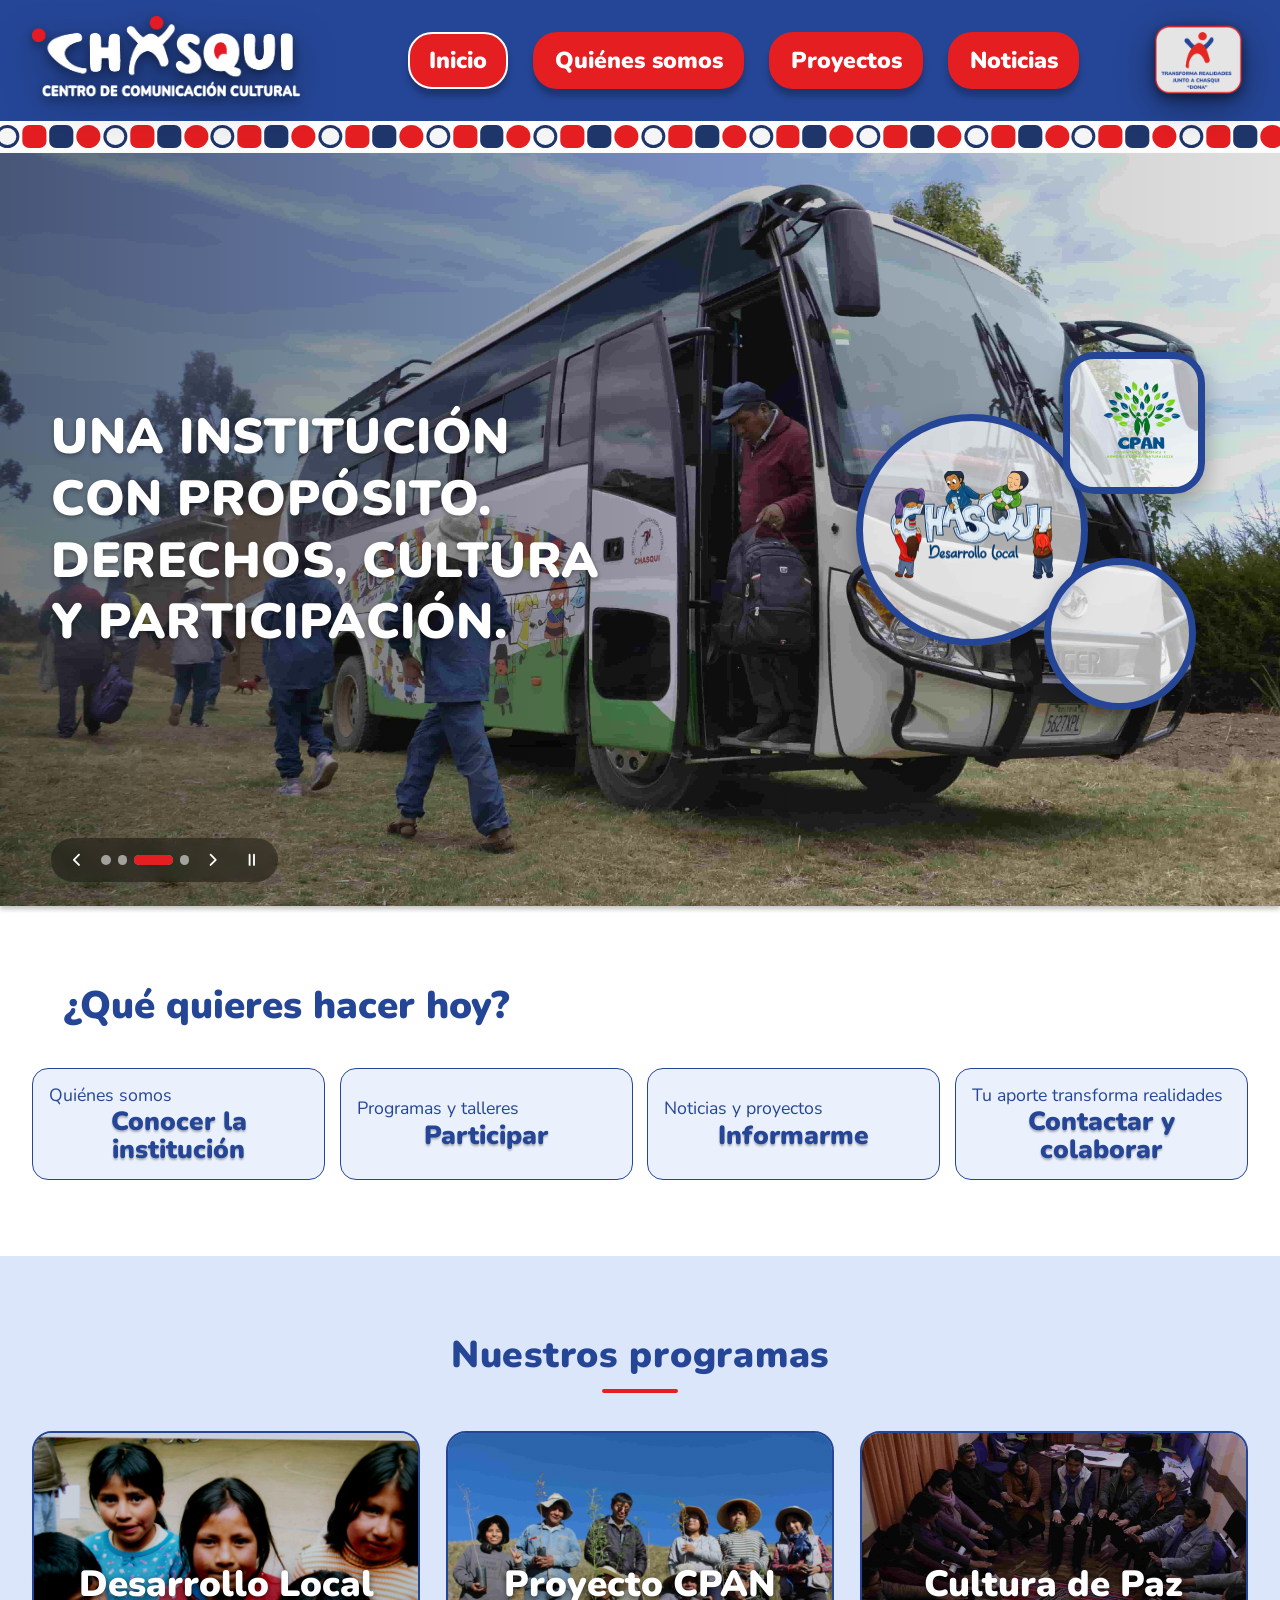
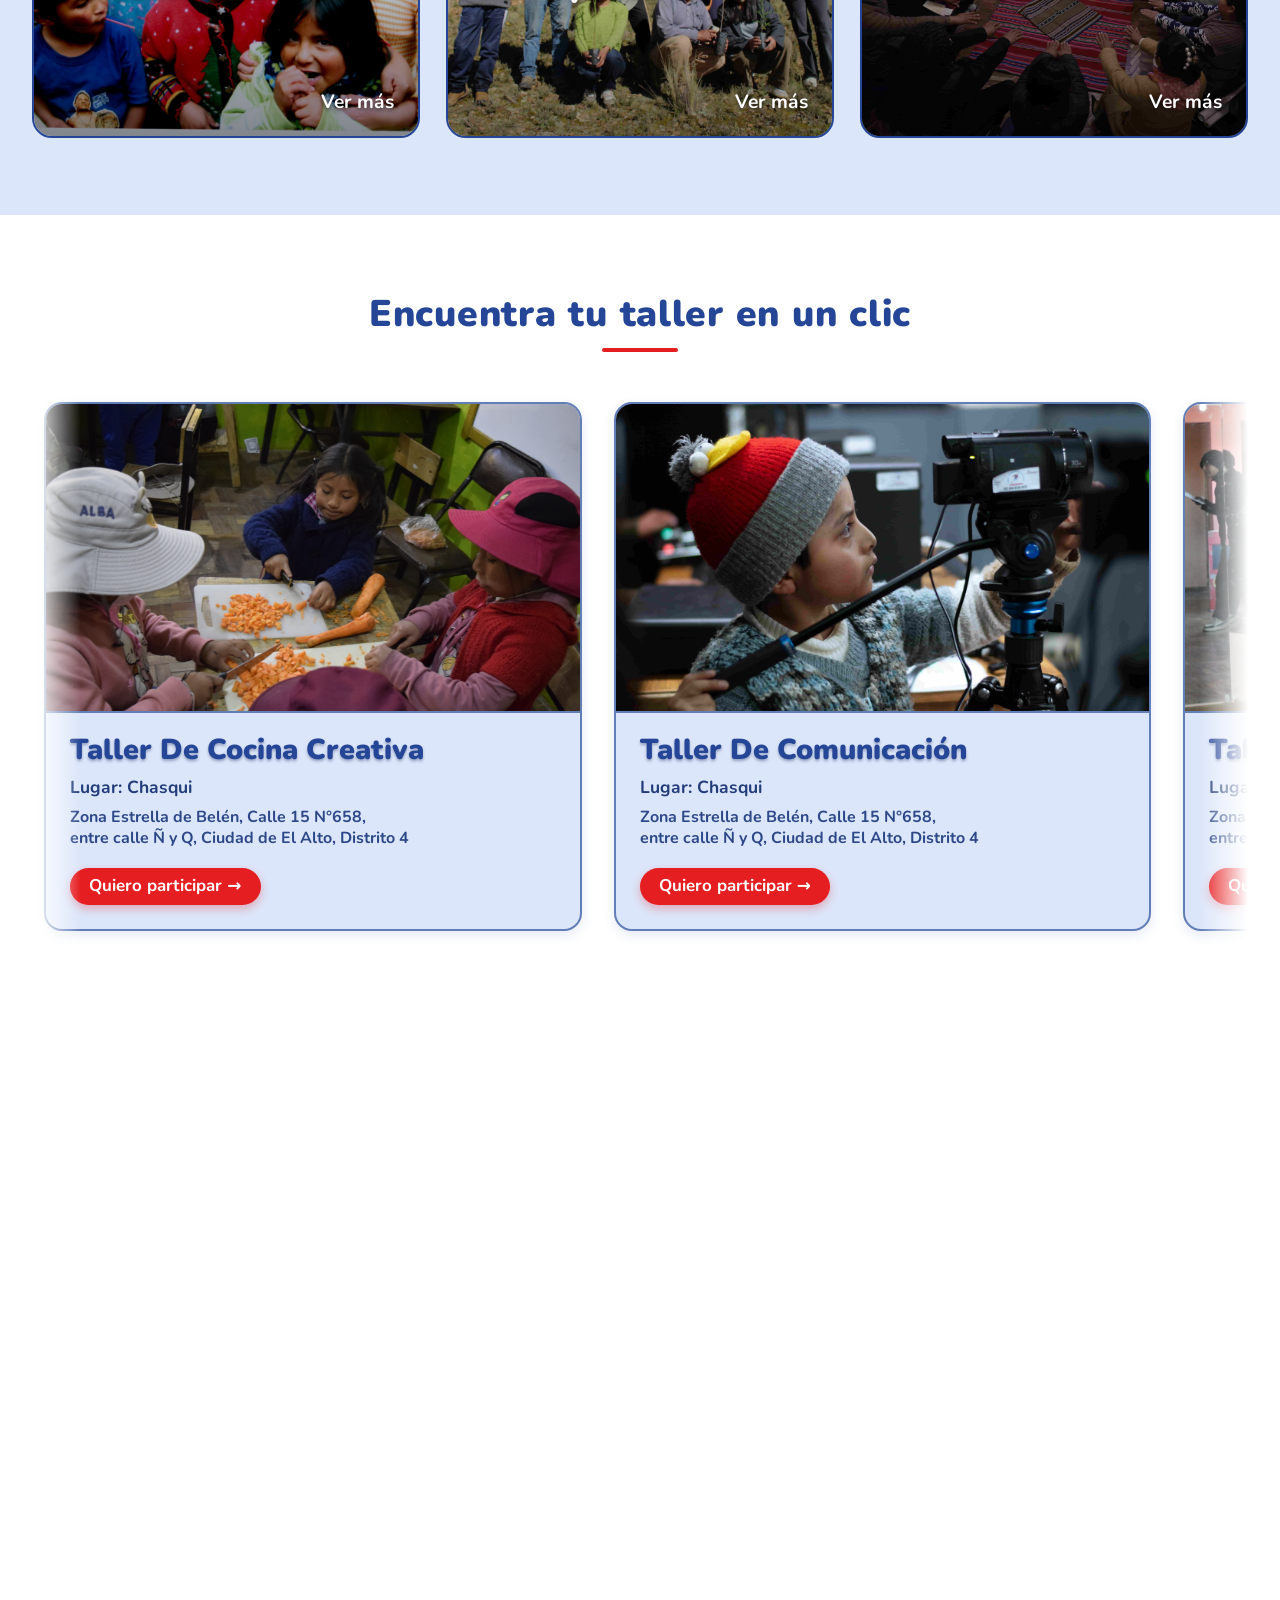
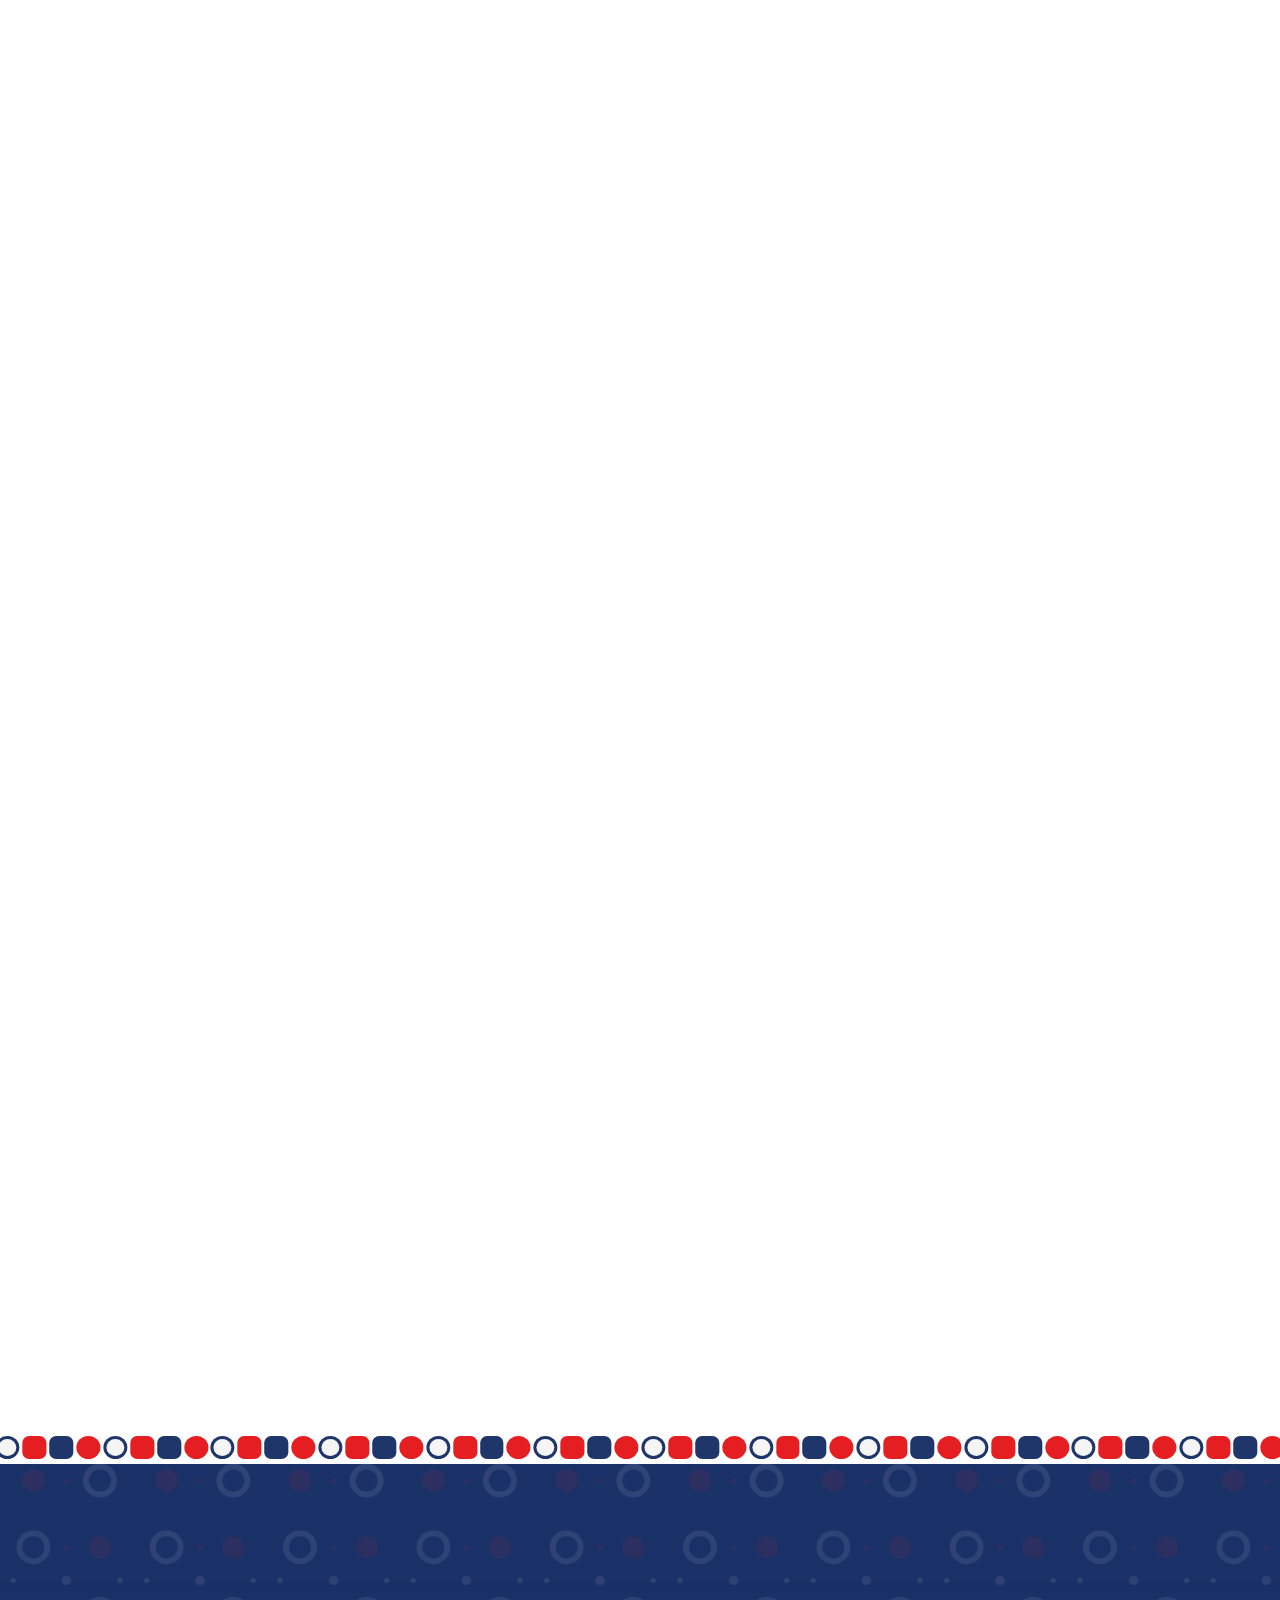
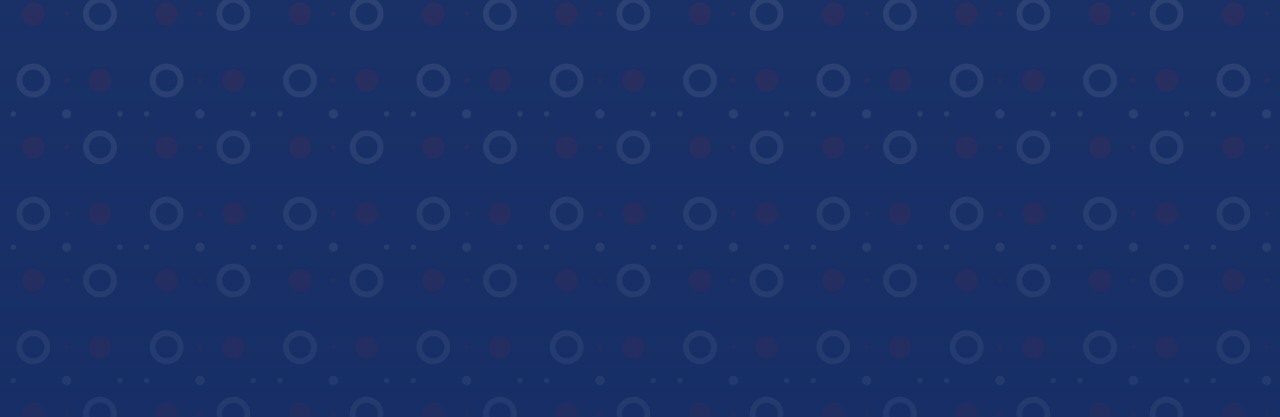
<file: index.html>
<!DOCTYPE html>
<html lang="es">

<head>
  <meta charset="UTF-8">
  <meta name="viewport" content="width=device-width, initial-scale=1.0">

  <title>Chasqui | Centro de Comunicación Cultural</title>
  <meta name="description"
    content="Conoce el trabajo del Centro de Comunicación Cultural Chasqui, sus programas, proyectos y talleres.">
  <meta name="theme-color" content="#254697">

  <!-- Vista previa al compartir el enlace (agrega og:url y og:image con la URL final al publicar) -->
  <meta property="og:type" content="website">
  <meta property="og:locale" content="es_BO">
  <meta property="og:title" content="Chasqui | Centro de Comunicación Cultural">
  <meta property="og:description"
    content="Programas, proyectos y talleres del Centro de Comunicación Cultural Chasqui.">

  <!-- Activa los estilos de animación solo si hay JavaScript (sin JS el contenido siempre se ve) -->
  <script>document.documentElement.classList.add("js");</script>

  <link rel="preconnect" href="https://fonts.googleapis.com">
  <link rel="preconnect" href="https://fonts.gstatic.com" crossorigin>
  <link href="https://fonts.googleapis.com/css2?family=Nunito:wght@400;600;700;800;900&display=swap" rel="stylesheet">

  <!-- La imagen del hero se pide antes para que cargue más rápido -->
  <link rel="preload" as="image" href="assets/images/hero-chasqui.jpg" fetchpriority="high">

  <link rel="stylesheet" href="css/variables.css">
  <link rel="stylesheet" href="css/styles.css">

  <script src="js/main.js" defer></script>
</head>

<body>

  <a class="skip-link" href="#contenido-principal">Saltar al contenido</a>

  <header class="site-header" id="inicio">
    <div class="header-container">

      <a class="site-header__brand" href="#inicio" aria-label="Chasqui - Ir al inicio">
        <img class="site-header__logo" src="assets/images/logo-chasqui.png"
          alt="Centro de Comunicación Cultural Chasqui" width="350" height="110">
      </a>

      <button class="menu-toggle" type="button" aria-label="Abrir menú de navegación"
        aria-controls="primary-navigation" aria-expanded="false">
        <span class="menu-toggle__line"></span>
        <span class="menu-toggle__line"></span>
        <span class="menu-toggle__line"></span>
      </button>

      <nav class="site-header__navigation" id="primary-navigation" aria-label="Navegación principal">
        <a class="site-header__link" href="#inicio" aria-current="page">Inicio</a>
        <a class="site-header__link" href="quienes-somos.html">Quiénes somos</a>
        <a class="site-header__link" href="programas.html">Proyectos</a>
        <a class="site-header__link" href="noticias.html">Noticias</a>
      </nav>

      <!-- Botón Dona: lleva al código QR de la página Colaborar -->
      <a class="site-header__donate" href="colaborar.html#qr">
        <img src="assets/images/donar.png" alt="Transforma realidades junto a Chasqui: dona" width="400"
          height="311">
      </a>

    </div>
  </header>

  <div class="pattern-divider" aria-hidden="true"></div>

  <main id="contenido-principal">

    <!-- HERO (slider de 4 imágenes) -->
    <section class="hero" id="presentacion" aria-labelledby="hero-title">
      <div class="hero__slide">

        <!-- Imágenes de fondo: la que tiene "is-active" es la primera en mostrarse.
             Cambia los nombres de archivo por los de tus 4 imágenes.
             Opcional: style="--focus: 50% 20%" mueve el encuadre de esa imagen. -->
        <img class="hero__background is-active" src="assets/images/hero-chasqui.jpg" alt="" width="1920"
          height="1080" fetchpriority="high" decoding="async">
        <img class="hero__background" src="assets/images/49.jpg" alt="" width="1920" height="1080"
          loading="lazy" decoding="async">
        <img class="hero__background" src="assets/images/51.jpg" alt="" width="1920" height="1080"
          loading="lazy" decoding="async">
        <img class="hero__background" src="assets/images/53.jpg" alt="" width="1920" height="1080"
          loading="lazy" decoding="async">

        <div class="hero__overlay" aria-hidden="true"></div>

        <div class="hero__content">
          <h1 class="hero__title" id="hero-title">
            UNA INSTITUCIÓN CON PROPÓSITO. DERECHOS, CULTURA Y PARTICIPACIÓN.
          </h1>
        </div>

        <div class="hero__logos" role="group" aria-label="Programas institucionales">

          <a class="hero__logo" data-slot="0" href="#programas" aria-label="Conoce Desarrollo Local">
            <img src="assets/images/logo-desarrollo-local.png" alt="Chasqui Desarrollo Local" width="300"
              height="300" decoding="async">
          </a>

          <a class="hero__logo" data-slot="1" href="#programas" aria-label="Conoce CPAN">
            <img src="assets/images/logo-cpan.png" alt="CPAN" width="200" height="200" decoding="async">
          </a>

          <a class="hero__logo" data-slot="2" href="#programas" aria-label="Conoce el programa cultural">
            <img src="assets/images/logo-cultural.png" alt="Ilustración del programa cultural de Chasqui"
              width="200" height="200" decoding="async">
          </a>

        </div>

        <!-- Los controles (flechas, puntos y pausa) los crea js/main.js -->

      </div>
    </section>


    <!-- ACCESOS RÁPIDOS -->
    <section class="quick-access section" aria-labelledby="quick-access-title">
      <div class="container">

        <h2 class="quick-access__title" id="quick-access-title" data-reveal>
          ¿Qué quieres hacer hoy?
        </h2>

        <div class="quick-access__grid" data-stagger>

          <a class="quick-card" href="quienes-somos.html">
            <span class="quick-card__description">Quiénes somos</span>
            <span class="quick-card__title">Conocer la institución</span>
          </a>

          <a class="quick-card" href="#talleres">
            <span class="quick-card__description">Programas y talleres</span>
            <span class="quick-card__title">Participar</span>
          </a>

          <a class="quick-card" href="noticias.html">
            <span class="quick-card__description">Noticias y proyectos</span>
            <span class="quick-card__title">Informarme</span>
          </a>

          <a class="quick-card" href="colaborar.html">
            <span class="quick-card__description">Tu aporte transforma realidades</span>
            <span class="quick-card__title">Contactar y colaborar</span>
          </a>

        </div>

      </div>
    </section>


    <!-- PROGRAMAS -->
    <section class="programs section" id="programas" aria-labelledby="programs-title">
      <div class="container">

        <h2 class="section-title" id="programs-title" data-reveal>Nuestros programas</h2>

        <div class="programs__grid" data-stagger="zoom">

          <article class="program-card">
            <img class="program-card__background" src="assets/images/31.jpg" alt="" width="800" height="600"
              loading="lazy">
            <h3 class="program-card__title">Desarrollo Local</h3>
            <a class="program-card__link" href="programas.html#desarrollo-local"
              aria-label="Ver más sobre Desarrollo Local">Ver más</a>
          </article>

          <article class="program-card">
            <img class="program-card__background" src="assets/images/41.jpg" alt="" width="800" height="600"
              loading="lazy">
            <h3 class="program-card__title">Proyecto CPAN</h3>
            <a class="program-card__link" href="programas.html#proyecto-cpan"
              aria-label="Ver más sobre Proyecto CPAN">Ver más</a>
          </article>

          <article class="program-card">
            <img class="program-card__background" src="assets/images/47.jpg" alt="" width="800" height="600"
              loading="lazy">
            <h3 class="program-card__title">Cultura de Paz</h3>
            <a class="program-card__link" href="programas.html#cultura-paz"
              aria-label="Ver más sobre Cultura de Paz">Ver más</a>
          </article>

        </div>

      </div>
    </section>


    <!-- TALLERES -->
    <section class="workshops section" id="talleres" aria-labelledby="workshops-title">
      <div class="container">

        <h2 class="section-title" id="workshops-title" data-reveal>Encuentra tu taller en un clic</h2>

        <div class="workshops__carousel-wrapper" data-reveal>
          <!-- main.js duplica estas tarjetas (marcadas como ocultas para lectores de pantalla) para el bucle infinito -->
          <div class="workshops__carousel" id="workshops-carousel" tabindex="0" role="region"
            aria-label="Talleres disponibles">

            <article class="workshop-card">
              <div class="workshop-card__media">
                <img src="imagenes2/taller-cocina.jpg" alt="Participantes del taller de cocina creativa"
                  width="800" height="500" loading="lazy">
              </div>
              <div class="workshop-card__body">
                <h3 class="workshop-card__title"><a class="workshop-card__link" href="#contacto" data-interest="Taller De Cocina Creativa">Taller De Cocina Creativa</a></h3>
                <p class="workshop-card__location-label">Lugar: Chasqui</p>
                <p class="workshop-card__address">
                  Zona Estrella de Belén, Calle 15 N°658,<br>
                  entre calle Ñ y Q, Ciudad de El Alto, Distrito 4
                </p>
                <span class="workshop-card__cta" aria-hidden="true">Quiero participar</span>
              </div>
            </article>

            <article class="workshop-card">
              <div class="workshop-card__media">
                <img src="imagenes2/45.jpg" alt="Participantes del taller de comunicación"
                  width="800" height="500" loading="lazy">
              </div>
              <div class="workshop-card__body">
                <h3 class="workshop-card__title"><a class="workshop-card__link" href="#contacto" data-interest="Taller De Comunicación">Taller De Comunicación</a></h3>
                <p class="workshop-card__location-label">Lugar: Chasqui</p>
                <p class="workshop-card__address">
                  Zona Estrella de Belén, Calle 15 N°658,<br>
                  entre calle Ñ y Q, Ciudad de El Alto, Distrito 4
                </p>
                <span class="workshop-card__cta" aria-hidden="true">Quiero participar</span>
              </div>
            </article>

            <article class="workshop-card">
              <div class="workshop-card__media">
                <img src="imagenes2/teatro.jpg" alt="Participantes del taller de teatro" width="800"
                  height="500" loading="lazy">
              </div>
              <div class="workshop-card__body">
                <h3 class="workshop-card__title"><a class="workshop-card__link" href="#contacto" data-interest="Taller De Teatro">Taller De Teatro</a></h3>
                <p class="workshop-card__location-label">Lugar: Chasqui</p>
                <p class="workshop-card__address">
                  Zona Estrella de Belén, Calle 15 N°658,<br>
                  entre calle Ñ y Q, Ciudad de El Alto, Distrito 4
                </p>
                <span class="workshop-card__cta" aria-hidden="true">Quiero participar</span>
              </div>
            </article>

            <article class="workshop-card">
              <div class="workshop-card__media">
                <img src="imagenes2/chasqui-elencooficial.png" alt="Elenco oficial de danza de Chasqui"
                  width="800" height="500" loading="lazy">
              </div>
              <div class="workshop-card__body">
                <h3 class="workshop-card__title"><a class="workshop-card__link" href="#contacto" data-interest="Taller De Danza">Taller De Danza</a></h3>
                <p class="workshop-card__location-label">Lugar: Chasqui</p>
                <p class="workshop-card__address">
                  Zona Estrella de Belén, Calle 15 N°658,<br>
                  entre calle Ñ y Q, Ciudad de El Alto, Distrito 4
                </p>
                <span class="workshop-card__cta" aria-hidden="true">Quiero participar</span>
              </div>
            </article>

            <article class="workshop-card">
              <div class="workshop-card__media">
                <img src="imagenes2/voluntarios-chasqui1.png" alt="Voluntarios de Chasqui" width="800"
                  height="500" loading="lazy">
              </div>
              <div class="workshop-card__body">
                <h3 class="workshop-card__title"><a class="workshop-card__link" href="voluntarios.html">Voluntarios Chasqui</a></h3>
                <p class="workshop-card__location-label">Lugar: Chasqui</p>
                <p class="workshop-card__address">
                  Zona Estrella de Belén, Calle 15 N°658,<br>
                  entre calle Ñ y Q, Ciudad de El Alto, Distrito 4
                </p>
                <span class="workshop-card__cta" aria-hidden="true">Conocer el voluntariado</span>
              </div>
            </article>

          </div>
        </div>

      </div>
    </section>


    <!-- INFORMACIÓN QUE TRANSFORMA -->
    <section class="transform section" id="informacion" aria-labelledby="transform-title">
      <div class="container">

        <h2 class="section-title" id="transform-title" data-reveal>Información que transforma</h2>

        <div class="transform__grid-top" data-stagger>
          <article class="transform-card">
            <div class="transform-card__media">
              <img src="assets/images/noticias-recientes.png" alt="Noticias y proyectos recientes" width="800"
                height="500" loading="lazy">
            </div>
            <div class="transform-card__body">
              <h3 class="transform-card__title">Noticias y proyectos recientes</h3>
              <a class="transform-card__link" href="noticias.html"
                aria-label="Ver más sobre noticias y proyectos recientes">Ver más</a>
            </div>
          </article>

          <article class="transform-card">
            <div class="transform-card__media">
              <img src="assets/images/biblioteca-chasqui.png" alt="Biblioteca Chasqui" width="800" height="500"
                loading="lazy">
            </div>
            <div class="transform-card__body">
              <h3 class="transform-card__title">Biblioteca Chasqui</h3>
              <a class="transform-card__link" href="noticias.html#libro1"
                aria-label="Ver más sobre la Biblioteca Chasqui">Ver más</a>
            </div>
          </article>
        </div>

        <!-- El número final está en el HTML; main.js lo anima desde 0 -->
        <div class="transform__grid-stats" data-stagger="zoom">

          <div class="stat-card">
            <span class="stat-card__number" data-target="121817">121.817</span>
            <p class="stat-card__label">Personas alcanzadas</p>
            <p class="stat-card__text">
              Procesos educativos, culturales, comunicacionales y comunitarios desarrollados por Chasqui
            </p>
          </div>

          <div class="stat-card">
            <span class="stat-card__number" data-target="45">45</span>
            <p class="stat-card__label">Proyectos realizados</p>
            <p class="stat-card__text">
              Iniciativas ejecutadas junto a comunidades, organizaciones, niñas, niños, adolescentes y familias.
            </p>
          </div>

          <div class="stat-card">
            <span class="stat-card__number" data-target="20">20</span>
            <p class="stat-card__label">Convenios firmados</p>
            <p class="stat-card__text">
              Alianzas institucionales que fortalecen el trabajo social y comunitario.
            </p>
          </div>

        </div>

      </div>
    </section>


    <!-- CONTACTO -->
    <section class="contact section" id="contacto" aria-labelledby="contact-title">
      <div class="container contact__container">

        <div class="contact__info" data-reveal="left">
          <h2 class="contact__title" id="contact-title">Escríbenos y sé parte de Chasqui</h2>
          <p class="contact__description">
            Cuéntanos qué te interesa:<br>
            talleres, voluntariado o alianzas. Te responderemos lo antes posible.
          </p>

          <a class="contact__card" href="voluntarios.html" title="Conoce a los voluntarios de Chasqui">
            <img src="assets/images/voluntarios-chasqui.png" alt="Voluntarios Chasqui: conoce el voluntariado"
              width="380" height="100" loading="lazy">
          </a>
        </div>

        <!-- Para enviar mensajes reales, coloca en "action" la URL de un servicio como Formspree o Web3Forms -->
        <form class="contact__form" id="contact-form" action="#" method="POST" novalidate data-reveal="right">

          <div class="form-group">
            <label class="form-label" for="nombre">Nombre completo</label>
            <input class="form-input" type="text" id="nombre" name="nombre" placeholder="Escribe tu nombre"
              autocomplete="name" required>
          </div>

          <div class="form-group">
            <label class="form-label" for="correo">Correo electrónico</label>
            <input class="form-input" type="email" id="correo" name="correo" placeholder="Escribe tu correo"
              autocomplete="email" required>
          </div>

          <div class="form-group">
            <label class="form-label" for="whatsapp">Número de WhatsApp</label>
            <input class="form-input" type="tel" id="whatsapp" name="whatsapp" placeholder="Escribe tu número"
              autocomplete="tel" inputmode="tel" pattern="[0-9+()\s\-]{7,20}" required>
          </div>

          <div class="form-group">
            <label class="form-label" for="mensaje">Mensaje</label>
            <textarea class="form-textarea" id="mensaje" name="mensaje" rows="4" placeholder="Escribe tu mensaje"
              required></textarea>
          </div>

          <!-- Campo trampa contra bots: las personas no lo ven -->
          <div class="visually-hidden" aria-hidden="true">
            <label for="website">No completar este campo</label>
            <input type="text" id="website" name="website" tabindex="-1" autocomplete="off">
          </div>

          <button class="form-button" type="submit">Enviar mensaje</button>
          <p class="form-status" role="status" aria-live="polite"></p>

        </form>

      </div>
    </section>


    <!-- AUSPICIADORES -->
    <section class="sponsors" id="auspiciadores" aria-label="Auspiciadores y patrocinadores">
      <div class="sponsors__container container" data-reveal>
        <!-- main.js duplica estos logos para el bucle infinito -->
        <div class="sponsors__track" id="sponsors-track" data-marquee>

          <div class="sponsor-item">
            <img src="assets/images/compa.jpg" alt="COMPA" width="240" height="120" loading="lazy">
          </div>
          <div class="sponsor-item">
            <img src="assets/images/defensor-del-pueblo.png" alt="Defensor del Pueblo" width="240" height="120"
              loading="lazy">
          </div>
          <div class="sponsor-item">
            <img src="assets/images/eirene.png" alt="Eirene" width="240" height="120" loading="lazy">
          </div>
          <div class="sponsor-item">
            <img src="assets/images/embajada-de-alemania-en-bolivia.jpg" alt="Embajada de Alemania en Bolivia"
              width="240" height="120" loading="lazy">
          </div>
          <div class="sponsor-item">
            <img src="assets/images/emblema-policia-boliviana.jpg" alt="Policía Boliviana" width="240"
              height="120" loading="lazy">
          </div>
          <div class="sponsor-item">
            <img src="assets/images/svalorna.webp" alt="Svalorna" width="240" height="120" loading="lazy">
          </div>

        </div>
      </div>
    </section>

  </main>


  <div class="pattern-divider" aria-hidden="true"></div>

  <footer class="footer" id="contacto-footer" aria-label="Información institucional y de contacto">
    <div class="footer__container" data-stagger>

      <div class="footer__col footer__col--text">
        <p class="footer__text">
          Comunicación, cultura, educación, prevención y participación social al servicio de niñas, niños,
          adolescentes, jóvenes y comunidades.
        </p>
      </div>

      <div class="footer__col footer__col--figure">
        <img src="assets/images/footer-figure.png" alt="Figura institucional de Chasqui" width="220" height="220"
          loading="lazy">
      </div>

      <address class="footer__col footer__col--contact">

        <div class="footer__contact-item">
          <span class="footer__icon-wrapper" aria-hidden="true">
            <svg class="footer__icon" viewBox="0 0 24 24" fill="currentColor">
              <path
                d="M12 2C8.13 2 5 5.13 5 9c0 5.25 7 13 7 13s7-7.75 7-13c0-3.87-3.13-7-7-7zm0 9.5c-1.38 0-2.5-1.12-2.5-2.5s1.12-2.5 2.5-2.5 2.5 1.12 2.5 2.5-1.12 2.5-2.5 2.5z" />
            </svg>
          </span>
          <p class="footer__contact-text">
            Zona Estrella de Belén, Calle 15 N°658, entre calle Ñ y Q, Ciudad de El Alto, Distrito 4.
          </p>
        </div>

        <div class="footer__contact-item">
          <span class="footer__icon-wrapper" aria-hidden="true">
            <svg class="footer__icon" viewBox="0 0 24 24" fill="currentColor">
              <path
                d="M6.62 10.79c1.44 2.83 3.76 5.14 6.59 6.59l2.2-2.2c.27-.27.67-.36 1.02-.24 1.12.37 2.33.57 3.57.57.55 0 1 .45 1 1V20c0 .55-.45 1-1 1-9.39 0-17-7.61-17-17 0-.55.45-1 1-1h3.5c.55 0 1 .45 1 1 0 1.25.2 2.45.57 3.57.11.35.03.74-.25 1.02l-2.2 2.2z" />
            </svg>
          </span>
          <p class="footer__contact-text"><a href="tel:+59122883889">(591-2) 2883889</a></p>
        </div>

        <div class="footer__contact-item">
          <span class="footer__icon-wrapper" aria-hidden="true">
            <svg class="footer__icon" viewBox="0 0 24 24" fill="currentColor">
              <path
                d="M17 1.01L7 1c-1.1 0-2 .9-2 2v18c0 1.1.9 2 2 2h10c1.1 0 2-.9 2-2V3c0-1.1-.9-1.99-2-1.99zM17 19H7V5h10v14z" />
            </svg>
          </span>
          <p class="footer__contact-text"><a href="tel:+59171996503">(591) 71996503</a></p>
        </div>

        <div class="footer__contact-item">
          <span class="footer__icon-wrapper" aria-hidden="true">
            <svg class="footer__icon" viewBox="0 0 24 24" fill="currentColor">
              <path
                d="M20 4H4c-1.1 0-1.99.9-1.99 2L2 18c0 1.1.9 2 2 2h16c1.1 0 2-.9 2-2V6c0-1.1-.9-2-2-2zm0 4l-8 5-8-5V6l8 5 8-5v2z" />
            </svg>
          </span>
          <p class="footer__contact-text"><a href="mailto:cccchasqui.bolivia@gmail.com">cccchasqui.bolivia@gmail.com</a></p>
        </div>

      </address>

    </div>
  </footer>

</body>

</html>
</file>
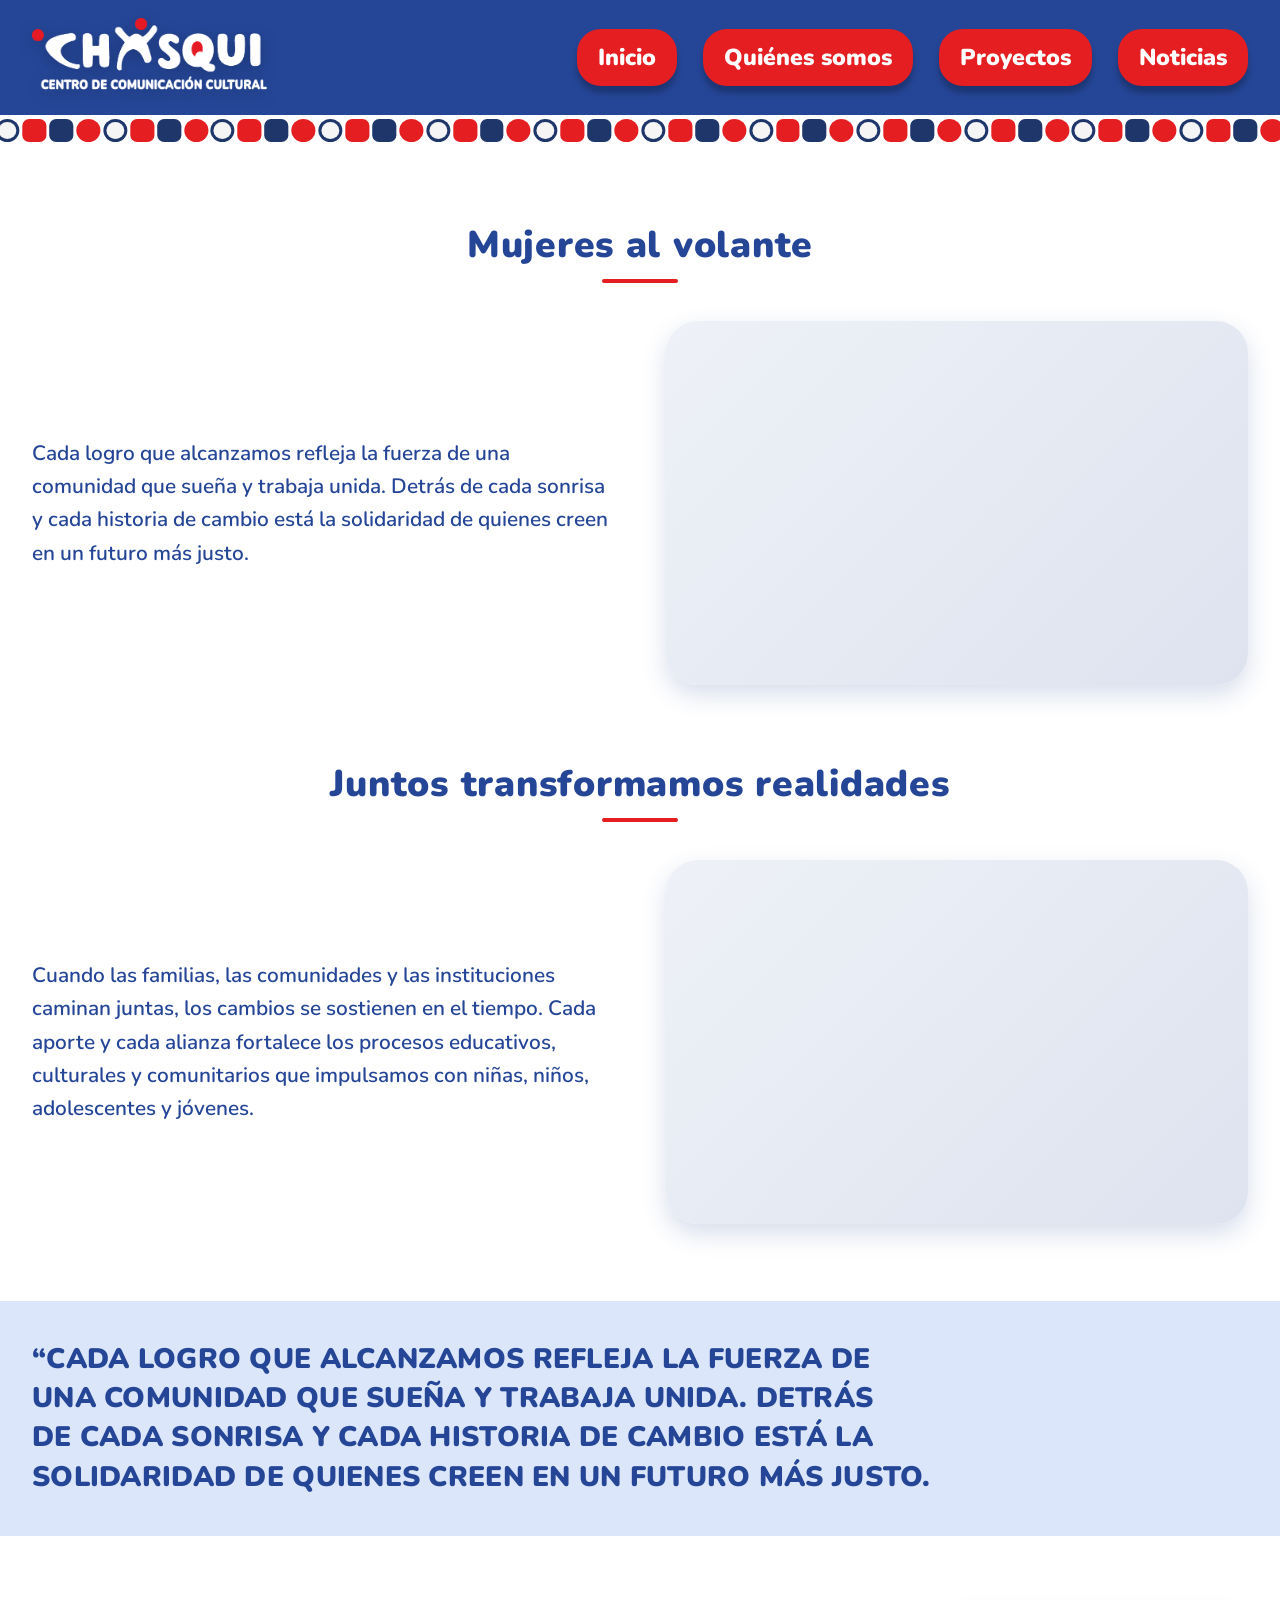
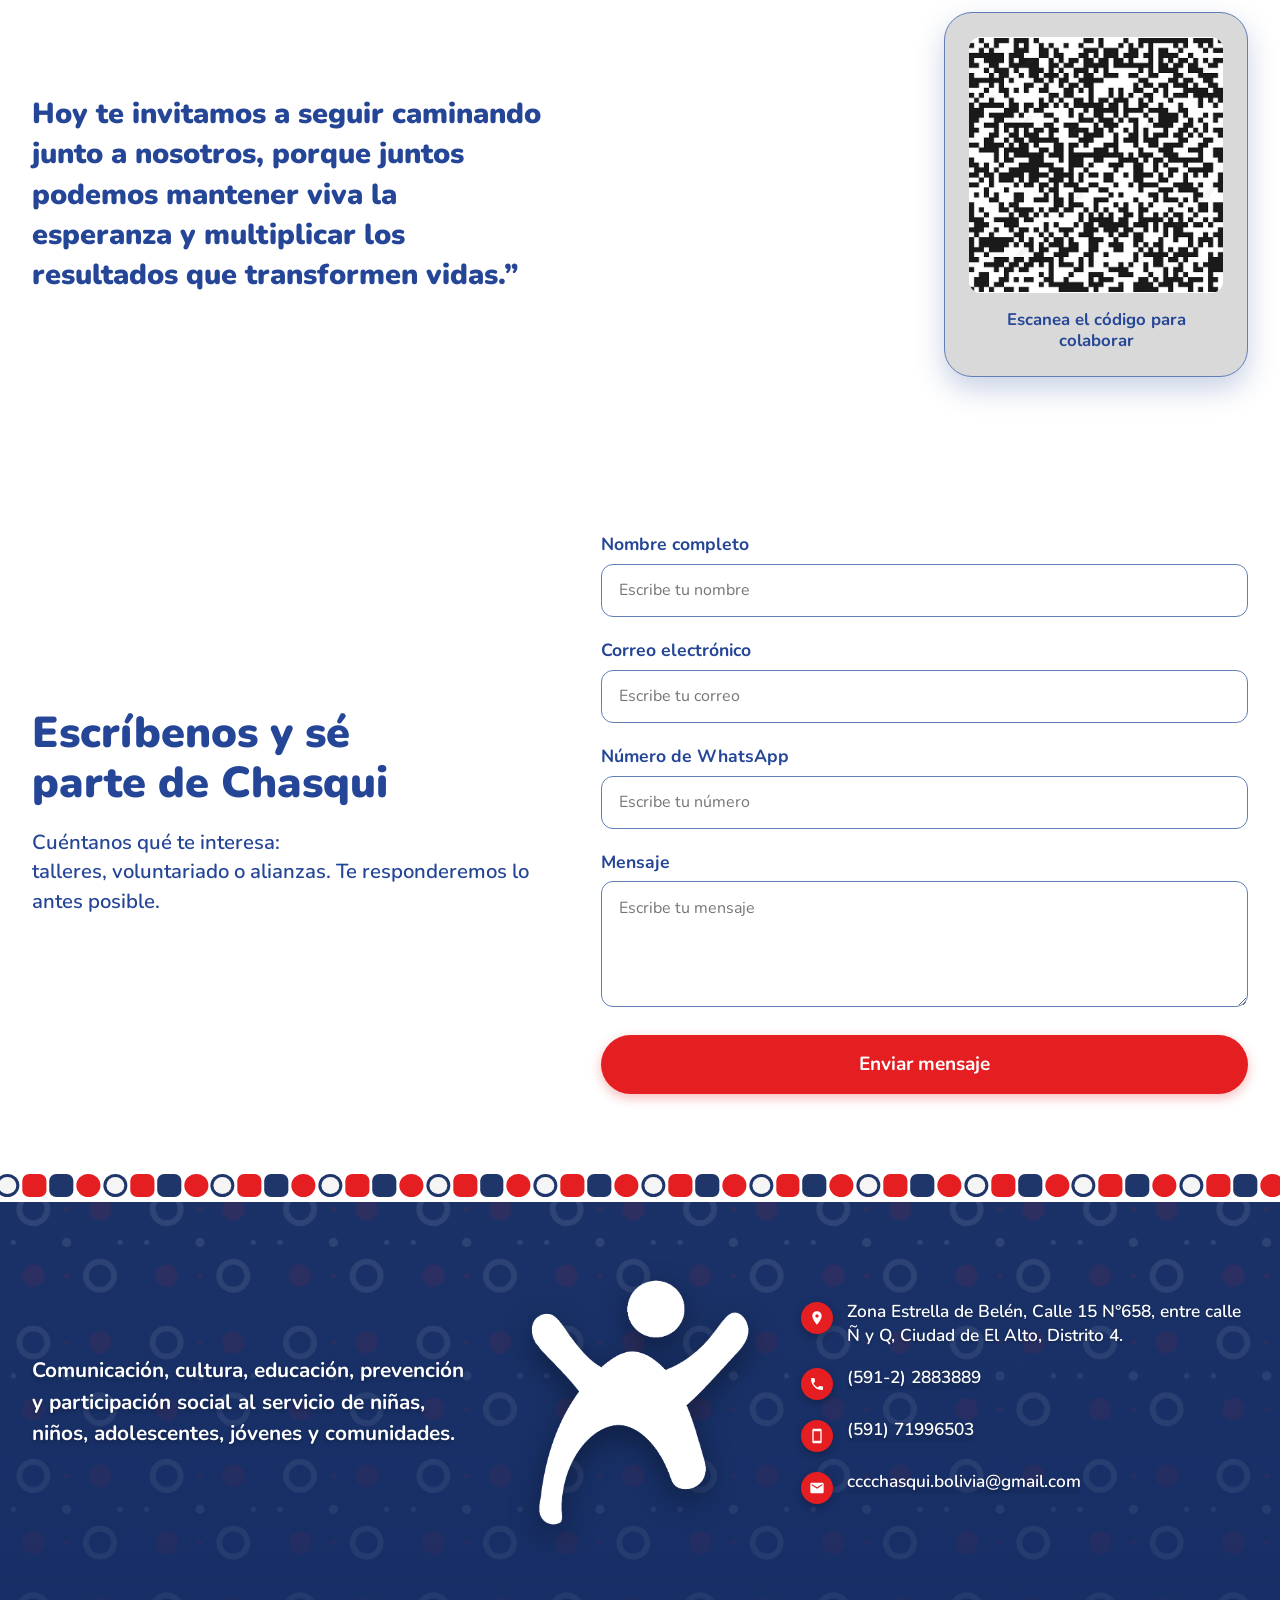
<file: colaborar.html>
<!DOCTYPE html>
<html lang="es">

<head>
  <meta charset="UTF-8">
  <meta name="viewport" content="width=device-width, initial-scale=1.0">

  <title>Colaborar | Centro de Comunicación Cultural Chasqui</title>
  <meta name="description"
    content="Conoce los proyectos de Chasqui y descubre cómo colaborar: escanea el código QR o escríbenos para ser parte del cambio.">
  <meta name="theme-color" content="#254697">

  <meta property="og:type" content="website">
  <meta property="og:locale" content="es_BO">
  <meta property="og:title" content="Colaborar | Chasqui">
  <meta property="og:description"
    content="Proyectos de Chasqui y formas de colaborar con niñas, niños, adolescentes, jóvenes y comunidades.">

  <!-- Activa los estilos de animación solo si hay JavaScript (sin JS el contenido siempre se ve) -->
  <script>document.documentElement.classList.add("js");</script>

  <link rel="preconnect" href="https://fonts.googleapis.com">
  <link rel="preconnect" href="https://fonts.gstatic.com" crossorigin>
  <link href="https://fonts.googleapis.com/css2?family=Nunito:wght@400;600;700;800;900&display=swap" rel="stylesheet">

  <link rel="stylesheet" href="colaborar.css">
  <script src="colaborar.js" defer></script>
</head>

<body>

  <a class="skip-link" href="#contenido-principal">Saltar al contenido</a>

  <header class="site-header">
    <div class="header-container">

      <a class="site-header__brand" href="index.html" aria-label="Chasqui - Ir al inicio">
        <img class="site-header__logo" src="assets/images/logo-chasqui.png"
          alt="Centro de Comunicación Cultural Chasqui" width="350" height="110">
      </a>

      <button class="menu-toggle" type="button" aria-label="Abrir menú de navegación" aria-controls="primary-navigation"
        aria-expanded="false">
        <span class="menu-toggle__line"></span>
        <span class="menu-toggle__line"></span>
        <span class="menu-toggle__line"></span>
      </button>

      <nav class="site-header__navigation" id="primary-navigation" aria-label="Navegación principal">
        <a class="site-header__link" href="index.html">Inicio</a>
        <a class="site-header__link" href="quienes-somos.html">Quiénes somos</a>
        <a class="site-header__link" href="programas.html">Proyectos</a>
        <a class="site-header__link" href="noticias.html">Noticias</a>
      </nav>

    </div>
  </header>

  <div class="pattern-divider" aria-hidden="true"></div>


  <main id="contenido-principal">

    <h1 class="visually-hidden">Colabora con Chasqui</h1>

    <!-- PROYECTO 1 -->
    <section class="project section" aria-labelledby="project-1-title">
      <div class="container">

        <h2 class="section-title" id="project-1-title" data-reveal>Mujeres al volante</h2>

        <div class="project__grid">
          <div class="project__text" data-reveal="left">
            <p>
              Cada logro que alcanzamos refleja la fuerza de una comunidad que sueña y trabaja unida.
              Detrás de cada sonrisa y cada historia de cambio está la solidaridad de quienes creen en un
              futuro más justo.
            </p>
          </div>

          <!-- Para un video propio cambia el <img> por:
               <video controls preload="metadata" poster="assets/images/colaborar-proyecto-1.jpg">
                 <source src="assets/videos/mujeres-al-volante.mp4" type="video/mp4">
               </video>
               Para YouTube usa un <iframe> con title="..." y loading="lazy". -->
          <figure class="project__media" data-reveal="right">
            <div class="project__video-wrapper">
              <iframe src="https://www.youtube.com/embed/DypABEnhD9A?si=3-pSVLuGc_qmFYzH"
                title="Proyecto Mujeres al volante de Chasqui" frameborder="0"
                allow="accelerometer; autoplay; clipboard-write; encrypted-media; gyroscope; picture-in-picture; web-share"
                referrerpolicy="strict-origin-when-cross-origin" allowfullscreen loading="lazy">
              </iframe>
            </div>
          </figure>
        </div>

      </div>
    </section>


    <!-- PROYECTO 2 (texto de ejemplo: reemplázalo por el definitivo) -->
    <section class="project section" aria-labelledby="project-2-title">
      <div class="container">

        <h2 class="section-title" id="project-2-title" data-reveal>Juntos transformamos realidades</h2>

        <div class="project__grid">
          <div class="project__text" data-reveal="left">
            <p>
              Cuando las familias, las comunidades y las instituciones caminan juntas, los cambios se
              sostienen en el tiempo. Cada aporte y cada alianza fortalece los procesos educativos,
              culturales y comunitarios que impulsamos con niñas, niños, adolescentes y jóvenes.
            </p>
          </div>

          <figure class="project__media" data-reveal="right">
            <div class="project__video-wrapper">
              <iframe src="https://www.youtube.com/embed/AByUnW9cvmE?si=mMHEwuu9Z-4qN0XT"
                title="Video del proyecto Chasqui" frameborder="0"
                allow="accelerometer; autoplay; clipboard-write; encrypted-media; gyroscope; picture-in-picture; web-share"
                referrerpolicy="strict-origin-when-cross-origin" allowfullscreen loading="lazy">
              </iframe>
            </div>
          </figure>
        </div>

      </div>
    </section>


    <!-- FRASE DESTACADA -->
    <section class="quote-band" aria-label="Mensaje de Chasqui">
      <div class="container">
        <p class="quote-band__text" data-reveal>
          “Cada logro que alcanzamos refleja la fuerza de una comunidad que sueña y trabaja unida. Detrás de cada
          sonrisa y cada historia de cambio está la solidaridad de quienes creen en un futuro más justo.
        </p>
      </div>
    </section>


    <!-- INVITACIÓN + CÓDIGO QR -->
    <section class="invite section" id="qr" aria-labelledby="invite-text">
      <div class="container invite__container">

        <p class="invite__text" id="invite-text" data-reveal="left">
          Hoy te invitamos a seguir caminando junto a nosotros, porque juntos podemos mantener viva la
          esperanza y multiplicar los resultados que transformen vidas.”
        </p>

        <figure class="qr-card" data-reveal="zoom">
          <img class="qr-card__image" src="assets/images/qr.jpg" alt="Código QR para colaborar con Chasqui"
            width="400" height="400" loading="lazy">
          <figcaption class="qr-card__caption">Escanea el código para colaborar</figcaption>
        </figure>

      </div>
    </section>


    <!-- CONTACTO -->
    <section class="contact section" id="contacto" aria-labelledby="contact-title">
      <div class="container contact__container">

        <div class="contact__info" data-reveal="left">
          <h2 class="contact__title" id="contact-title">Escríbenos y sé parte de Chasqui</h2>
          <p class="contact__description">
            Cuéntanos qué te interesa:<br>
            talleres, voluntariado o alianzas. Te responderemos lo antes posible.
          </p>
        </div>

        <!-- Para enviar mensajes reales, coloca en "action" la URL de un servicio como Formspree o Web3Forms -->
        <form class="contact__form" id="contact-form" action="#" method="POST" novalidate data-reveal="right">

          <div class="form-group">
            <label class="form-label" for="nombre">Nombre completo</label>
            <input class="form-input" type="text" id="nombre" name="nombre" placeholder="Escribe tu nombre"
              autocomplete="name" required>
          </div>

          <div class="form-group">
            <label class="form-label" for="correo">Correo electrónico</label>
            <input class="form-input" type="email" id="correo" name="correo" placeholder="Escribe tu correo"
              autocomplete="email" required>
          </div>

          <div class="form-group">
            <label class="form-label" for="whatsapp">Número de WhatsApp</label>
            <input class="form-input" type="tel" id="whatsapp" name="whatsapp" placeholder="Escribe tu número"
              autocomplete="tel" inputmode="tel" pattern="[0-9+()\s\-]{7,20}" required>
          </div>

          <div class="form-group">
            <label class="form-label" for="mensaje">Mensaje</label>
            <textarea class="form-textarea" id="mensaje" name="mensaje" rows="4" placeholder="Escribe tu mensaje"
              required></textarea>
          </div>

          <!-- Campo trampa contra bots: las personas no lo ven -->
          <div class="visually-hidden" aria-hidden="true">
            <label for="website">No completar este campo</label>
            <input type="text" id="website" name="website" tabindex="-1" autocomplete="off">
          </div>

          <button class="form-button" type="submit">Enviar mensaje</button>
          <p class="form-status" role="status" aria-live="polite"></p>

        </form>

      </div>
    </section>

  </main>


  <div class="pattern-divider" aria-hidden="true"></div>

  <footer class="footer" id="contacto-footer" aria-label="Información institucional y de contacto">
    <div class="footer__container" data-stagger>

      <div class="footer__col footer__col--text">
        <p class="footer__text">
          Comunicación, cultura, educación, prevención y participación social al servicio de niñas, niños,
          adolescentes, jóvenes y comunidades.
        </p>
      </div>

      <div class="footer__col footer__col--figure">
        <img src="assets/images/footer-figure.png" alt="Figura institucional de Chasqui" width="220" height="220"
          loading="lazy">
      </div>

      <address class="footer__col footer__col--contact">

        <div class="footer__contact-item">
          <span class="footer__icon-wrapper" aria-hidden="true">
            <svg class="footer__icon" viewBox="0 0 24 24" fill="currentColor">
              <path
                d="M12 2C8.13 2 5 5.13 5 9c0 5.25 7 13 7 13s7-7.75 7-13c0-3.87-3.13-7-7-7zm0 9.5c-1.38 0-2.5-1.12-2.5-2.5s1.12-2.5 2.5-2.5 2.5 1.12 2.5 2.5-1.12 2.5-2.5 2.5z" />
            </svg>
          </span>
          <p class="footer__contact-text">
            Zona Estrella de Belén, Calle 15 N°658, entre calle Ñ y Q, Ciudad de El Alto, Distrito 4.
          </p>
        </div>

        <div class="footer__contact-item">
          <span class="footer__icon-wrapper" aria-hidden="true">
            <svg class="footer__icon" viewBox="0 0 24 24" fill="currentColor">
              <path
                d="M6.62 10.79c1.44 2.83 3.76 5.14 6.59 6.59l2.2-2.2c.27-.27.67-.36 1.02-.24 1.12.37 2.33.57 3.57.57.55 0 1 .45 1 1V20c0 .55-.45 1-1 1-9.39 0-17-7.61-17-17 0-.55.45-1 1-1h3.5c.55 0 1 .45 1 1 0 1.25.2 2.45.57 3.57.11.35.03.74-.25 1.02l-2.2 2.2z" />
            </svg>
          </span>
          <p class="footer__contact-text"><a href="tel:+59122883889">(591-2) 2883889</a></p>
        </div>

        <div class="footer__contact-item">
          <span class="footer__icon-wrapper" aria-hidden="true">
            <svg class="footer__icon" viewBox="0 0 24 24" fill="currentColor">
              <path
                d="M17 1.01L7 1c-1.1 0-2 .9-2 2v18c0 1.1.9 2 2 2h10c1.1 0 2-.9 2-2V3c0-1.1-.9-1.99-2-1.99zM17 19H7V5h10v14z" />
            </svg>
          </span>
          <p class="footer__contact-text"><a href="tel:+59171996503">(591) 71996503</a></p>
        </div>

        <div class="footer__contact-item">
          <span class="footer__icon-wrapper" aria-hidden="true">
            <svg class="footer__icon" viewBox="0 0 24 24" fill="currentColor">
              <path
                d="M20 4H4c-1.1 0-1.99.9-1.99 2L2 18c0 1.1.9 2 2 2h16c1.1 0 2-.9 2-2V6c0-1.1-.9-2-2-2zm0 4l-8 5-8-5V6l8 5 8-5v2z" />
            </svg>
          </span>
          <p class="footer__contact-text"><a href="mailto:cccchasqui.bolivia@gmail.com">cccchasqui.bolivia@gmail.com</a>
          </p>
        </div>

      </address>

    </div>
  </footer>

</body>

</html>
</file>
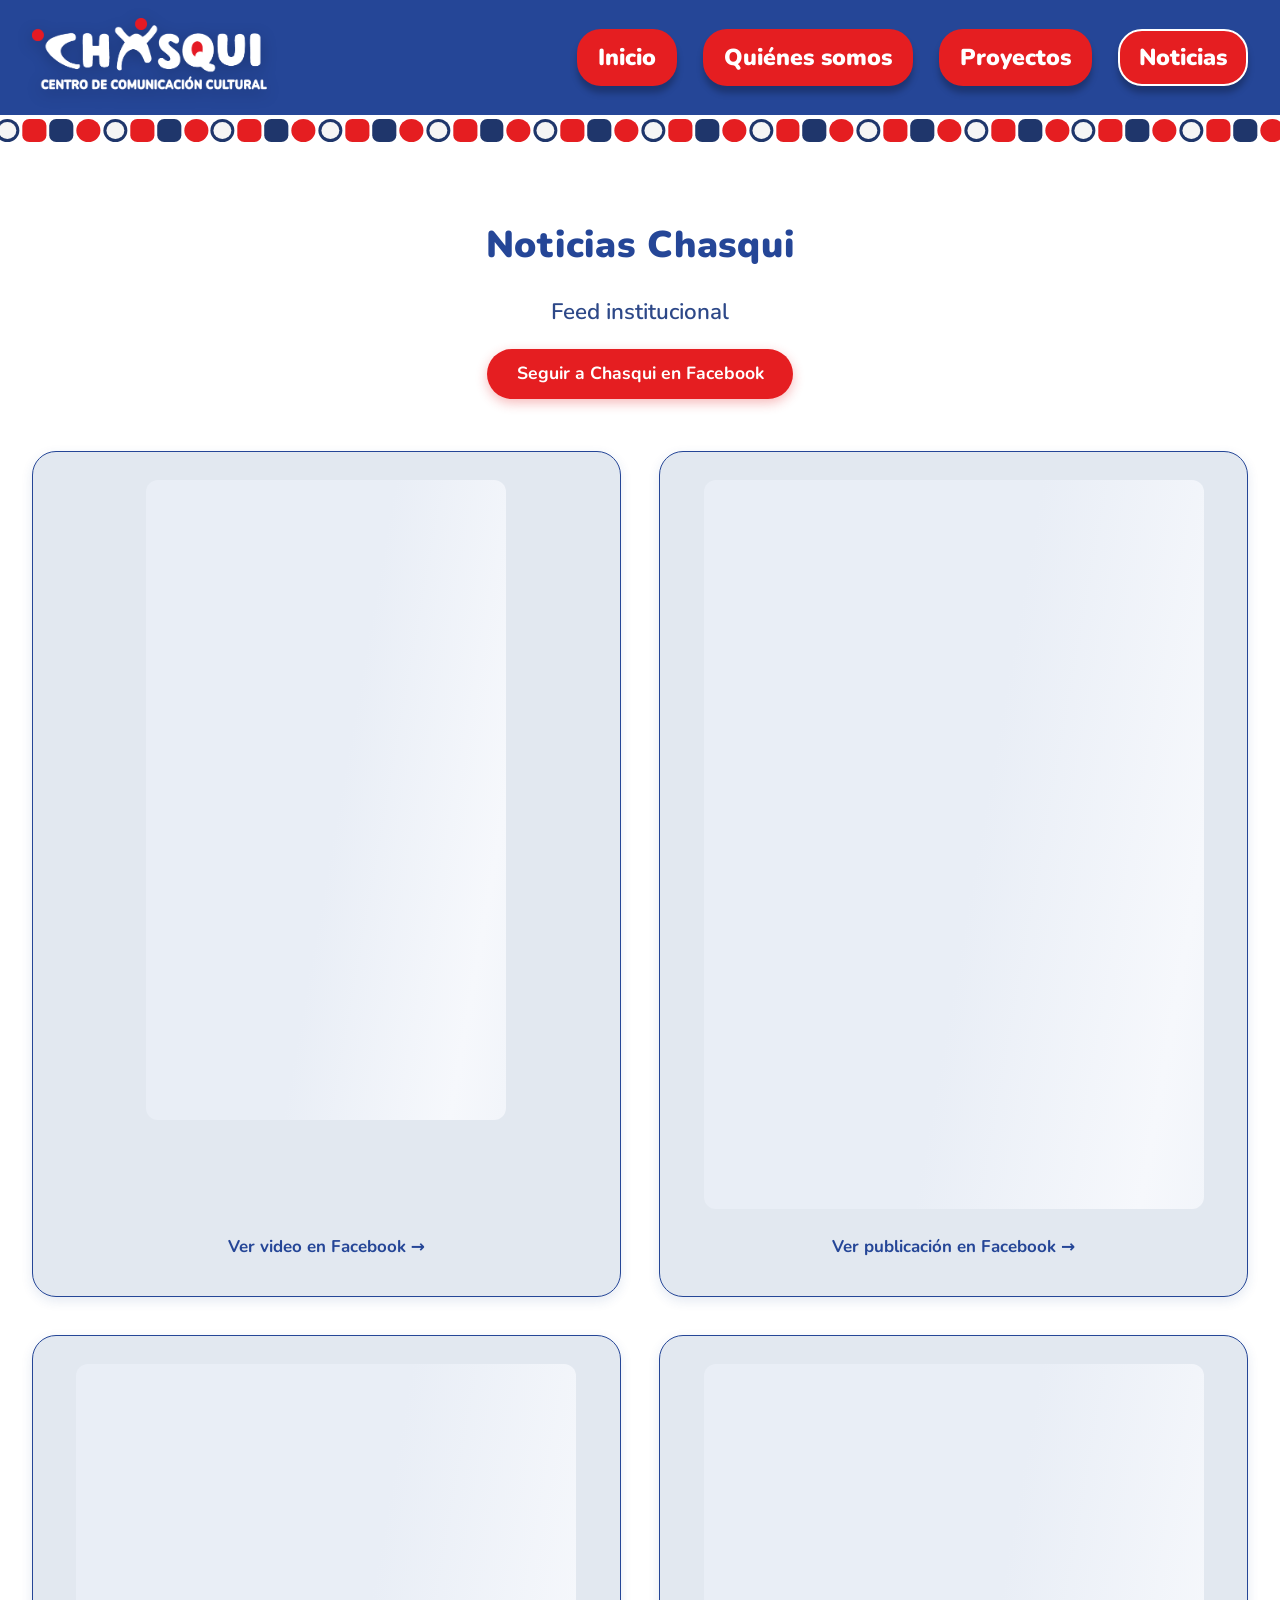
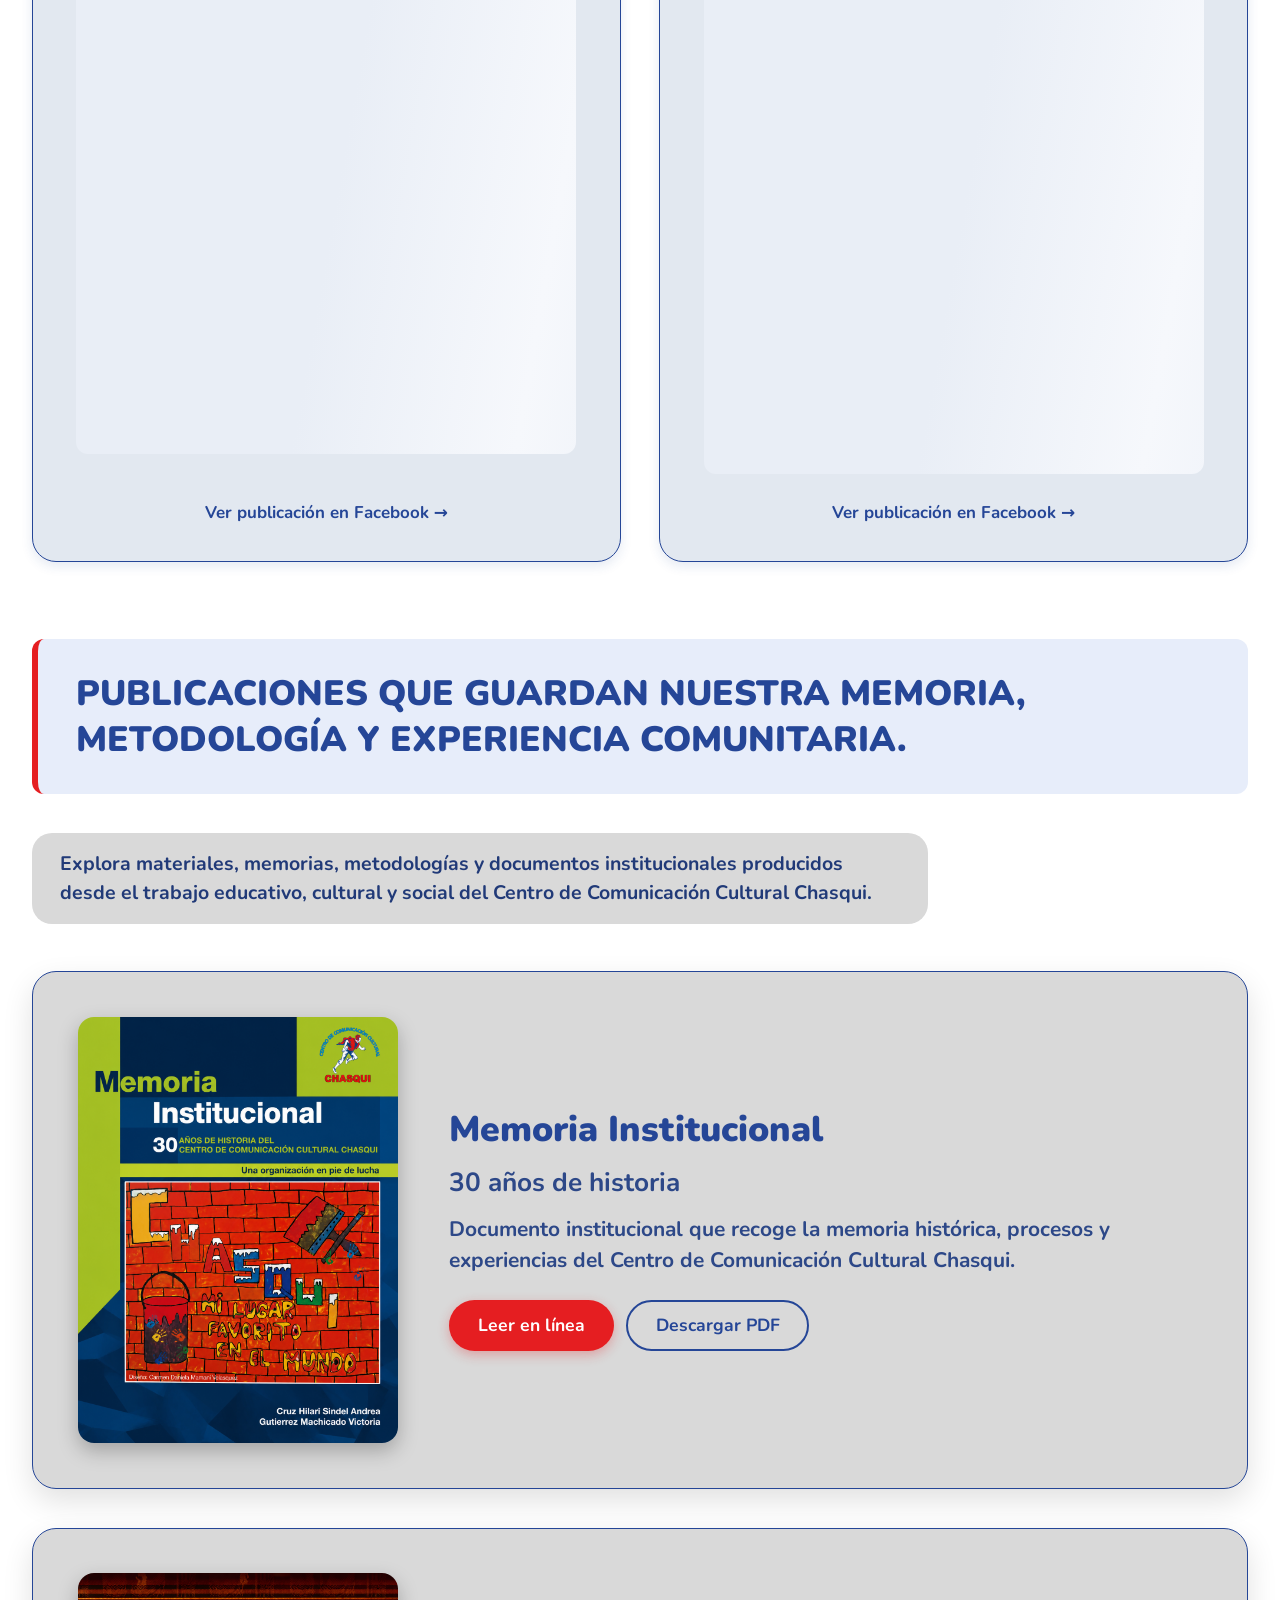
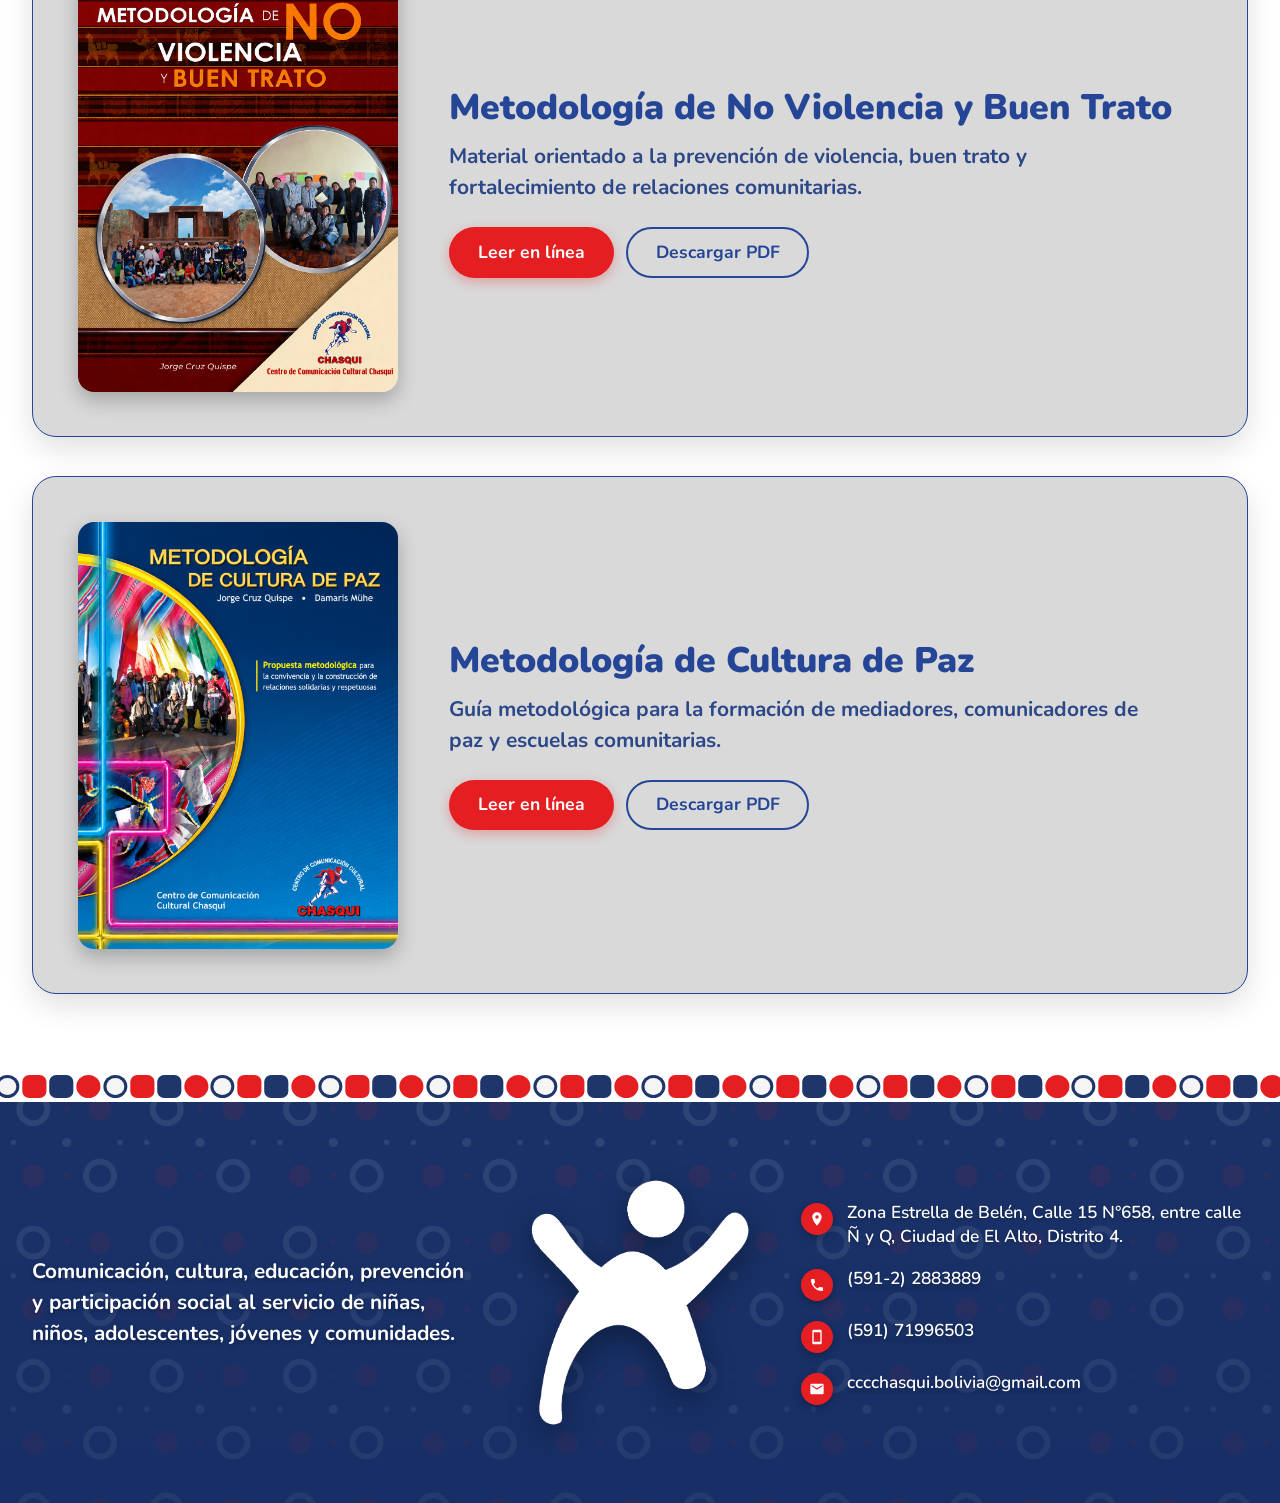
<file: noticias.html>
<!DOCTYPE html>
<html lang="es">

<head>
  <meta charset="UTF-8">
  <meta name="viewport" content="width=device-width, initial-scale=1.0">

  <title>Noticias y publicaciones | Centro de Comunicación Cultural Chasqui</title>
  <meta name="description"
    content="Mantente al día con las noticias de Chasqui y descarga sus publicaciones: memoria institucional y metodologías de no violencia, buen trato y cultura de paz.">
  <meta name="theme-color" content="#254697">

  <meta property="og:type" content="website">
  <meta property="og:locale" content="es_BO">
  <meta property="og:title" content="Noticias y publicaciones | Chasqui">
  <meta property="og:description"
    content="Noticias institucionales y publicaciones del Centro de Comunicación Cultural Chasqui.">

  <!-- Activa los estilos de animación solo si hay JavaScript (sin JS el contenido siempre se ve) -->
  <script>document.documentElement.classList.add("js");</script>

  <link rel="preconnect" href="https://fonts.googleapis.com">
  <link rel="preconnect" href="https://fonts.gstatic.com" crossorigin>
  <link href="https://fonts.googleapis.com/css2?family=Nunito:wght@400;600;700;800;900&display=swap" rel="stylesheet">

  <link rel="stylesheet" href="noticias.css">
  <script src="noticias.js" defer></script>
</head>

<body>

  <a class="skip-link" href="#contenido-principal">Saltar al contenido</a>

  <header class="site-header">
    <div class="header-container">

      <a class="site-header__brand" href="index.html" aria-label="Chasqui - Ir al inicio">
        <img class="site-header__logo" src="assets/images/logo-chasqui.png"
          alt="Centro de Comunicación Cultural Chasqui" width="350" height="110">
      </a>

      <button class="menu-toggle" type="button" aria-label="Abrir menú de navegación"
        aria-controls="primary-navigation" aria-expanded="false">
        <span class="menu-toggle__line"></span>
        <span class="menu-toggle__line"></span>
        <span class="menu-toggle__line"></span>
      </button>

      <nav class="site-header__navigation" id="primary-navigation" aria-label="Navegación principal">
        <a class="site-header__link" href="index.html">Inicio</a>
        <a class="site-header__link" href="quienes-somos.html">Quiénes somos</a>
        <a class="site-header__link" href="programas.html">Proyectos</a>
        <a class="site-header__link" href="noticias.html" aria-current="page">Noticias</a>
      </nav>

    </div>
  </header>

  <div class="pattern-divider" aria-hidden="true"></div>


  <main id="contenido-principal">

    <!-- NOTICIAS CHASQUI (publicaciones de Facebook) -->
    <section class="news-feed section" aria-labelledby="news-title">
      <div class="container">

        <header class="news-feed__header" data-reveal>
          <h1 class="section-title" id="news-title">Noticias Chasqui</h1>
          <p class="news-feed__subtitle">Feed institucional</p>
          <a class="button button--primary" href="https://www.facebook.com/100068595845944" target="_blank"
            rel="noopener">Seguir a Chasqui en Facebook<span class="visually-hidden"> (se abre en una pestaña nueva)</span></a>
        </header>

        <!-- Cada publicación se ajusta sola al ancho disponible (ver noticias.js) -->
        <div class="facebook-grid" data-stagger>
          <article class="facebook-card">
            <div class="facebook-card__frame" data-embed data-width="360" data-height="640"
              style="--native-width: 360; --native-height: 640;">
              <iframe src="https://www.facebook.com/plugins/video.php?height=640&amp;href=https%3A%2F%2Fwww.facebook.com%2F100068595845944%2Fvideos%2F1696463318706434%2F&amp;show_text=false&amp;width=360&amp;t=0"
                title="Video de Chasqui en Facebook" width="360" height="640" loading="lazy" scrolling="no"
                allowfullscreen allow="autoplay; clipboard-write; encrypted-media; picture-in-picture; web-share"></iframe>
            </div>
            <a class="facebook-card__link" href="https://www.facebook.com/100068595845944/videos/1696463318706434/" target="_blank" rel="noopener">Ver video en Facebook<span class="visually-hidden"> (se abre en una pestaña nueva)</span></a>
          </article>
          <article class="facebook-card">
            <div class="facebook-card__frame" data-embed data-width="500" data-height="729"
              style="--native-width: 500; --native-height: 729;">
              <iframe src="https://www.facebook.com/plugins/post.php?href=https%3A%2F%2Fwww.facebook.com%2Fpermalink.php%3Fstory_fbid%3Dpfbid02UDqmCGtaoZ14iFarcdW5reAKnuAGZFvnbECVpBcLaQRJmWnBhpAgTVy6huoMM581l%26id%3D100068595845944&amp;show_text=true&amp;width=500"
                title="Publicación de Chasqui en Facebook (1 de 3)" width="500" height="729" loading="lazy" scrolling="no"
                allowfullscreen allow="autoplay; clipboard-write; encrypted-media; picture-in-picture; web-share"></iframe>
            </div>
            <a class="facebook-card__link" href="https://www.facebook.com/permalink.php?story_fbid=pfbid02UDqmCGtaoZ14iFarcdW5reAKnuAGZFvnbECVpBcLaQRJmWnBhpAgTVy6huoMM581l&amp;id=100068595845944" target="_blank" rel="noopener">Ver publicación en Facebook<span class="visually-hidden"> (se abre en una pestaña nueva)</span></a>
          </article>
          <article class="facebook-card">
            <div class="facebook-card__frame" data-embed data-width="500" data-height="690"
              style="--native-width: 500; --native-height: 690;">
              <iframe src="https://www.facebook.com/plugins/post.php?href=https%3A%2F%2Fwww.facebook.com%2Fpermalink.php%3Fstory_fbid%3Dpfbid02bkMWGLZmVg9PHxzZfyuP3wTRixppyhnLx1u2JCZRbYmpxxgPwCn9cuLc8B7V7UQ9l%26id%3D100068595845944&amp;show_text=true&amp;width=500"
                title="Publicación de Chasqui en Facebook (2 de 3)" width="500" height="690" loading="lazy" scrolling="no"
                allowfullscreen allow="autoplay; clipboard-write; encrypted-media; picture-in-picture; web-share"></iframe>
            </div>
            <a class="facebook-card__link" href="https://www.facebook.com/permalink.php?story_fbid=pfbid02bkMWGLZmVg9PHxzZfyuP3wTRixppyhnLx1u2JCZRbYmpxxgPwCn9cuLc8B7V7UQ9l&amp;id=100068595845944" target="_blank" rel="noopener">Ver publicación en Facebook<span class="visually-hidden"> (se abre en una pestaña nueva)</span></a>
          </article>
          <article class="facebook-card">
            <div class="facebook-card__frame" data-embed data-width="500" data-height="710"
              style="--native-width: 500; --native-height: 710;">
              <iframe src="https://www.facebook.com/plugins/post.php?href=https%3A%2F%2Fwww.facebook.com%2Fpermalink.php%3Fstory_fbid%3Dpfbid035yxbz7BCZKdsyJv2fvnHwdwsJXkiUgtX6ajnaUUVKTGpzwbiHT4nayURRBPXKZ6Ll%26id%3D100068595845944&amp;show_text=true&amp;width=500"
                title="Publicación de Chasqui en Facebook (3 de 3)" width="500" height="710" loading="lazy" scrolling="no"
                allowfullscreen allow="autoplay; clipboard-write; encrypted-media; picture-in-picture; web-share"></iframe>
            </div>
            <a class="facebook-card__link" href="https://www.facebook.com/permalink.php?story_fbid=pfbid035yxbz7BCZKdsyJv2fvnHwdwsJXkiUgtX6ajnaUUVKTGpzwbiHT4nayURRBPXKZ6Ll&amp;id=100068595845944" target="_blank" rel="noopener">Ver publicación en Facebook<span class="visually-hidden"> (se abre en una pestaña nueva)</span></a>
          </article>
        </div>

      </div>
    </section>


    <!-- PUBLICACIONES Y MEMORIA INSTITUCIONAL -->
    <section class="publications section" aria-labelledby="publications-title">
      <div class="container publications__container">

        <header class="publications__header" data-reveal>
          <h2 id="publications-title">Publicaciones que guardan nuestra memoria, metodología y experiencia comunitaria.</h2>
        </header>

        <p class="publications__badge" data-reveal>
          Explora materiales, memorias, metodologías y documentos institucionales producidos desde el trabajo
          educativo, cultural y social del Centro de Comunicación Cultural Chasqui.
        </p>

        <div class="books">
        <article class="book-card" id="libro1" data-reveal>
          <!-- La portada es un acceso extra con el mouse; el teclado y los lectores usan los botones -->
          <a class="book-card__cover" href="pdf1/memoria-institucional-30-anos-de-historia-del-centro-de-comunicacion-cultural-chasqui.pdf" target="_blank" rel="noopener" tabindex="-1" aria-hidden="true">
            <img src="assets/images/memoria-institucional-30-anos-de-historia-del-centro-de-comunicacion-cultural-chasqui.png" alt="Portada Memoria Institucional 30 años de historia" width="400" height="560" loading="lazy">
          </a>

          <div class="book-card__content">
            <h3 class="book-card__title">Memoria Institucional</h3>
            <p class="book-card__subtitle">30 años de historia</p>
            <p class="book-card__text">Documento institucional que recoge la memoria histórica, procesos y experiencias del Centro de Comunicación Cultural Chasqui.</p>

            <div class="book-card__actions">
              <a class="button button--primary" href="pdf1/memoria-institucional-30-anos-de-historia-del-centro-de-comunicacion-cultural-chasqui.pdf" target="_blank" rel="noopener"
                aria-label="Leer en línea: Memoria Institucional, 30 años de historia (PDF, se abre en una pestaña nueva)">Leer en línea</a>
              <a class="button button--outline" href="pdf1/memoria-institucional-30-anos-de-historia-del-centro-de-comunicacion-cultural-chasqui.pdf" download
                aria-label="Descargar PDF: Memoria Institucional, 30 años de historia">Descargar PDF</a>
            </div>
          </div>
        </article>

        <article class="book-card" id="libro2" data-reveal>
          <!-- La portada es un acceso extra con el mouse; el teclado y los lectores usan los botones -->
          <a class="book-card__cover" href="pdf2/metodologia-de-no-violencia-y-buen-trato-comprimido.pdf" target="_blank" rel="noopener" tabindex="-1" aria-hidden="true">
            <img src="assets/images/metodologia-no-violencia.png" alt="Portada Metodología de No Violencia y Buen Trato" width="400" height="560" loading="lazy">
          </a>

          <div class="book-card__content">
            <h3 class="book-card__title">Metodología de No Violencia y Buen Trato</h3>
            <p class="book-card__text">Material orientado a la prevención de violencia, buen trato y fortalecimiento de relaciones comunitarias.</p>

            <div class="book-card__actions">
              <a class="button button--primary" href="pdf2/metodologia-de-no-violencia-y-buen-trato-comprimido.pdf" target="_blank" rel="noopener"
                aria-label="Leer en línea: Metodología de No Violencia y Buen Trato (PDF, se abre en una pestaña nueva)">Leer en línea</a>
              <a class="button button--outline" href="pdf2/metodologia-de-no-violencia-y-buen-trato-comprimido.pdf" download
                aria-label="Descargar PDF: Metodología de No Violencia y Buen Trato">Descargar PDF</a>
            </div>
          </div>
        </article>

        <article class="book-card" id="libro3" data-reveal>
          <!-- La portada es un acceso extra con el mouse; el teclado y los lectores usan los botones -->
          <a class="book-card__cover" href="pdf3/metodologia-de-cultura-de-paz.pdf" target="_blank" rel="noopener" tabindex="-1" aria-hidden="true">
            <img src="assets/images/metodologia-de-cultura-de-paz.png" alt="Portada Metodología de Cultura de Paz" width="400" height="560" loading="lazy">
          </a>

          <div class="book-card__content">
            <h3 class="book-card__title">Metodología de Cultura de Paz</h3>
            <p class="book-card__text">Guía metodológica para la formación de mediadores, comunicadores de paz y escuelas comunitarias.</p>

            <div class="book-card__actions">
              <a class="button button--primary" href="pdf3/metodologia-de-cultura-de-paz.pdf" target="_blank" rel="noopener"
                aria-label="Leer en línea: Metodología de Cultura de Paz (PDF, se abre en una pestaña nueva)">Leer en línea</a>
              <a class="button button--outline" href="pdf3/metodologia-de-cultura-de-paz.pdf" download
                aria-label="Descargar PDF: Metodología de Cultura de Paz">Descargar PDF</a>
            </div>
          </div>
        </article>

        </div>

      </div>
    </section>

  </main>


  <div class="pattern-divider" aria-hidden="true"></div>

  <footer class="footer" id="contacto-footer" aria-label="Información institucional y de contacto">
    <div class="footer__container" data-stagger>

      <div class="footer__col footer__col--text">
        <p class="footer__text">
          Comunicación, cultura, educación, prevención y participación social al servicio de niñas, niños,
          adolescentes, jóvenes y comunidades.
        </p>
      </div>

      <div class="footer__col footer__col--figure">
        <img src="assets/images/footer-figure.png" alt="Figura institucional de Chasqui" width="220" height="220"
          loading="lazy">
      </div>

      <address class="footer__col footer__col--contact">

        <div class="footer__contact-item">
          <span class="footer__icon-wrapper" aria-hidden="true">
            <svg class="footer__icon" viewBox="0 0 24 24" fill="currentColor">
              <path
                d="M12 2C8.13 2 5 5.13 5 9c0 5.25 7 13 7 13s7-7.75 7-13c0-3.87-3.13-7-7-7zm0 9.5c-1.38 0-2.5-1.12-2.5-2.5s1.12-2.5 2.5-2.5 2.5 1.12 2.5 2.5-1.12 2.5-2.5 2.5z" />
            </svg>
          </span>
          <p class="footer__contact-text">
            Zona Estrella de Belén, Calle 15 N°658, entre calle Ñ y Q, Ciudad de El Alto, Distrito 4.
          </p>
        </div>

        <div class="footer__contact-item">
          <span class="footer__icon-wrapper" aria-hidden="true">
            <svg class="footer__icon" viewBox="0 0 24 24" fill="currentColor">
              <path
                d="M6.62 10.79c1.44 2.83 3.76 5.14 6.59 6.59l2.2-2.2c.27-.27.67-.36 1.02-.24 1.12.37 2.33.57 3.57.57.55 0 1 .45 1 1V20c0 .55-.45 1-1 1-9.39 0-17-7.61-17-17 0-.55.45-1 1-1h3.5c.55 0 1 .45 1 1 0 1.25.2 2.45.57 3.57.11.35.03.74-.25 1.02l-2.2 2.2z" />
            </svg>
          </span>
          <p class="footer__contact-text"><a href="tel:+59122883889">(591-2) 2883889</a></p>
        </div>

        <div class="footer__contact-item">
          <span class="footer__icon-wrapper" aria-hidden="true">
            <svg class="footer__icon" viewBox="0 0 24 24" fill="currentColor">
              <path
                d="M17 1.01L7 1c-1.1 0-2 .9-2 2v18c0 1.1.9 2 2 2h10c1.1 0 2-.9 2-2V3c0-1.1-.9-1.99-2-1.99zM17 19H7V5h10v14z" />
            </svg>
          </span>
          <p class="footer__contact-text"><a href="tel:+59171996503">(591) 71996503</a></p>
        </div>

        <div class="footer__contact-item">
          <span class="footer__icon-wrapper" aria-hidden="true">
            <svg class="footer__icon" viewBox="0 0 24 24" fill="currentColor">
              <path
                d="M20 4H4c-1.1 0-1.99.9-1.99 2L2 18c0 1.1.9 2 2 2h16c1.1 0 2-.9 2-2V6c0-1.1-.9-2-2-2zm0 4l-8 5-8-5V6l8 5 8-5v2z" />
            </svg>
          </span>
          <p class="footer__contact-text"><a href="mailto:cccchasqui.bolivia@gmail.com">cccchasqui.bolivia@gmail.com</a></p>
        </div>

      </address>

    </div>
  </footer>

</body>

</html>
</file>
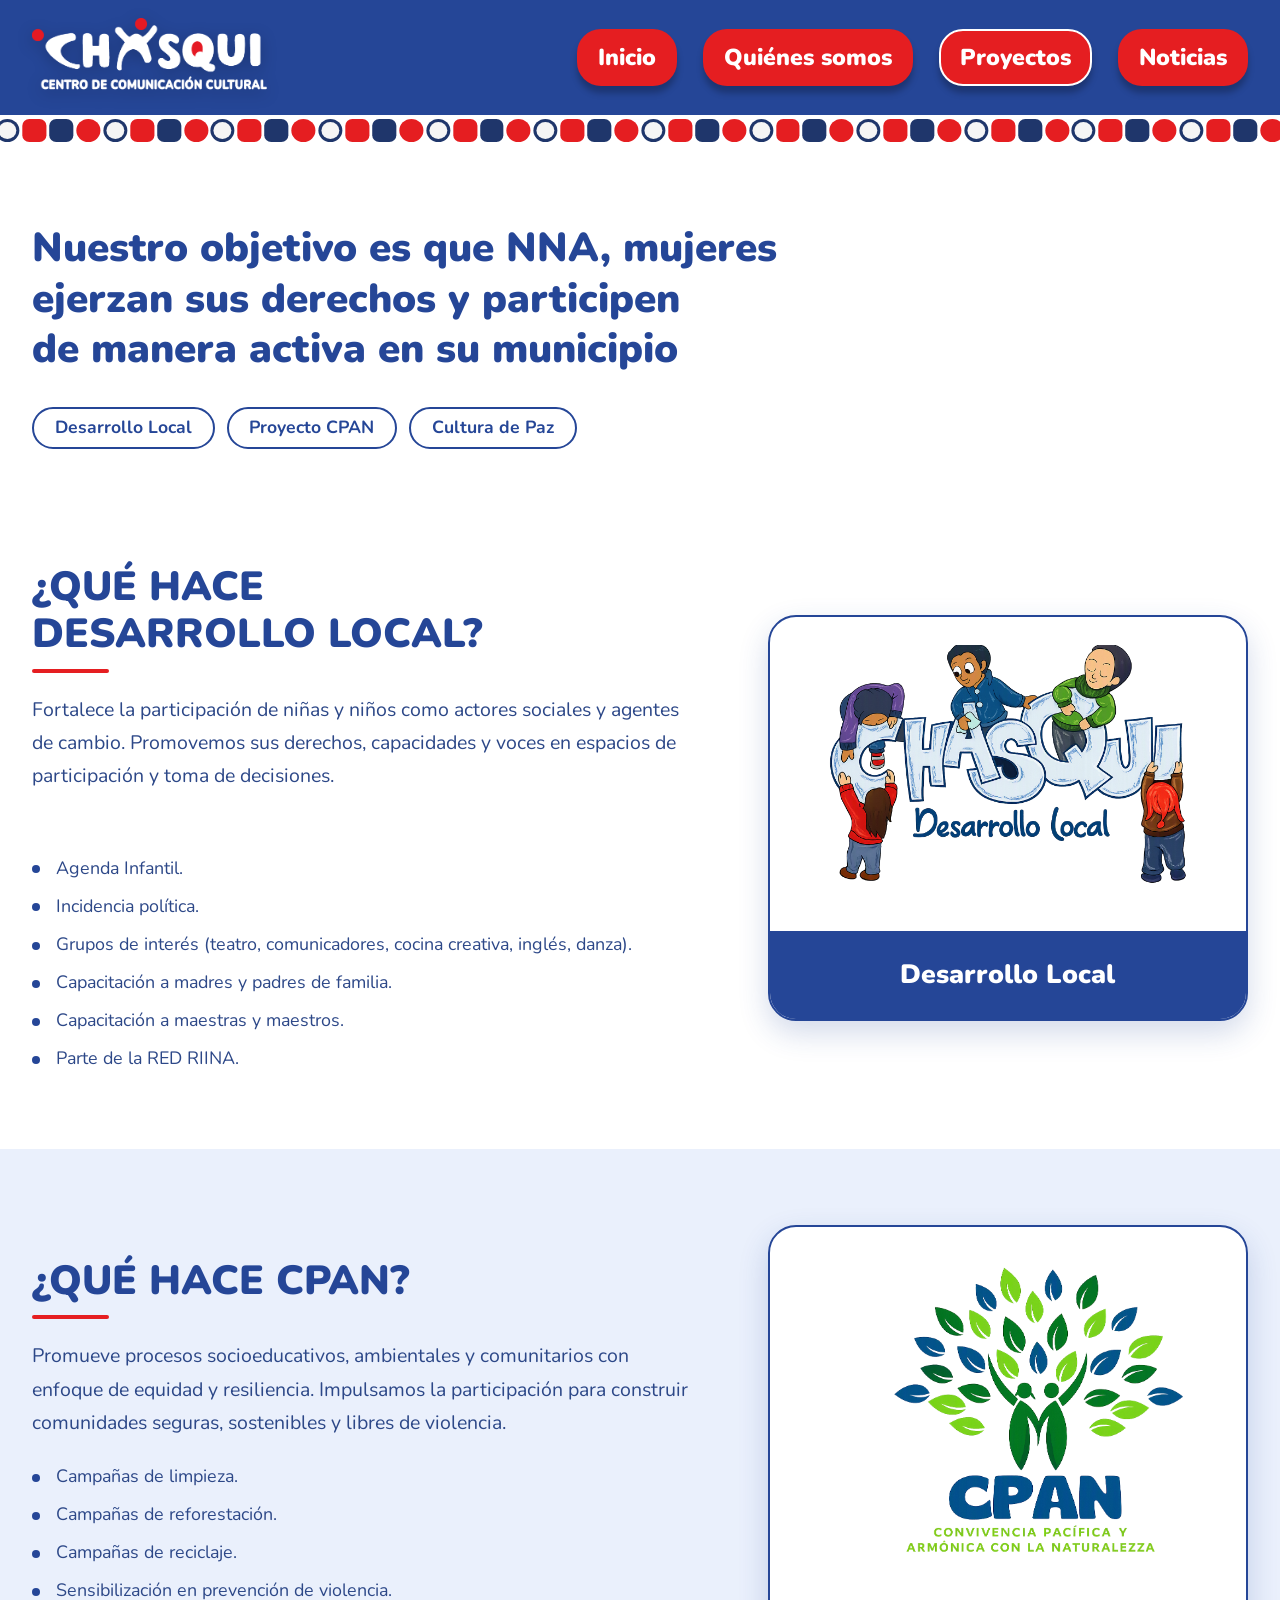
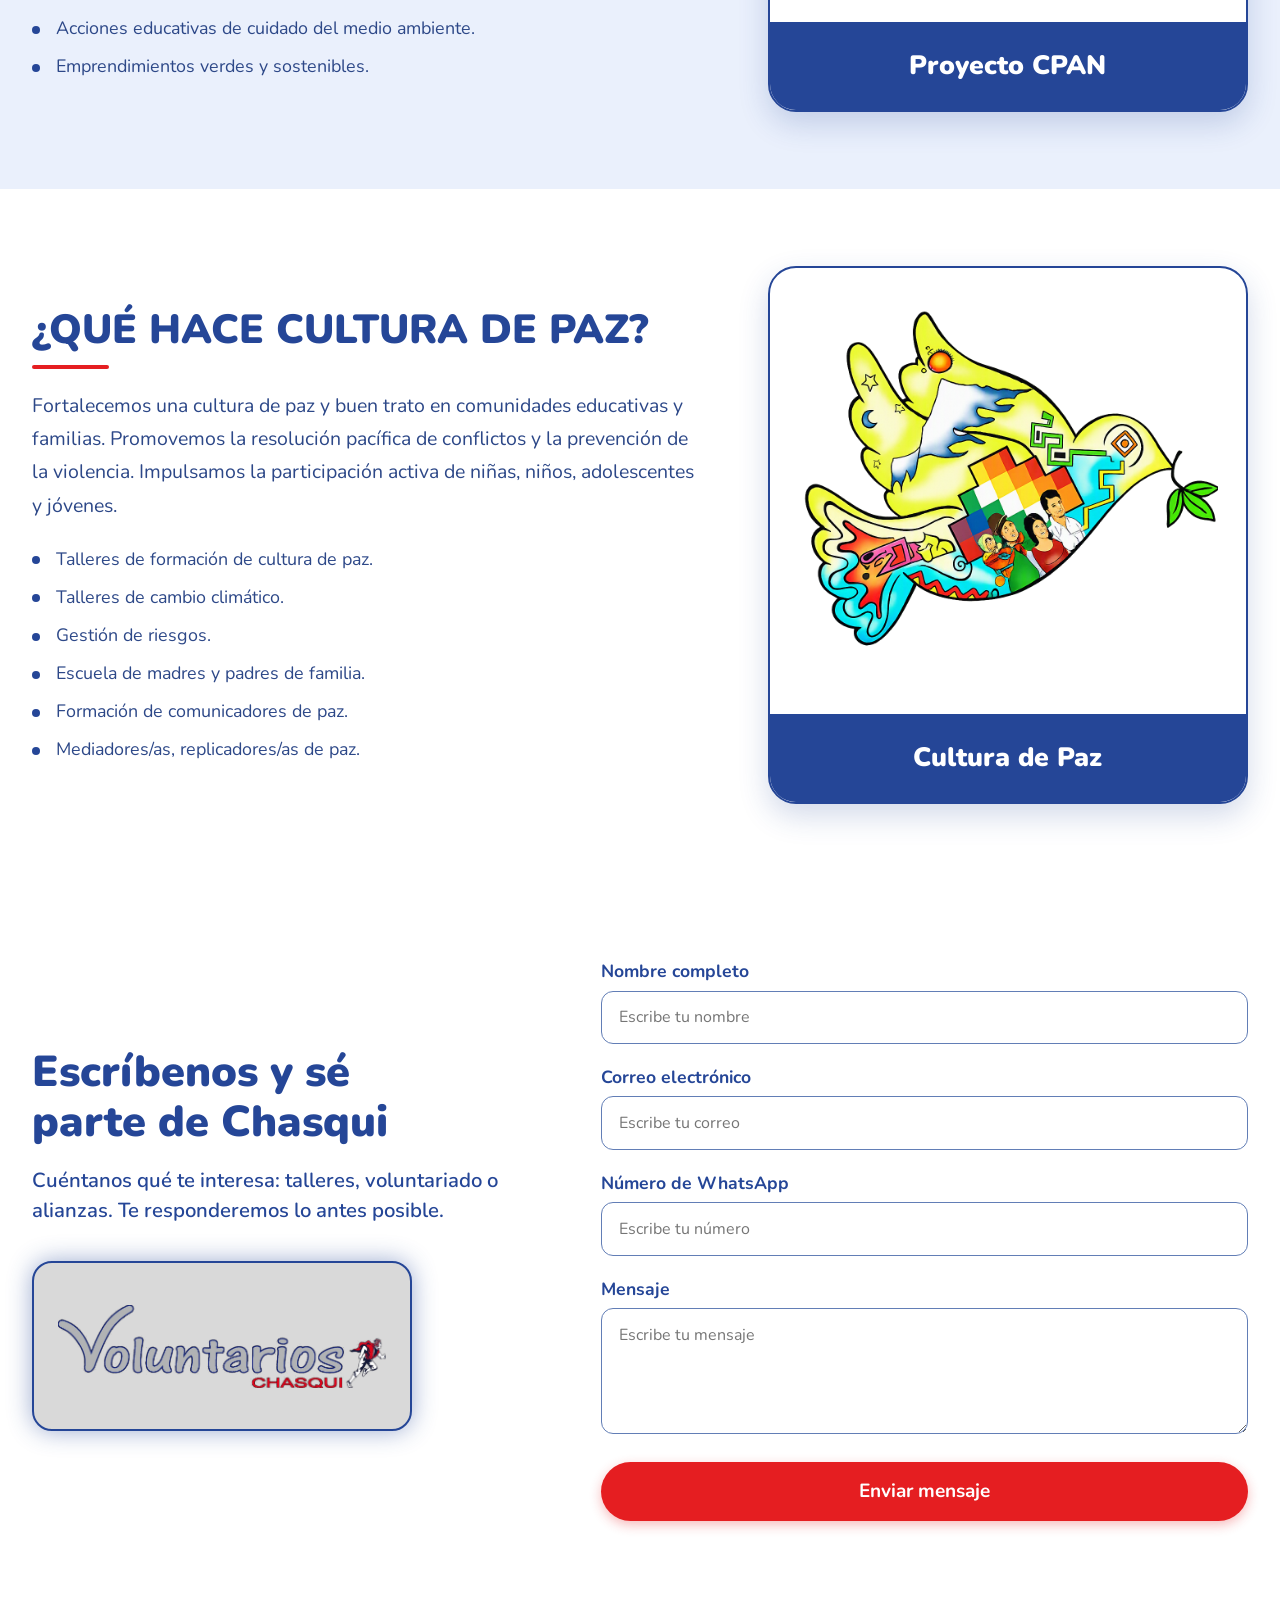
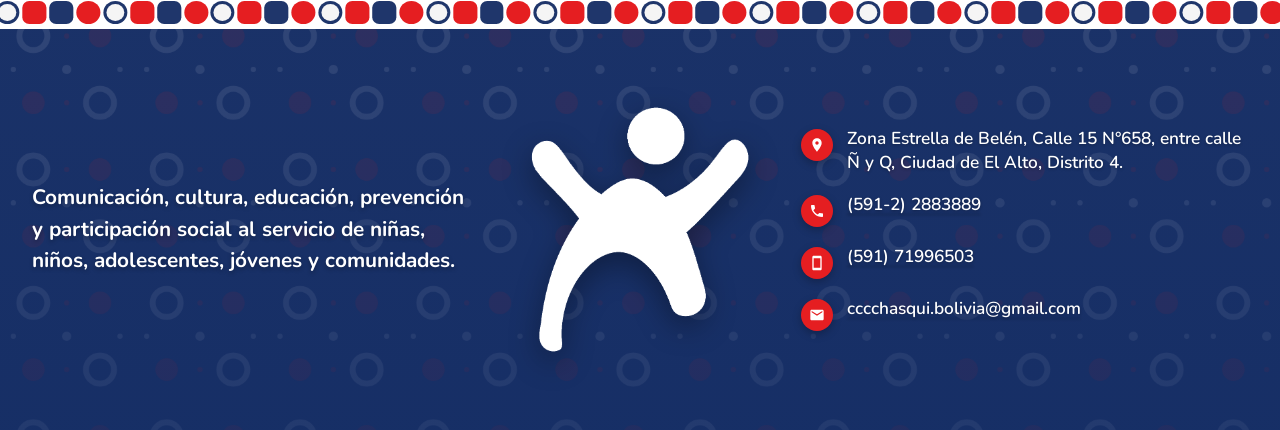
<file: programas.html>
<!DOCTYPE html>
<html lang="es">

<head>
  <meta charset="UTF-8">
  <meta name="viewport" content="width=device-width, initial-scale=1.0">

  <title>Programas | Centro de Comunicación Cultural Chasqui</title>
  <meta name="description"
    content="Conoce los programas de Chasqui: Desarrollo Local, Proyecto CPAN y Cultura de Paz, y cómo promueven derechos, participación y convivencia.">
  <meta name="theme-color" content="#254697">

  <meta property="og:type" content="website">
  <meta property="og:locale" content="es_BO">
  <meta property="og:title" content="Programas | Chasqui">
  <meta property="og:description"
    content="Desarrollo Local, Proyecto CPAN y Cultura de Paz: los programas del Centro de Comunicación Cultural Chasqui.">

  <!-- Activa los estilos de animación solo si hay JavaScript (sin JS el contenido siempre se ve) -->
  <script>document.documentElement.classList.add("js");</script>

  <link rel="preconnect" href="https://fonts.googleapis.com">
  <link rel="preconnect" href="https://fonts.gstatic.com" crossorigin>
  <link href="https://fonts.googleapis.com/css2?family=Nunito:wght@400;600;700;800;900&display=swap" rel="stylesheet">

  <link rel="stylesheet" href="programas.css">
  <script src="programas.js" defer></script>
</head>

<body>

  <a class="skip-link" href="#contenido-principal">Saltar al contenido</a>

  <header class="site-header">
    <div class="header-container">

      <a class="site-header__brand" href="index.html" aria-label="Chasqui - Ir al inicio">
        <img class="site-header__logo" src="assets/images/logo-chasqui.png"
          alt="Centro de Comunicación Cultural Chasqui" width="350" height="110">
      </a>

      <button class="menu-toggle" type="button" aria-label="Abrir menú de navegación"
        aria-controls="primary-navigation" aria-expanded="false">
        <span class="menu-toggle__line"></span>
        <span class="menu-toggle__line"></span>
        <span class="menu-toggle__line"></span>
      </button>

      <nav class="site-header__navigation" id="primary-navigation" aria-label="Navegación principal">
        <a class="site-header__link" href="index.html">Inicio</a>
        <a class="site-header__link" href="quienes-somos.html">Quiénes somos</a>
        <a class="site-header__link" href="programas.html" aria-current="page">Proyectos</a>
        <a class="site-header__link" href="noticias.html">Noticias</a>
      </nav>

    </div>
  </header>

  <div class="pattern-divider" aria-hidden="true"></div>


  <main id="contenido-principal">

    <!-- OBJETIVO + ACCESOS A CADA PROGRAMA -->
    <section class="program-intro section" aria-labelledby="program-objective">
      <div class="container">

        <h1 class="program-intro__objective" id="program-objective" data-reveal>
          Nuestro objetivo es que <abbr title="Niñas, niños y adolescentes">NNA</abbr>, mujeres ejerzan sus
          derechos y participen de manera activa en su municipio
        </h1>

        <!-- Cada enlace lleva directo a la sección del programa (por su id) -->
        <nav class="program-tabs" aria-label="Ir a un programa" data-stagger>
          <a class="program-tabs__link" href="#desarrollo-local">Desarrollo Local</a>
          <a class="program-tabs__link" href="#proyecto-cpan">Proyecto CPAN</a>
          <a class="program-tabs__link" href="#cultura-paz">Cultura de Paz</a>
        </nav>

      </div>
    </section>

    <!-- DESARROLLO LOCAL -->
    <section class="program section" id="desarrollo-local" aria-labelledby="program-dl-title">
      <div class="container program__grid">

        <div class="program__info" data-reveal="left">
          <h2 class="program__title" id="program-dl-title">¿Qué hace Desarrollo Local?</h2>
          <p class="program__description">
            Fortalece la participación de niñas y niños como actores sociales y agentes de cambio. Promovemos sus derechos, capacidades y voces en espacios de participación y toma de decisiones.
          </p>

          <ul class="program__list" data-stagger>
            <li>Conformación y fortalecimiento de los Comités Municipales NNA.</li>
            <li>Agenda Infantil.</li>
            <li>Incidencia política.</li>
            <li>Grupos de interés (teatro, comunicadores, cocina creativa, inglés, danza).</li>
            <li>Capacitación a madres y padres de familia.</li>
            <li>Capacitación a maestras y maestros.</li>
            <li>Parte de la RED RIINA.</li>
          </ul>
        </div>

        <article class="program-card" data-reveal="right">
          <div class="program-card__media">
            <img src="assets/images/logo-desarrollo-local.png" alt="Logotipo de Chasqui Desarrollo Local" width="300" height="300">
          </div>
          <div class="program-card__body">
            <h3 class="program-card__title">Desarrollo Local</h3>
          </div>
        </article>

      </div>
    </section>

    <!-- PROYECTO CPAN -->
    <section class="program section program--tint" id="proyecto-cpan" aria-labelledby="program-cpan-title">
      <div class="container program__grid">

        <div class="program__info" data-reveal="left">
          <h2 class="program__title" id="program-cpan-title">¿Qué hace CPAN?</h2>
          <p class="program__description">
            Promueve procesos socioeducativos, ambientales y comunitarios con enfoque de equidad y resiliencia. Impulsamos la participación para construir comunidades seguras, sostenibles y libres de violencia.
          </p>

          <ul class="program__list" data-stagger>
            <li>Campañas de limpieza.</li>
            <li>Campañas de reforestación.</li>
            <li>Campañas de reciclaje.</li>
            <li>Sensibilización en prevención de violencia.</li>
            <li>Acciones educativas de cuidado del medio ambiente.</li>
            <li>Emprendimientos verdes y sostenibles.</li>
          </ul>
        </div>

        <article class="program-card" data-reveal="right">
          <div class="program-card__media">
            <img src="assets/images/logo-cpan.png" alt="Logotipo de CPAN, Convivencia Pacífica y Armónica con la Naturaleza" width="300" height="300">
          </div>
          <div class="program-card__body">
            <h3 class="program-card__title">Proyecto CPAN</h3>
          </div>
        </article>

      </div>
    </section>

    <!-- CULTURA DE PAZ -->
    <section class="program section" id="cultura-paz" aria-labelledby="program-paz-title">
      <div class="container program__grid">

        <div class="program__info" data-reveal="left">
          <h2 class="program__title" id="program-paz-title">¿Qué hace Cultura de Paz?</h2>
          <p class="program__description">
            Fortalecemos una cultura de paz y buen trato en comunidades educativas y familias. Promovemos la resolución pacífica de conflictos y la prevención de la violencia. Impulsamos la participación activa de niñas, niños, adolescentes y jóvenes.
          </p>

          <ul class="program__list" data-stagger>
            <li>Talleres de formación de cultura de paz.</li>
            <li>Talleres de cambio climático.</li>
            <li>Gestión de riesgos.</li>
            <li>Escuela de madres y padres de familia.</li>
            <li>Formación de comunicadores de paz.</li>
            <li>Mediadores/as, replicadores/as de paz.</li>
          </ul>
        </div>

        <article class="program-card" data-reveal="right">
          <div class="program-card__media">
            <img src="assets/images/logo-cultural.png" alt="Ilustración del programa Cultura de Paz" width="300" height="300">
          </div>
          <div class="program-card__body">
            <h3 class="program-card__title">Cultura de Paz</h3>
          </div>
        </article>

      </div>
    </section>


    <!-- CONTACTO Y VOLUNTARIADO -->
    <section class="contact section" id="contacto" aria-labelledby="contact-title">
      <div class="container contact__container">

        <div class="contact__info" data-reveal="left">
          <h2 class="contact__title" id="contact-title">Escríbenos y sé parte de Chasqui</h2>
          <p class="contact__description">
            Cuéntanos qué te interesa: talleres, voluntariado o alianzas. Te responderemos lo antes posible.
          </p>

          <div class="contact__card">
            <img src="assets/images/voluntarios-chasqui.png" alt="Voluntarios Chasqui" width="380" height="100"
              loading="lazy">
          </div>
        </div>

        <!-- Para enviar mensajes reales, coloca en "action" la URL de un servicio como Formspree o Web3Forms -->
        <form class="contact__form" id="contact-form" action="#" method="POST" novalidate data-reveal="right">

          <div class="form-group">
            <label class="form-label" for="nombre">Nombre completo</label>
            <input class="form-input" type="text" id="nombre" name="nombre" placeholder="Escribe tu nombre"
              autocomplete="name" required>
          </div>

          <div class="form-group">
            <label class="form-label" for="correo">Correo electrónico</label>
            <input class="form-input" type="email" id="correo" name="correo" placeholder="Escribe tu correo"
              autocomplete="email" required>
          </div>

          <div class="form-group">
            <label class="form-label" for="whatsapp">Número de WhatsApp</label>
            <input class="form-input" type="tel" id="whatsapp" name="whatsapp" placeholder="Escribe tu número"
              autocomplete="tel" inputmode="tel" pattern="[0-9+()\s\-]{7,20}" required>
          </div>

          <div class="form-group">
            <label class="form-label" for="mensaje">Mensaje</label>
            <textarea class="form-textarea" id="mensaje" name="mensaje" rows="4" placeholder="Escribe tu mensaje"
              required></textarea>
          </div>

          <!-- Campo trampa contra bots: las personas no lo ven -->
          <div class="visually-hidden" aria-hidden="true">
            <label for="website">No completar este campo</label>
            <input type="text" id="website" name="website" tabindex="-1" autocomplete="off">
          </div>

          <button class="form-button" type="submit">Enviar mensaje</button>
          <p class="form-status" role="status" aria-live="polite"></p>

        </form>

      </div>
    </section>

  </main>


  <div class="pattern-divider" aria-hidden="true"></div>

  <footer class="footer" id="contacto-footer" aria-label="Información institucional y de contacto">
    <div class="footer__container" data-stagger>

      <div class="footer__col footer__col--text">
        <p class="footer__text">
          Comunicación, cultura, educación, prevención y participación social al servicio de niñas, niños,
          adolescentes, jóvenes y comunidades.
        </p>
      </div>

      <div class="footer__col footer__col--figure">
        <img src="assets/images/footer-figure.png" alt="Figura institucional de Chasqui" width="220" height="220"
          loading="lazy">
      </div>

      <address class="footer__col footer__col--contact">

        <div class="footer__contact-item">
          <span class="footer__icon-wrapper" aria-hidden="true">
            <svg class="footer__icon" viewBox="0 0 24 24" fill="currentColor">
              <path
                d="M12 2C8.13 2 5 5.13 5 9c0 5.25 7 13 7 13s7-7.75 7-13c0-3.87-3.13-7-7-7zm0 9.5c-1.38 0-2.5-1.12-2.5-2.5s1.12-2.5 2.5-2.5 2.5 1.12 2.5 2.5-1.12 2.5-2.5 2.5z" />
            </svg>
          </span>
          <p class="footer__contact-text">
            Zona Estrella de Belén, Calle 15 N°658, entre calle Ñ y Q, Ciudad de El Alto, Distrito 4.
          </p>
        </div>

        <div class="footer__contact-item">
          <span class="footer__icon-wrapper" aria-hidden="true">
            <svg class="footer__icon" viewBox="0 0 24 24" fill="currentColor">
              <path
                d="M6.62 10.79c1.44 2.83 3.76 5.14 6.59 6.59l2.2-2.2c.27-.27.67-.36 1.02-.24 1.12.37 2.33.57 3.57.57.55 0 1 .45 1 1V20c0 .55-.45 1-1 1-9.39 0-17-7.61-17-17 0-.55.45-1 1-1h3.5c.55 0 1 .45 1 1 0 1.25.2 2.45.57 3.57.11.35.03.74-.25 1.02l-2.2 2.2z" />
            </svg>
          </span>
          <p class="footer__contact-text"><a href="tel:+59122883889">(591-2) 2883889</a></p>
        </div>

        <div class="footer__contact-item">
          <span class="footer__icon-wrapper" aria-hidden="true">
            <svg class="footer__icon" viewBox="0 0 24 24" fill="currentColor">
              <path
                d="M17 1.01L7 1c-1.1 0-2 .9-2 2v18c0 1.1.9 2 2 2h10c1.1 0 2-.9 2-2V3c0-1.1-.9-1.99-2-1.99zM17 19H7V5h10v14z" />
            </svg>
          </span>
          <p class="footer__contact-text"><a href="tel:+59171996503">(591) 71996503</a></p>
        </div>

        <div class="footer__contact-item">
          <span class="footer__icon-wrapper" aria-hidden="true">
            <svg class="footer__icon" viewBox="0 0 24 24" fill="currentColor">
              <path
                d="M20 4H4c-1.1 0-1.99.9-1.99 2L2 18c0 1.1.9 2 2 2h16c1.1 0 2-.9 2-2V6c0-1.1-.9-2-2-2zm0 4l-8 5-8-5V6l8 5 8-5v2z" />
            </svg>
          </span>
          <p class="footer__contact-text"><a href="mailto:cccchasqui.bolivia@gmail.com">cccchasqui.bolivia@gmail.com</a></p>
        </div>

      </address>

    </div>
  </footer>

</body>

</html>
</file>
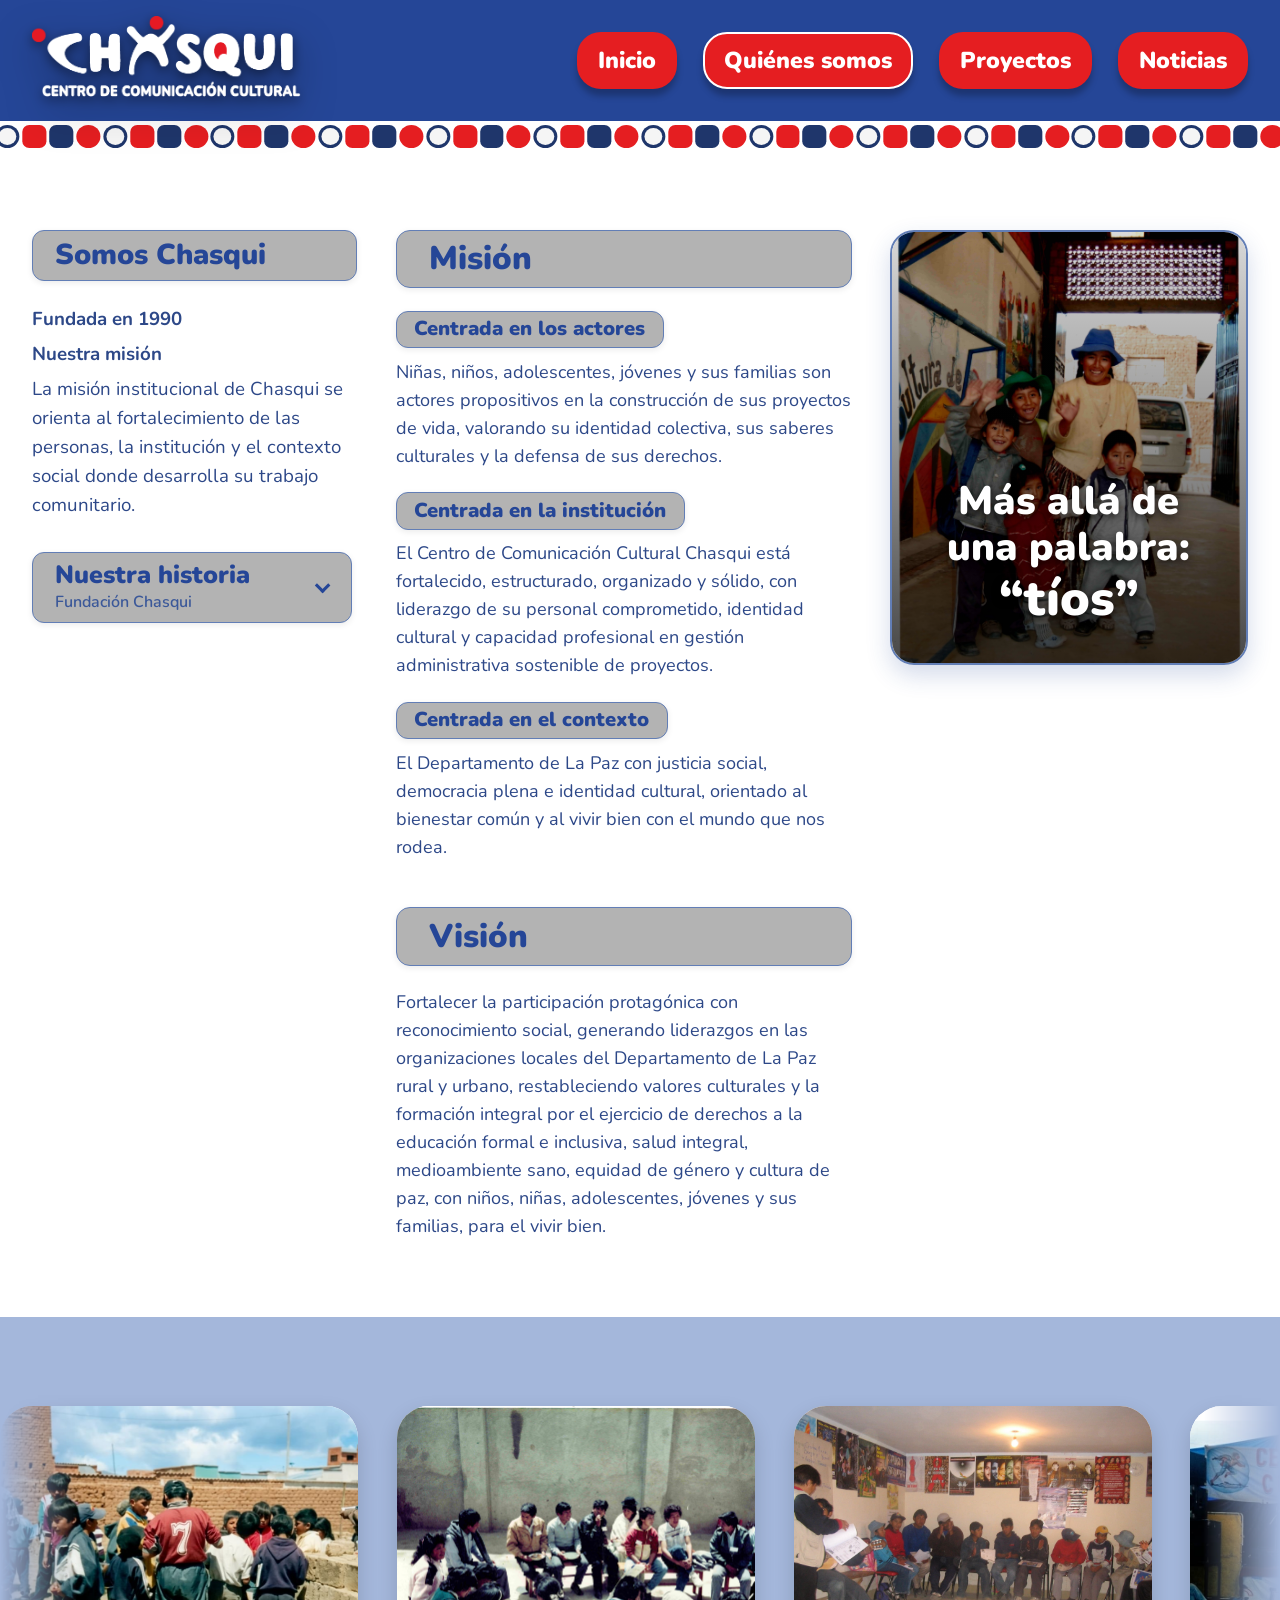
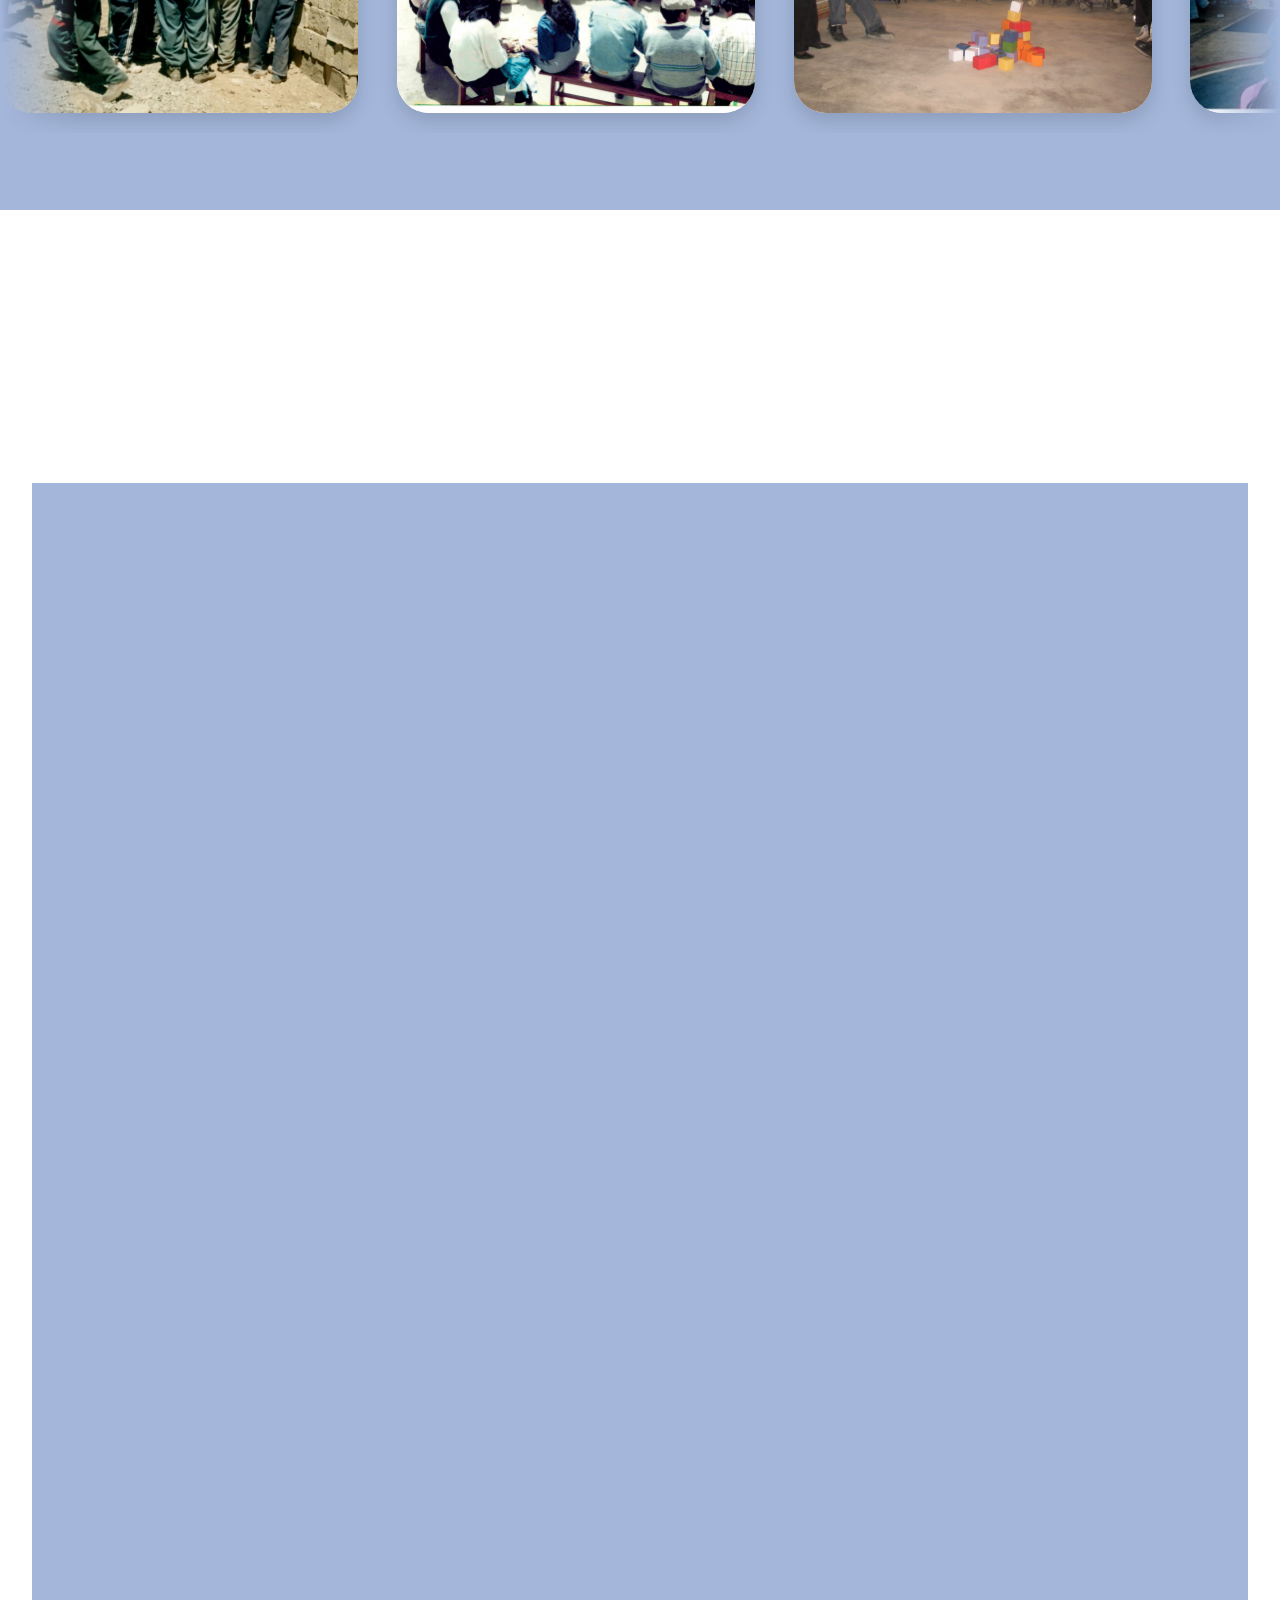
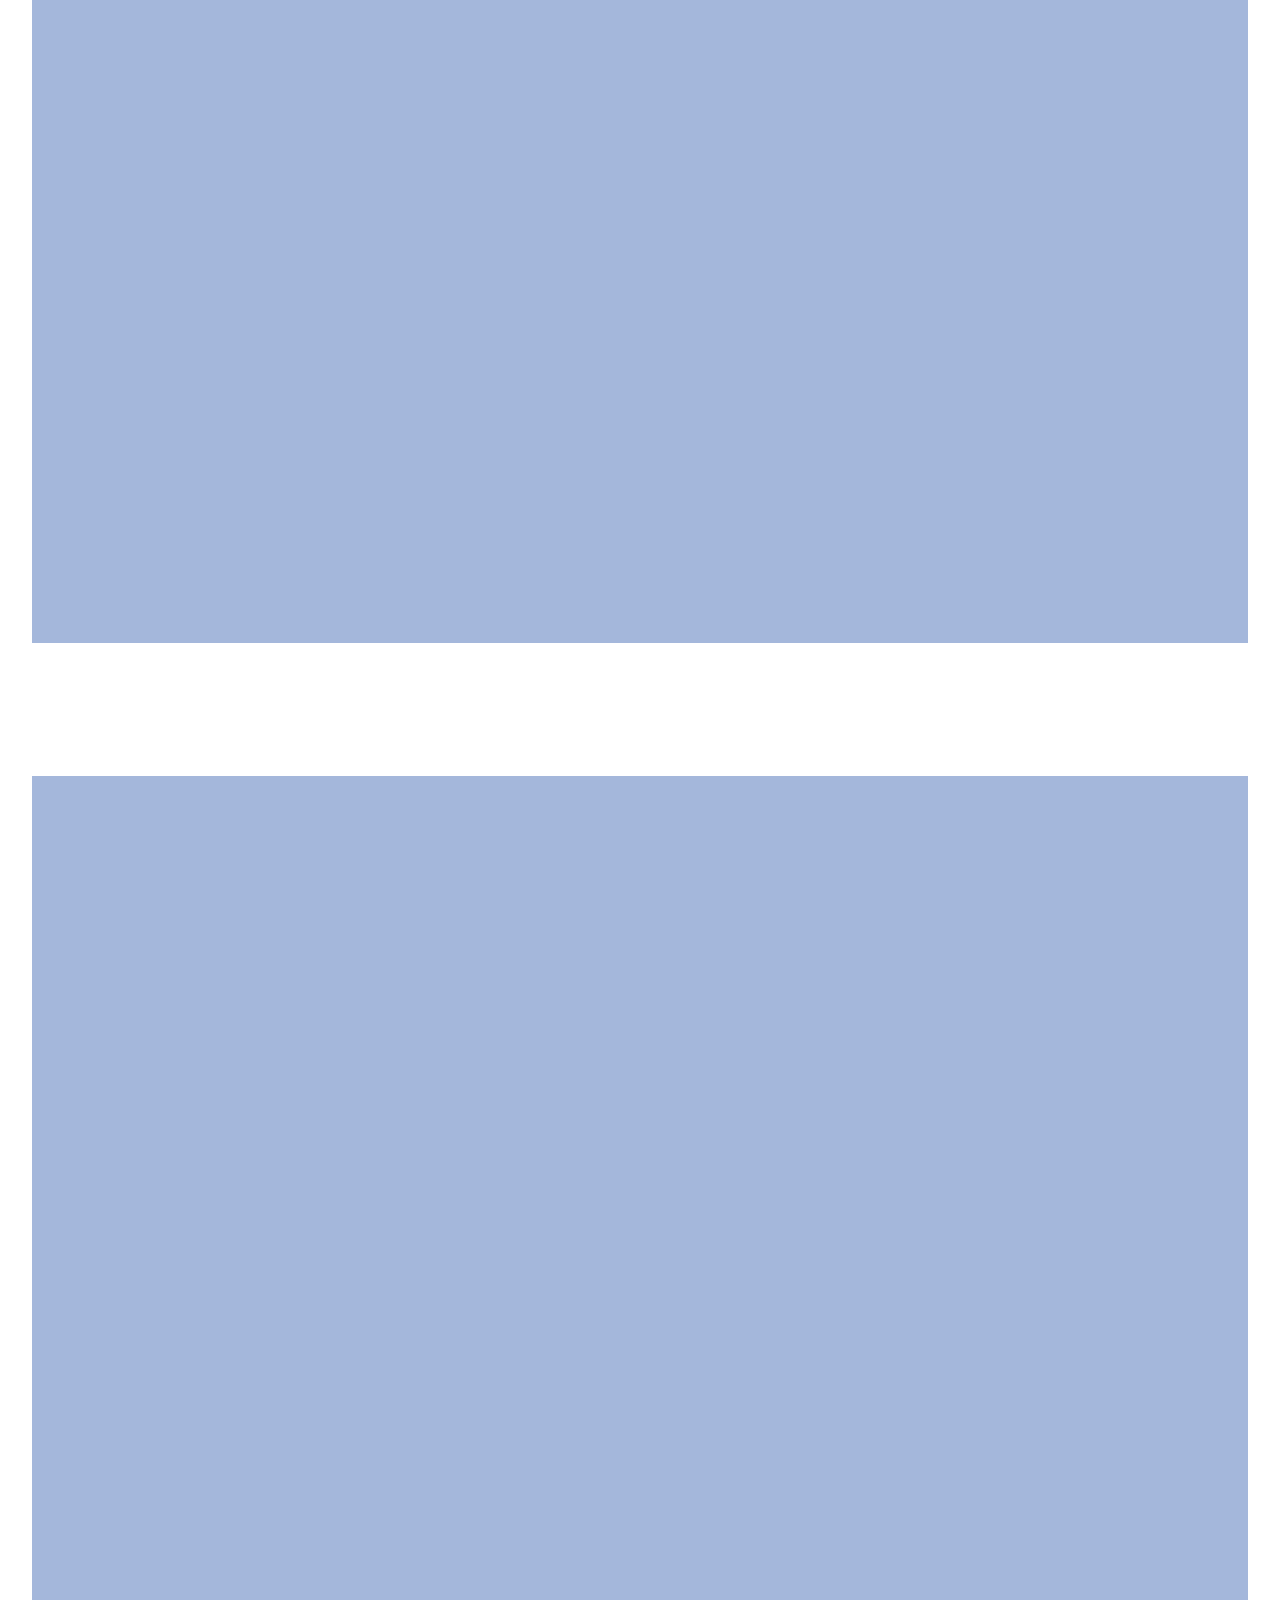
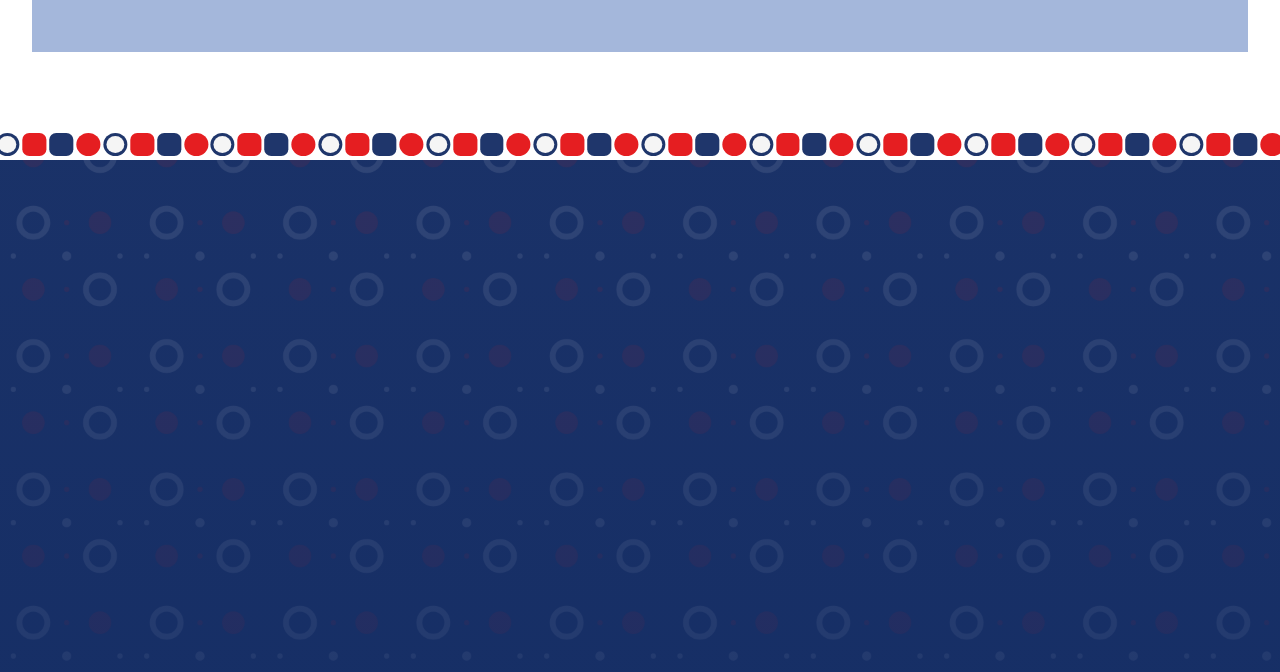
<file: quienes-somos.html>
<!DOCTYPE html>
<html lang="es">

<head>
  <meta charset="UTF-8">
  <meta name="viewport" content="width=device-width, initial-scale=1.0">

  <title>Quiénes somos | Centro de Comunicación Cultural Chasqui</title>
  <meta name="description"
    content="Conoce la historia, la misión, la visión y el equipo del Centro de Comunicación Cultural Chasqui, fundado en 1990 en El Alto, Bolivia.">
  <meta name="theme-color" content="#254697">

  <meta property="og:type" content="website">
  <meta property="og:locale" content="es_BO">
  <meta property="og:title" content="Quiénes somos | Chasqui">
  <meta property="og:description"
    content="Historia, misión, visión y equipo del Centro de Comunicación Cultural Chasqui.">

  <script>document.documentElement.classList.add("js");</script>

  <link rel="preconnect" href="https://fonts.googleapis.com">
  <link rel="preconnect" href="https://fonts.gstatic.com" crossorigin>
  <link href="https://fonts.googleapis.com/css2?family=Nunito:wght@400;600;700;800;900&display=swap" rel="stylesheet">

  <!-- Estilos compartidos + estilos propios de esta página -->
  <link rel="stylesheet" href="css/variables.css">
  <link rel="stylesheet" href="css/styles.css">
  <link rel="stylesheet" href="quienes-somos.css">

  <script src="js/main.js" defer></script>
</head>

<body>

  <a class="skip-link" href="#contenido-principal">Saltar al contenido</a>

  <header class="site-header">
    <div class="header-container">

      <a class="site-header__brand" href="index.html" aria-label="Chasqui - Ir al inicio">
        <img class="site-header__logo" src="assets/images/logo-chasqui.png"
          alt="Centro de Comunicación Cultural Chasqui" width="350" height="110">
      </a>

      <button class="menu-toggle" type="button" aria-label="Abrir menú de navegación" aria-controls="primary-navigation"
        aria-expanded="false">
        <span class="menu-toggle__line"></span>
        <span class="menu-toggle__line"></span>
        <span class="menu-toggle__line"></span>
      </button>

      <nav class="site-header__navigation" id="primary-navigation" aria-label="Navegación principal">
        <a class="site-header__link" href="index.html">Inicio</a>
        <a class="site-header__link" href="quienes-somos.html" aria-current="page">Quiénes somos</a>
        <a class="site-header__link" href="programas.html">Proyectos</a>
        <a class="site-header__link" href="noticias.html">Noticias</a>
      </nav>

    </div>
  </header>

  <div class="pattern-divider" aria-hidden="true"></div>

  <main id="contenido-principal">

    <!-- SOMOS CHASQUI · MISIÓN · VISIÓN -->
    <section class="about-us section" id="quienes-somos" aria-labelledby="about-title">
      <div class="container about-us__container">

        <!-- Columna 1: presentación e historia -->
        <div class="about-us__col about-us__col--intro" data-stagger>

          <h1 class="pill-badge pill-badge--main" id="about-title">Somos Chasqui</h1>

          <div class="about-us__text-block">
            <p class="about-us__strong">Fundada en 1990</p>
            <h2 class="about-us__strong">Nuestra misión</h2>
            <p>
              La misión institucional de Chasqui se orienta al fortalecimiento de las personas,
              la institución y el contexto social donde desarrolla su trabajo comunitario.
            </p>
          </div>

          <div class="history-accordion">
            <button class="accordion-trigger" type="button" id="history-toggle" data-accordion aria-expanded="false"
              aria-controls="history-content">
              <span class="accordion-trigger__text">
                <span class="accordion-trigger__title">Nuestra historia</span>
                <span class="accordion-trigger__subtitle">Fundación Chasqui</span>
              </span>
              <span class="accordion-trigger__chevron" aria-hidden="true"></span>
            </button>

            <div class="accordion-panel" id="history-content" role="region" aria-labelledby="history-toggle">
              <div class="accordion-panel__inner">
                <p>
                  1988
                  Fundación de Chasqui Un grupo de jóvenes estudiantes de la UMSA funda el Centro de Comunicación
                  Cultural Chasqui con el propósito de apoyar la superación académica y personal de estudiantes alteños.
                  1990
                  Primeras actividades
                  organizadas Se desarrollan talleres, seminarios, festividades, encuentros juveniles y cursos de
                  orientación vocacional, fortaleciendo el trabajo con jóvenes y comunidades de El Alto Norte.
                  1992
                  Construcción de un espacio propio Chasqui adquiere terrenos en la zona Estrellas de Belén, iniciando
                  la construcción de sus primeros ambientes.con esfuerzo propio y trabajo. directo de sus miembros.
                  1999
                  Autosostenimiento institucional
                  La institución se fortalece con recursos propios, actividades comunitarias y el compromiso voluntario
                  de sus miembros activos.
                  (2003)
                  Nueva etapa de proyectos
                  Se abre una etapa importante con el apoyo de organizaciones cooperantes, ampliando el trabajo
                  educativo, social, cultural y comunitario.
                  2018
                  Memoria institucional de
                  30 años
                  Se sistematiza la historia institucional mediante una memoria que recoge testimonios, experiencias,
                  proyectos, aprendizajes y vivencias de Chasqui.
                </p>
              </div>
            </div>
          </div>

        </div>

        <!-- Columna 2: misión y visión -->
        <div class="about-us__col about-us__col--mission-vision" data-stagger>

          <h2 class="pill-badge pill-badge--section">Misión</h2>

          <div class="sub-section">
            <h3 class="pill-badge pill-badge--sub">Centrada en los actores</h3>
            <p>
              Niñas, niños, adolescentes, jóvenes y sus familias son actores propositivos en la
              construcción de sus proyectos de vida, valorando su identidad colectiva, sus saberes
              culturales y la defensa de sus derechos.
            </p>
          </div>

          <div class="sub-section">
            <h3 class="pill-badge pill-badge--sub">Centrada en la institución</h3>
            <p>
              El Centro de Comunicación Cultural Chasqui está fortalecido, estructurado, organizado y
              sólido, con liderazgo de su personal comprometido, identidad cultural y capacidad
              profesional en gestión administrativa sostenible de proyectos.
            </p>
          </div>

          <div class="sub-section">
            <h3 class="pill-badge pill-badge--sub">Centrada en el contexto</h3>
            <p>
              El Departamento de La Paz con justicia social, democracia plena e identidad cultural,
              orientado al bienestar común y al vivir bien con el mundo que nos rodea.
            </p>
          </div>

          <h2 class="pill-badge pill-badge--section about-us__vision-title">Visión</h2>

          <div class="sub-section">
            <p>
              Fortalecer la participación protagónica con reconocimiento social, generando liderazgos
              en las organizaciones locales del Departamento de La Paz rural y urbano, restableciendo
              valores culturales y la formación integral por el ejercicio de derechos a la educación
              formal e inclusiva, salud integral, medioambiente sano, equidad de género y cultura de paz,
              con niños, niñas, adolescentes, jóvenes y sus familias, para el vivir bien.
            </p>
          </div>

        </div>

        <!-- Columna 3: tarjeta visual -->
        <div class="about-us__col about-us__col--media" data-reveal="right">
          <figure class="feature-card">
            <img src="assets/images/28.jpg" alt="Niños y educadores de Chasqui" width="460" height="520" loading="lazy">
            <figcaption class="feature-card__overlay">
              <p class="feature-card__text">
                Más allá de<br>
                una palabra:<br>
                <span>“tíos”</span>
              </p>
            </figcaption>
          </figure>
        </div>

      </div>
    </section>


    <!-- GALERÍA DE HISTORIA (marquesina infinita) -->
    <section class="history-gallery" aria-label="Galería de fotografías de la historia de Chasqui">
      <div class="history-gallery__viewport" data-reveal>
        <!-- main.js duplica estas fotos para el bucle infinito -->
        <div class="history-gallery__track" data-marquee data-marquee-speed="50">
          <div class="gallery-card"><img src="assets/images/4.jpg" alt="Fotografía del archivo de Chasqui (1 de 6)"
              width="380" height="320" loading="lazy"></div>
          <div class="gallery-card"><img src="assets/images/30.jpg" alt="Fotografía del archivo de Chasqui (2 de 6)"
              width="380" height="320" loading="lazy"></div>
          <div class="gallery-card"><img src="assets/images/1a.jpg" alt="Fotografía del archivo de Chasqui (3 de 6)"
              width="380" height="320" loading="lazy"></div>
          <div class="gallery-card"><img src="assets/images/9.jpg" alt="Fotografía del archivo de Chasqui (4 de 6)"
              width="380" height="320" loading="lazy"></div>
          <div class="gallery-card"><img src="assets/images/21.jpg" alt="Fotografía del archivo de Chasqui (5 de 6)"
              width="380" height="320" loading="lazy"></div>
          <div class="gallery-card"><img src="assets/images/22.jpg" alt="Fotografía del archivo de Chasqui (6 de 6)"
              width="380" height="320" loading="lazy"></div>
        </div>
      </div>
    </section>


    <!-- EQUIPO -->
    <section class="team-section section" aria-labelledby="team-title">
      <div class="container team-section__container">

        <h2 class="team-section__main-title" id="team-title" data-reveal>
          La fuerza detrás de nuestra misión
        </h2>

        <!-- Equipo Chasqui -->
        <div class="team-category">
          <h3 class="pill-badge pill-badge--section" data-reveal>Equipo Chasqui</h3>

          <ul class="team-block" data-stagger="zoom">
            <li class="team-card">
              <div class="team-card__photo">
                <img src="assets/images/a1.png" alt="Adela Cruz Quispe" width="420" height="340" loading="lazy">
              </div>
              <div class="team-card__info">
                <h4 class="team-card__name">Adela Cruz Quispe</h4>
                <p class="team-card__role">Directora Ejecutiva</p>
              </div>
            </li>

            <li class="team-card">
              <div class="team-card__photo">
                <img src="assets/images/a12.png" alt="Antonio Fredy Angulo Baltazar" width="420" height="340"
                  loading="lazy">
              </div>
              <div class="team-card__info">
                <h4 class="team-card__name">Antonio Fredy Angulo Baltazar</h4>
                <p class="team-card__role">Área Administrativa</p>
              </div>
            </li>

            <li class="team-card">
              <div class="team-card__photo">
                <img src="assets/images/a2.png" alt="Freddy Toledo Quispe" width="420" height="340" loading="lazy">
              </div>
              <div class="team-card__info">
                <h4 class="team-card__name">Freddy Toledo Quispe</h4>
                <p class="team-card__role">Coordinador Programa Desarrollo Local</p>
              </div>
            </li>

            <li class="team-card">
              <div class="team-card__photo">
                <img src="assets/images/a11.png" alt="Santos Oscar Condori Choque" width="420" height="340"
                  loading="lazy">
              </div>
              <div class="team-card__info">
                <h4 class="team-card__name">Santos Oscar Condori Choque</h4>
                <p class="team-card__role">Coordinador de Comunicación</p>
              </div>
            </li>

            <li class="team-card">
              <div class="team-card__photo">
                <img src="assets/images/a3.png" alt="Jorge Cruz Quispe" width="420" height="340" loading="lazy">
              </div>
              <div class="team-card__info">
                <h4 class="team-card__name">Jorge Cruz Quispe</h4>
                <p class="team-card__role">Coordinador Programa Cultura de Paz</p>
              </div>
            </li>

            <li class="team-card">
              <div class="team-card__photo">
                <img src="assets/images/a4.png" alt="Rodolfo Apoquinar Paja" width="420" height="340" loading="lazy">
              </div>
              <div class="team-card__info">
                <h4 class="team-card__name">Rodolfo Apoquinar Paja</h4>
                <p class="team-card__role">Coordinador Proyecto CPAN</p>
              </div>
            </li>

            <li class="team-card">
              <div class="team-card__photo">
                <img src="assets/images/a5.png" alt="Coral Salazar Torrez" width="420" height="340" loading="lazy">
              </div>
              <div class="team-card__info">
                <h4 class="team-card__name">Coral Salazar Torrez</h4>
                <p class="team-card__role">Cooperante Institucional de Arte</p>
              </div>
            </li>
          </ul>
        </div>

        <!-- Personal técnico -->
        <div class="team-category">
          <h3 class="pill-badge pill-badge--section" data-reveal>Personal Técnico</h3>

          <ul class="team-block" data-stagger="zoom">
            <li class="team-card">
              <div class="team-card__photo">
                <img src="assets/images/a7.png" alt="Lidia Jhaneth Quispe Quelale" width="420" height="340"
                  loading="lazy">
              </div>
              <div class="team-card__info">
                <h4 class="team-card__name">Lidia Jhaneth Quispe Quelale</h4>
                <p class="team-card__role">Técnico Programa Desarrollo Local</p>
              </div>
            </li>

            <li class="team-card">
              <div class="team-card__photo">
                <img src="assets/images/a6.png" alt="Silvia Aduviri Choque" width="420" height="340" loading="lazy">
              </div>
              <div class="team-card__info">
                <h4 class="team-card__name">Silvia Aduviri Choque</h4>
                <p class="team-card__role">Técnico Programa Desarrollo Local</p>
              </div>
            </li>

            <li class="team-card">
              <div class="team-card__photo">
                <img src="assets/images/a10.png" alt="Yamel Jacqueline Quispe Ibañez" width="420" height="340"
                  loading="lazy">
              </div>
              <div class="team-card__info">
                <h4 class="team-card__name">Yamel Jacqueline Quispe Ibañez</h4>
                <p class="team-card__role">Técnico Proyecto CPAN</p>
              </div>
            </li>

            <li class="team-card">
              <div class="team-card__photo">
                <img src="assets/images/a9.png" alt="Paola Gabriela Quispe Quispe" width="420" height="340"
                  loading="lazy">
              </div>
              <div class="team-card__info">
                <h4 class="team-card__name">Paola Gabriela Quispe Quispe</h4>
                <p class="team-card__role">Técnico Proyecto CPAN</p>
              </div>
            </li>
          </ul>
        </div>

      </div>
    </section>

  </main>


  <div class="pattern-divider" aria-hidden="true"></div>

  <footer class="footer" id="contacto-footer" aria-label="Información institucional y de contacto">
    <div class="footer__container" data-stagger>

      <div class="footer__col footer__col--text">
        <p class="footer__text">
          Comunicación, cultura, educación, prevención y participación social al servicio de niñas, niños,
          adolescentes, jóvenes y comunidades.
        </p>
      </div>

      <div class="footer__col footer__col--figure">
        <img src="assets/images/footer-figure.png" alt="Figura institucional de Chasqui" width="220" height="220"
          loading="lazy">
      </div>

      <address class="footer__col footer__col--contact">

        <div class="footer__contact-item">
          <span class="footer__icon-wrapper" aria-hidden="true">
            <svg class="footer__icon" viewBox="0 0 24 24" fill="currentColor">
              <path
                d="M12 2C8.13 2 5 5.13 5 9c0 5.25 7 13 7 13s7-7.75 7-13c0-3.87-3.13-7-7-7zm0 9.5c-1.38 0-2.5-1.12-2.5-2.5s1.12-2.5 2.5-2.5 2.5 1.12 2.5 2.5-1.12 2.5-2.5 2.5z" />
            </svg>
          </span>
          <p class="footer__contact-text">
            Zona Estrella de Belén, Calle 15 N°658, entre calle Ñ y Q, Ciudad de El Alto, Distrito 4.
          </p>
        </div>

        <div class="footer__contact-item">
          <span class="footer__icon-wrapper" aria-hidden="true">
            <svg class="footer__icon" viewBox="0 0 24 24" fill="currentColor">
              <path
                d="M6.62 10.79c1.44 2.83 3.76 5.14 6.59 6.59l2.2-2.2c.27-.27.67-.36 1.02-.24 1.12.37 2.33.57 3.57.57.55 0 1 .45 1 1V20c0 .55-.45 1-1 1-9.39 0-17-7.61-17-17 0-.55.45-1 1-1h3.5c.55 0 1 .45 1 1 0 1.25.2 2.45.57 3.57.11.35.03.74-.25 1.02l-2.2 2.2z" />
            </svg>
          </span>
          <p class="footer__contact-text"><a href="tel:+59122883889">(591-2) 2883889</a></p>
        </div>

        <div class="footer__contact-item">
          <span class="footer__icon-wrapper" aria-hidden="true">
            <svg class="footer__icon" viewBox="0 0 24 24" fill="currentColor">
              <path
                d="M17 1.01L7 1c-1.1 0-2 .9-2 2v18c0 1.1.9 2 2 2h10c1.1 0 2-.9 2-2V3c0-1.1-.9-1.99-2-1.99zM17 19H7V5h10v14z" />
            </svg>
          </span>
          <p class="footer__contact-text"><a href="tel:+59171996503">(591) 71996503</a></p>
        </div>

        <div class="footer__contact-item">
          <span class="footer__icon-wrapper" aria-hidden="true">
            <svg class="footer__icon" viewBox="0 0 24 24" fill="currentColor">
              <path
                d="M20 4H4c-1.1 0-1.99.9-1.99 2L2 18c0 1.1.9 2 2 2h16c1.1 0 2-.9 2-2V6c0-1.1-.9-2-2-2zm0 4l-8 5-8-5V6l8 5 8-5v2z" />
            </svg>
          </span>
          <p class="footer__contact-text"><a href="mailto:cccchasqui.bolivia@gmail.com">cccchasqui.bolivia@gmail.com</a>
          </p>
        </div>

      </address>

    </div>
  </footer>

</body>

</html>
</file>
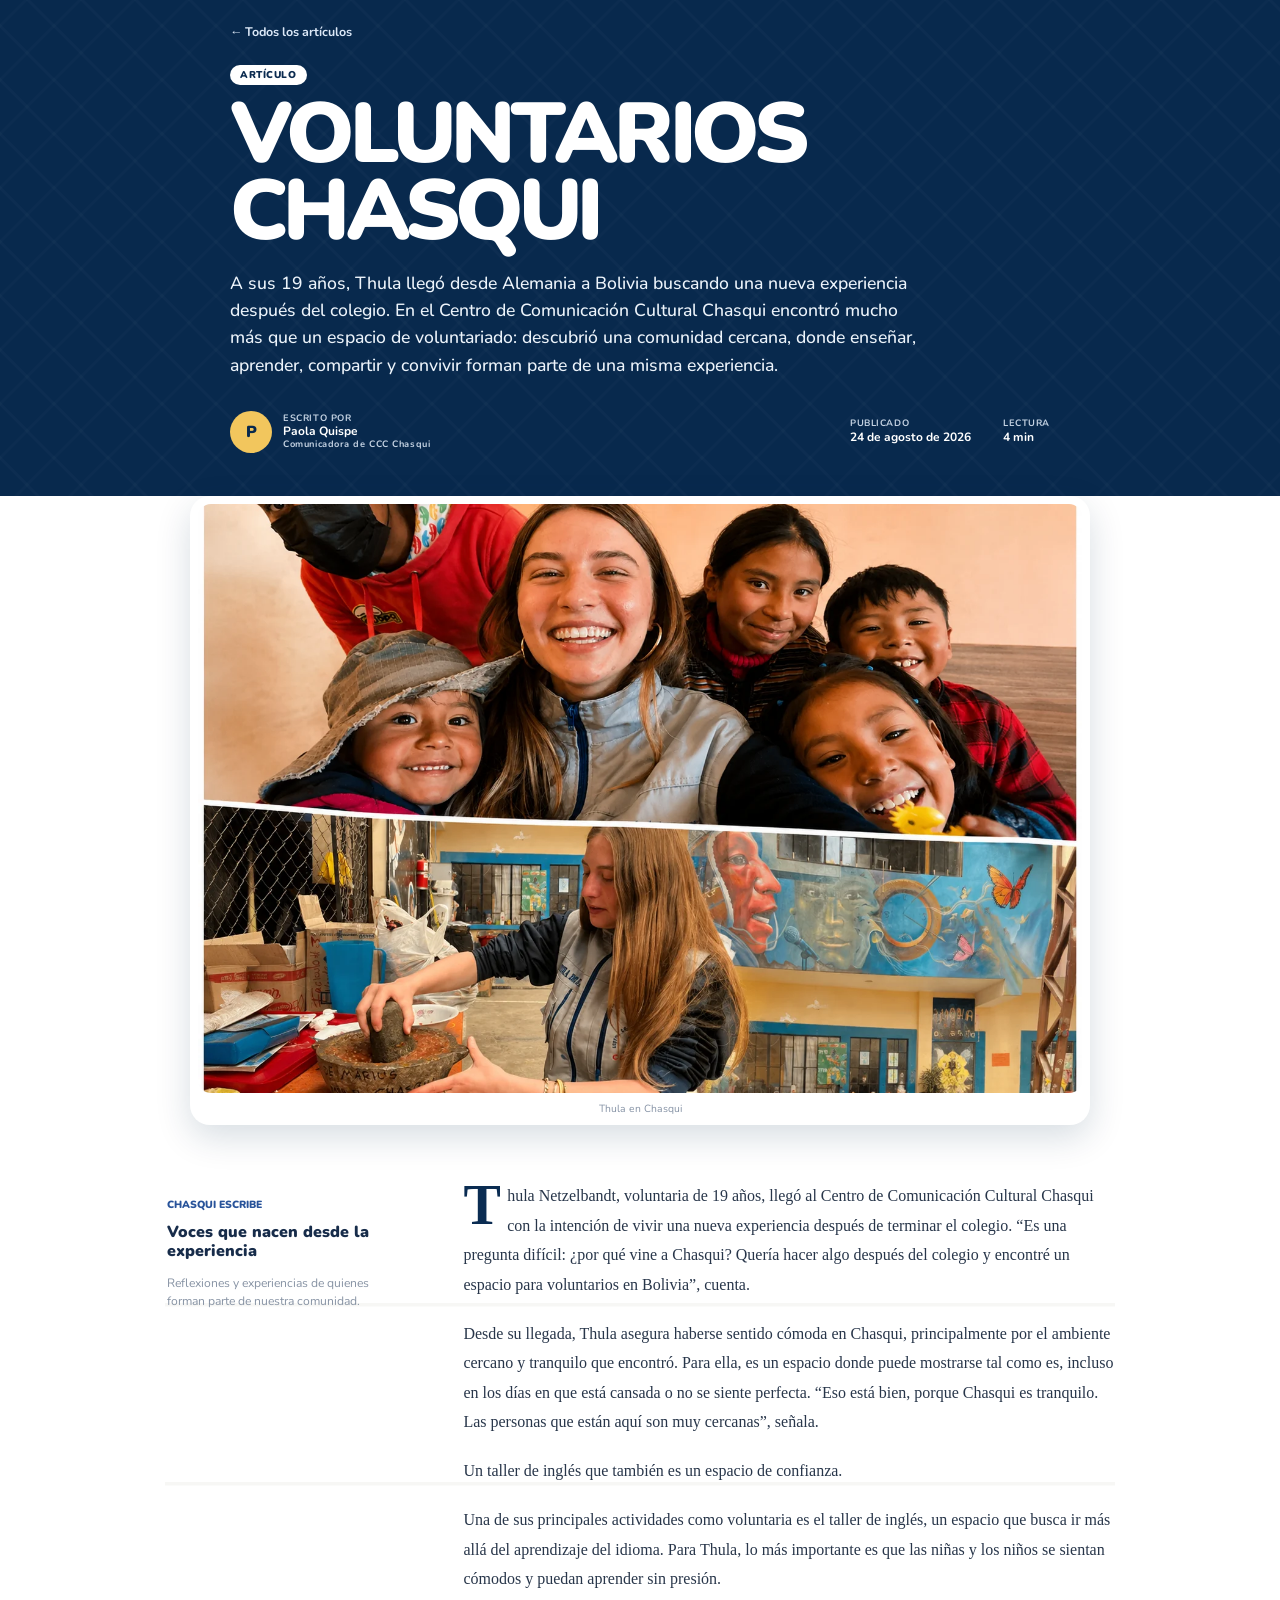
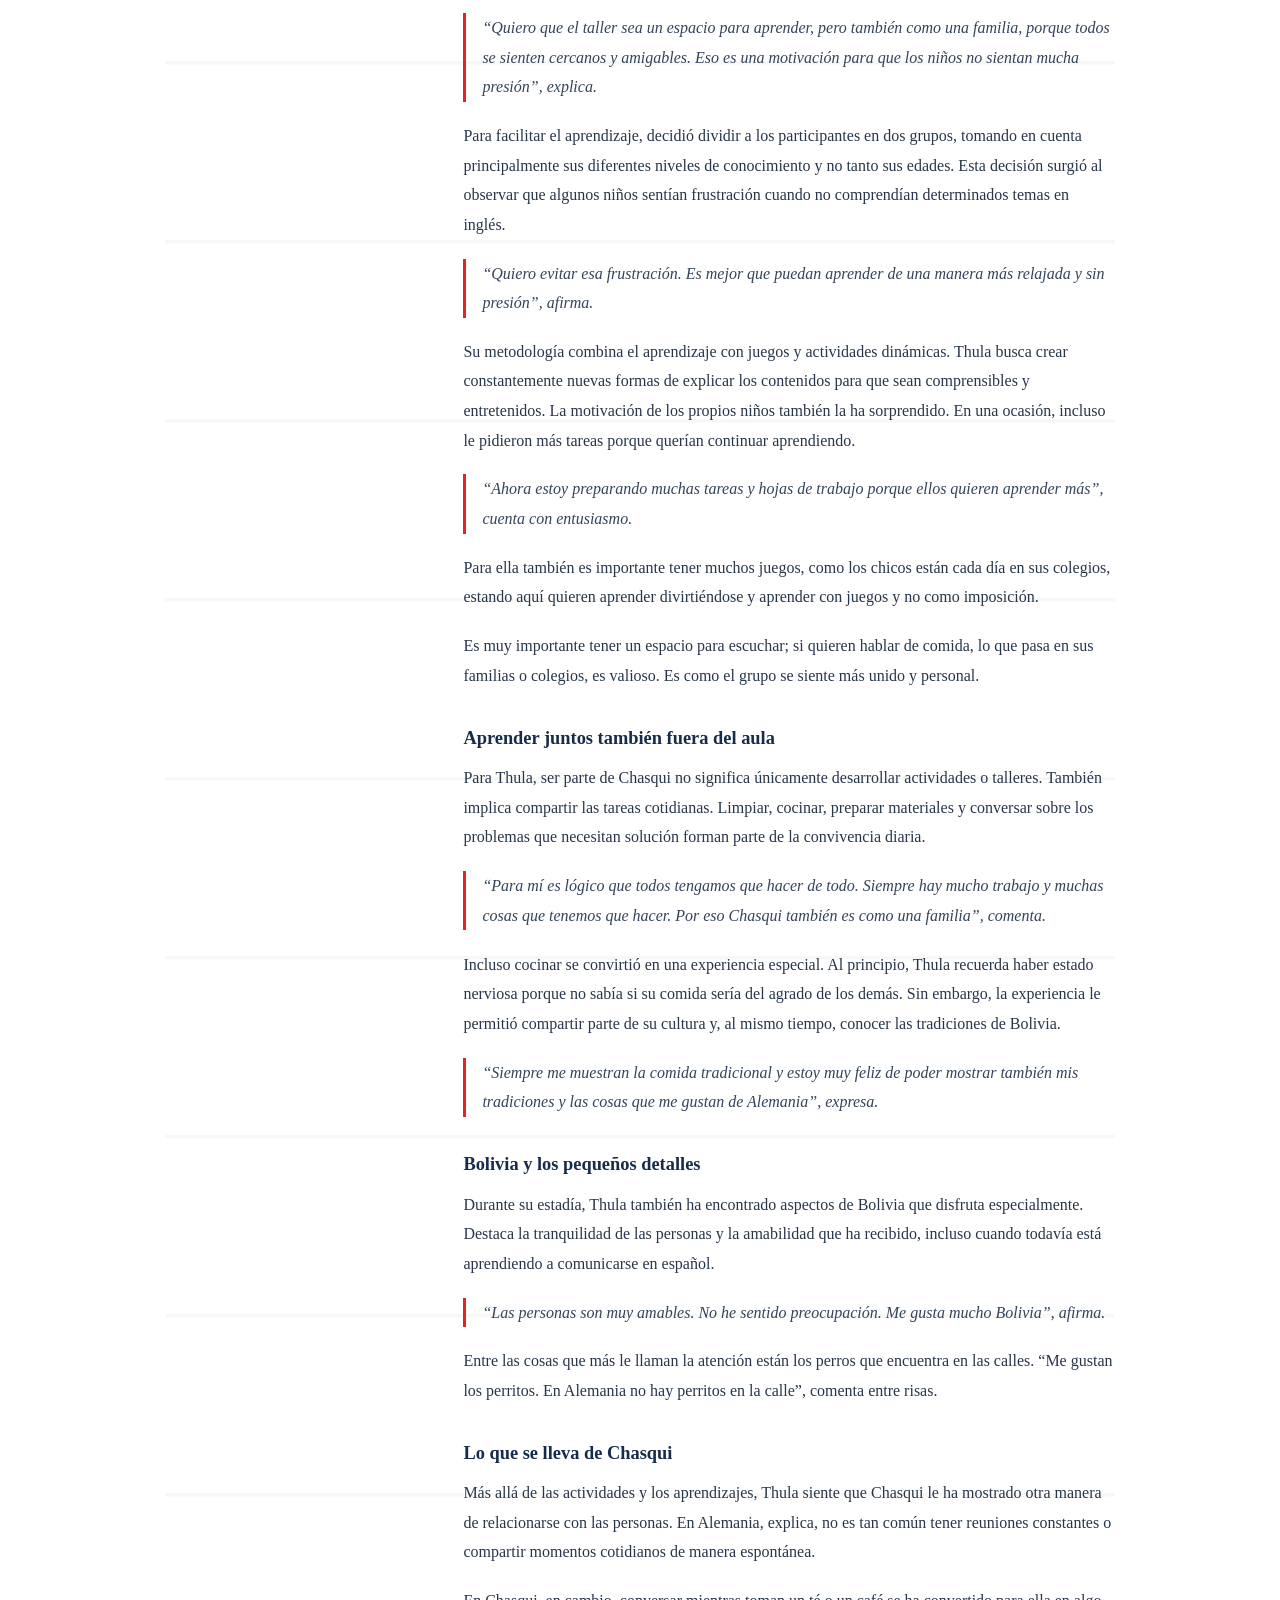
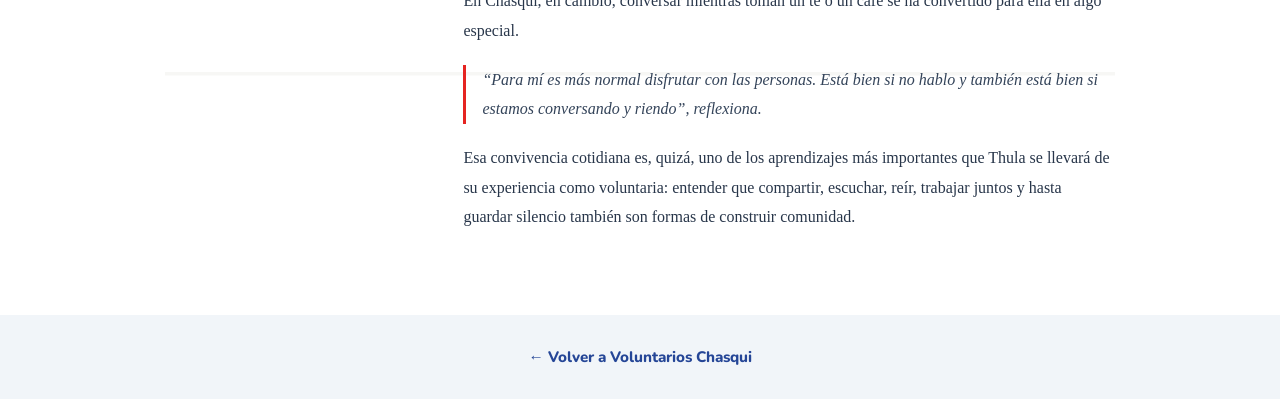
<file: voluntarios-articulo.html>
<!DOCTYPE html>
<html lang="es">
<head>
    <meta charset="UTF-8">
    <meta name="viewport" content="width=device-width, initial-scale=1.0">
    <meta name="description" content="La experiencia de Thula, voluntaria alemana de 19 años, en el Centro de Comunicación Cultural Chasqui.">
    <title>Voluntarios Chasqui | Centro de Comunicación Cultural Chasqui</title>
    <link rel="stylesheet" href="voluntarios.css">
    <link rel="stylesheet" href="voluntarios-articulo.css">
    <link rel="preconnect" href="https://fonts.googleapis.com">
    <link rel="preconnect" href="https://fonts.gstatic.com" crossorigin>
    <link href="https://fonts.googleapis.com/css2?family=Nunito:wght@400;600;700;800;900&display=swap" rel="stylesheet">
</head>
<body class="story-page">
    <header class="story-hero">
        <div class="story-hero__pattern" aria-hidden="true"></div>
        <div class="story-hero__container">
            <a class="story-breadcrumb" href="voluntarios.html">← Todos los artículos</a>
            <span class="story-category">ARTÍCULO</span>
            <h1>VOLUNTARIOS<br>CHASQUI</h1>
            <p class="story-lead">
                A sus 19 años, Thula llegó desde Alemania a Bolivia buscando una nueva experiencia después del colegio.
                En el Centro de Comunicación Cultural Chasqui encontró mucho más que un espacio de voluntariado:
                descubrió una comunidad cercana, donde enseñar, aprender, compartir y convivir forman parte de una misma experiencia.
            </p>
            <div class="story-meta">
                <div class="story-author">
                    <span class="story-author__avatar">P</span>
                    <span><small>ESCRITO POR</small><strong>Paola Quispe</strong><small>Comunicadora de CCC Chasqui</small></span>
                </div>
                <div class="story-meta__item"><small>PUBLICADO</small><strong>24 de agosto de 2026</strong></div>
                <div class="story-meta__item"><small>LECTURA</small><strong>4 min</strong></div>
            </div>
        </div>
    </header>

    <main class="story-main">
        <figure class="story-cover">
            <img src="assets/images/thula.png"
                 alt="Thula junto a niñas y niños, y participando en actividades comunitarias de Chasqui">
            <figcaption>Thula en Chasqui</figcaption>
        </figure>

        <div class="story-layout">
            <aside class="story-sidebar">
                <span>CHASQUI ESCRIBE</span>
                <h2>Voces que nacen desde la experiencia</h2>
                <p>Reflexiones y experiencias de quienes forman parte de nuestra comunidad.</p>
            </aside>

            <article class="story-content">
                <p class="story-opening">
                    Thula Netzelbandt, voluntaria de 19 años, llegó al Centro de Comunicación Cultural Chasqui
                    con la intención de vivir una nueva experiencia después de terminar el colegio. “Es una pregunta
                    difícil: ¿por qué vine a Chasqui? Quería hacer algo después del colegio y encontré un espacio para
                    voluntarios en Bolivia”, cuenta.
                </p>

                <p>Desde su llegada, Thula asegura haberse sentido cómoda en Chasqui, principalmente por el ambiente
                    cercano y tranquilo que encontró. Para ella, es un espacio donde puede mostrarse tal como es,
                    incluso en los días en que está cansada o no se siente perfecta. “Eso está bien, porque Chasqui
                    es tranquilo. Las personas que están aquí son muy cercanas”, señala.</p>

                <p>Un taller de inglés que también es un espacio de confianza.</p>

                <p>Una de sus principales actividades como voluntaria es el taller de inglés, un espacio que busca ir
                    más allá del aprendizaje del idioma. Para Thula, lo más importante es que las niñas y los niños
                    se sientan cómodos y puedan aprender sin presión.</p>

                <blockquote>“Quiero que el taller sea un espacio para aprender, pero también como una familia, porque
                    todos se sienten cercanos y amigables. Eso es una motivación para que los niños no sientan mucha
                    presión”, explica.</blockquote>

                <p>Para facilitar el aprendizaje, decidió dividir a los participantes en dos grupos, tomando en cuenta
                    principalmente sus diferentes niveles de conocimiento y no tanto sus edades. Esta decisión surgió
                    al observar que algunos niños sentían frustración cuando no comprendían determinados temas en inglés.</p>

                <blockquote>“Quiero evitar esa frustración. Es mejor que puedan aprender de una manera más relajada y sin presión”, afirma.</blockquote>

                <p>Su metodología combina el aprendizaje con juegos y actividades dinámicas. Thula busca crear
                    constantemente nuevas formas de explicar los contenidos para que sean comprensibles y entretenidos.
                    La motivación de los propios niños también la ha sorprendido. En una ocasión, incluso le pidieron
                    más tareas porque querían continuar aprendiendo.</p>

                <blockquote>“Ahora estoy preparando muchas tareas y hojas de trabajo porque ellos quieren aprender más”, cuenta con entusiasmo.</blockquote>

                <p>Para ella también es importante tener muchos juegos, como los chicos están cada día en sus colegios,
                    estando aquí quieren aprender divirtiéndose y aprender con juegos y no como imposición.</p>

                <p>Es muy importante tener un espacio para escuchar; si quieren hablar de comida, lo que pasa en sus
                    familias o colegios, es valioso. Es como el grupo se siente más unido y personal.</p>

                <h2>Aprender juntos también fuera del aula</h2>

                <p>Para Thula, ser parte de Chasqui no significa únicamente desarrollar actividades o talleres.
                    También implica compartir las tareas cotidianas. Limpiar, cocinar, preparar materiales y conversar
                    sobre los problemas que necesitan solución forman parte de la convivencia diaria.</p>

                <blockquote>“Para mí es lógico que todos tengamos que hacer de todo. Siempre hay mucho trabajo y muchas
                    cosas que tenemos que hacer. Por eso Chasqui también es como una familia”, comenta.</blockquote>

                <p>Incluso cocinar se convirtió en una experiencia especial. Al principio, Thula recuerda haber estado
                    nerviosa porque no sabía si su comida sería del agrado de los demás. Sin embargo, la experiencia le
                    permitió compartir parte de su cultura y, al mismo tiempo, conocer las tradiciones de Bolivia.</p>

                <blockquote>“Siempre me muestran la comida tradicional y estoy muy feliz de poder mostrar también mis
                    tradiciones y las cosas que me gustan de Alemania”, expresa.</blockquote>

                <h2>Bolivia y los pequeños detalles</h2>

                <p>Durante su estadía, Thula también ha encontrado aspectos de Bolivia que disfruta especialmente.
                    Destaca la tranquilidad de las personas y la amabilidad que ha recibido, incluso cuando todavía
                    está aprendiendo a comunicarse en español.</p>

                <blockquote>“Las personas son muy amables. No he sentido preocupación. Me gusta mucho Bolivia”, afirma.</blockquote>

                <p>Entre las cosas que más le llaman la atención están los perros que encuentra en las calles.
                    “Me gustan los perritos. En Alemania no hay perritos en la calle”, comenta entre risas.</p>

                <h2>Lo que se lleva de Chasqui</h2>

                <p>Más allá de las actividades y los aprendizajes, Thula siente que Chasqui le ha mostrado otra manera
                    de relacionarse con las personas. En Alemania, explica, no es tan común tener reuniones constantes
                    o compartir momentos cotidianos de manera espontánea.</p>

                <p>En Chasqui, en cambio, conversar mientras toman un té o un café se ha convertido para ella en algo especial.</p>

                <blockquote>“Para mí es más normal disfrutar con las personas. Está bien si no hablo y también está bien
                    si estamos conversando y riendo”, reflexiona.</blockquote>

                <p>Esa convivencia cotidiana es, quizá, uno de los aprendizajes más importantes que Thula se llevará
                    de su experiencia como voluntaria: entender que compartir, escuchar, reír, trabajar juntos y hasta
                    guardar silencio también son formas de construir comunidad.</p>
            </article>
        </div>
    </main>

    <footer class="story-footer">
        <a href="voluntarios.html">← Volver a Voluntarios Chasqui</a>
    </footer>
</body>
</html>
</file>
<file: css/variables.css>
/* =========================================
   CHASQUI UI/UX
   Sistema centralizado de variables
   ========================================= */

:root {
    /* Colores institucionales */
    --color-primary: #254697;
    --color-primary-dark: #1B3572;
    --color-primary-deep: #122B63;
    --color-primary-soft: #DCE6FA;
    --color-primary-tint: #EAF0FC;
    --color-primary-muted: #627EB6;
    --color-primary-text: #2D4888;
    --color-accent: #E51E21;
    --color-accent-dark: #C21A1D;

    /* Colores neutros */
    --color-white: #FFFFFF;
    --color-black: #171717;
    --color-text: #292929;
    --color-text-muted: #666666;
    --color-background: #FFFFFF;
    --color-border: #D7DCE5;
    --color-surface-gray: #D9D9D9;
    --color-badge: #B3B3B3;
    --color-band: #A4B7DB;
    --color-photo-bg: #5875AD;

    /* Tipografía institucional */
    --font-family-base: "Nunito", system-ui, sans-serif;

    --font-size-sm: 0.875rem;
    --font-size-base: 1rem;
    --font-size-lg: 1.25rem;
    --font-size-xl: 1.75rem;

    /* Escala fluida para títulos de sección */
    --font-size-section-title: clamp(1.6rem, 1.2rem + 1.4vw, 2.5rem);

    --font-weight-regular: 400;
    --font-weight-semibold: 600;
    --font-weight-bold: 700;
    --font-weight-black: 900;

    /* Espaciado */
    --spacing-xs: 0.25rem;
    --spacing-sm: 0.5rem;
    --spacing-md: 1rem;
    --spacing-lg: 1.5rem;
    --spacing-xl: 2rem;
    --section-space: clamp(3rem, 2rem + 3.5vw, 5.5rem);

    /* Bordes */
    --border-width: 1px;
    --radius-sm: 0.375rem;
    --radius-md: 0.75rem;
    --radius-lg: 1rem;
    --radius-xl: 1.5rem;

    /* Diseño adaptable
       El contenedor está en rem: en monitores grandes el html aumenta
       su tamaño de fuente (ver styles.css) y el contenedor crece con él. */
    --container-max-width: 90rem;
    --page-gutter: clamp(1rem, 2.5vw, 2.5rem);
    --header-height: clamp(112px, 9vw, 168px);

    /* Franja decorativa de formas (entre el menú y el hero, y sobre el footer) */
    --pattern-height: clamp(1.25rem, 0.9rem + 0.7vw, 2.25rem);
    --divider-height: calc(var(--pattern-height) + 0.5rem);

    /* Sombras */
    --shadow-logo: 0 4px 6px rgb(0 0 0 / 45%);
    --shadow-navigation: 0 7px 6px rgb(0 0 0 / 25%);
    --shadow-card: 0 4px 12px rgb(37 70 151 / 12%);
    --shadow-card-hover: 0 12px 26px rgb(37 70 151 / 25%);

    /* Movimiento */
    --ease-out: cubic-bezier(0.22, 1, 0.36, 1);
    --reveal-duration: 750ms;

    /* Capas */
    --z-header: 100;
    --z-progress: 200;
    --z-skip: 300;
}

@media (max-width: 1100px) {
    :root {
        --header-height: 7rem;
    }
}


-------------------------------------------------------------------------------------
</file>
<file: css/styles.css>
/* =========================================
   CHASQUI UI/UX
   Estilos globales
   ========================================= */

/* 1. Reinicio básico */

*,
*::before,
*::after {
    box-sizing: border-box;
}

* {
    margin: 0;
}

html {
    scroll-behavior: smooth;
    scroll-padding-top: calc(var(--header-height) + 0.5rem);
    -webkit-text-size-adjust: 100%;
}

/* Monitores grandes: todo lo que usa rem escala proporcionalmente */
@media (min-width: 1920px) {
    html { font-size: 112.5%; }
}

@media (min-width: 2560px) {
    html { font-size: 125%; }
}

/* 2. Documento */

body {
    min-width: 320px;
    min-height: 100vh;
    min-height: 100dvh;

    font-family: var(--font-family-base);
    font-size: var(--font-size-base);
    font-weight: var(--font-weight-regular);
    line-height: 1.5;

    color: var(--color-text);
    background-color: var(--color-background);

    /* Evita scroll horizontal por animaciones laterales (clip no rompe el header sticky) */
    overflow-x: clip;
}

h1,
h2,
h3 {
    text-wrap: balance;
}

/* 3. Multimedia */

img,
picture,
video,
canvas,
svg {
    display: block;
    max-width: 100%;
}

img {
    height: auto;
}

/* 4. Formularios, enlaces y botones */

button,
input,
textarea,
select {
    font: inherit;
}

a {
    color: inherit;
    text-decoration: none;
}

button {
    cursor: pointer;
}

/* 5. Accesibilidad */

:focus-visible {
    outline: 3px solid var(--color-primary);
    outline-offset: 3px;
}

.visually-hidden {
    position: absolute;
    width: 1px;
    height: 1px;
    margin: -1px;
    padding: 0;
    overflow: hidden;
    clip-path: inset(50%);
    white-space: nowrap;
    border: 0;
}

.skip-link {
    position: fixed;
    top: 0.5rem;
    left: 0.5rem;
    z-index: var(--z-skip);
    padding: 0.75rem 1.25rem;
    border-radius: var(--radius-md);
    background-color: var(--color-accent);
    color: var(--color-white);
    font-weight: var(--font-weight-black);
    translate: 0 -200%;
    transition: translate 200ms ease;
}

.skip-link:focus {
    translate: 0 0;
    outline-color: var(--color-white);
}

/* 6. Reutilizables (usables también en las demás páginas) */

.container {
    width: 100%;
    max-width: var(--container-max-width);
    margin-inline: auto;
}

.section {
    padding: var(--section-space) var(--page-gutter);
}

.section-title {
    margin-bottom: clamp(1.5rem, 3vw, 2.8rem);
    color: var(--color-primary);
    font-size: var(--font-size-section-title);
    font-weight: var(--font-weight-black);
    line-height: 1.2;
    letter-spacing: 0.02em;
    text-align: center;
}

.section-title::after {
    content: "";
    display: block;
    width: clamp(3rem, 6vw, 5.5rem);
    height: 4px;
    margin: 0.7rem auto 0;
    border-radius: 999px;
    background-color: var(--color-accent);
    transition: width 700ms var(--ease-out) 250ms;
}

/* 7. Barra de progreso de lectura (la crea main.js) */

.scroll-progress {
    position: fixed;
    inset: 0 0 auto 0;
    z-index: var(--z-progress);
    height: 4px;
    background-color: var(--color-accent);
    transform: scaleX(0);
    transform-origin: left;
    pointer-events: none;
}

/* 8. Animaciones de aparición al hacer scroll
      main.js agrega la clase .is-visible cuando el elemento entra en pantalla.
      Se usan las propiedades individuales translate/scale para no chocar
      con los transform de los efectos hover. */

@media (prefers-reduced-motion: no-preference) {
    .js [data-reveal],
    .js [data-stagger] > * {
        opacity: 0;
        translate: 0 2rem;
        transition:
            opacity var(--reveal-duration) var(--ease-out) var(--reveal-delay, 0ms),
            translate var(--reveal-duration) var(--ease-out) var(--reveal-delay, 0ms),
            scale var(--reveal-duration) var(--ease-out) var(--reveal-delay, 0ms),
            transform 220ms ease,
            box-shadow 220ms ease,
            background-color 180ms ease,
            border-color 180ms ease;
    }

    .js [data-reveal="left"] { translate: -3rem 0; }
    .js [data-reveal="right"] { translate: 3rem 0; }
    .js [data-reveal="zoom"] { translate: 0 1rem; scale: 0.92; }

    .js [data-reveal].is-visible,
    .js [data-stagger] > .is-visible {
        opacity: 1;
        translate: none;
        scale: none;
    }

    .js .section-title:not(.is-visible)::after {
        width: 0;
    }
}

/* 9. Preferencias de movimiento */

@media (prefers-reduced-motion: reduce) {
    html {
        scroll-behavior: auto;
    }

    *,
    *::before,
    *::after {
        animation-duration: 0.01ms !important;
        animation-delay: 0ms !important;
        animation-iteration-count: 1 !important;
        transition-duration: 0.01ms !important;
        scroll-behavior: auto !important;
    }
}


/* =========================================
   HEADER RESPONSIVE
   ========================================= */

.site-header {
    position: sticky;
    top: 0;
    z-index: var(--z-header);
    width: 100%;
    background-color: var(--color-primary);
    transition: box-shadow 250ms ease;
}

.site-header.is-scrolled {
    box-shadow: 0 6px 20px rgb(0 0 0 / 28%);
}

.header-container {
    width: 100%;
    max-width: var(--container-max-width);
    min-height: var(--header-height);
    margin-inline: auto;
    padding: 1rem var(--page-gutter);

    display: flex;
    align-items: center;
    justify-content: space-between;
    gap: clamp(1rem, 2vw, 2rem);
}

.site-header__brand {
    display: flex;
    align-items: center;
    flex: 0 1 auto;
    min-width: 0;
}

.site-header__logo {
    width: clamp(230px, 24vw, 420px);
    max-width: 100%;
    height: auto;
    object-fit: contain;
    filter: drop-shadow(var(--shadow-logo)) drop-shadow(0 12px 20px rgb(0 0 0 / 35%));
}

.site-header__navigation {
    display: flex;
    align-items: center;
    justify-content: flex-end;
    gap: clamp(0.75rem, 2vw, 2.5rem);
}

.site-header__link {
    display: inline-flex;
    align-items: center;
    justify-content: center;

    padding: clamp(0.7rem, 1vw, 0.9rem) clamp(1rem, 1.5vw, 1.6rem);

    border: 2px solid transparent;
    border-radius: var(--radius-xl);

    background-color: var(--color-accent);
    color: var(--color-white);

    font-size: clamp(1rem, 1.8vw, 2rem);
    font-weight: var(--font-weight-black);
    line-height: 1.2;
    text-align: center;
    white-space: nowrap;

    box-shadow: var(--shadow-navigation);

    transition:
        background-color 180ms ease,
        border-color 180ms ease,
        box-shadow 180ms ease,
        transform 180ms ease;
}

/* Página actual */
.site-header__link[aria-current="page"] {
    border-color: var(--color-white);
}

@media (hover: hover) {
    .site-header__link:hover {
        background-color: var(--color-primary-dark);
        box-shadow: 0 4px 5px rgb(0 0 0 / 25%);
        transform: translateY(2px);
    }
}

.site-header__link:active {
    transform: translateY(3px);
}

.site-header :focus-visible {
    outline-color: var(--color-white);
}

/* Botón "Dona": imagen con latido de corazón y sombra marcada */

.site-header__donate {
    display: flex;
    align-items: center;
    flex: 0 0 auto;
    transition: transform 200ms ease;
}

.site-header__donate img {
    width: auto;
    height: clamp(4.25rem, 6vw, 6.5rem);

    filter: drop-shadow(0 4px 6px rgb(0 0 0 / 45%)) drop-shadow(0 10px 18px rgb(0 0 0 / 40%));
    animation: heartbeat 1.6s ease-in-out infinite;
}

@media (hover: hover) {
    .site-header__donate:hover {
        transform: translateY(-3px);
    }
}

.site-header__donate:active {
    transform: translateY(0);
}

@keyframes heartbeat {
    0%, 100% { scale: 1; }
    14%      { scale: 1.12; }
    28%      { scale: 1; }
    42%      { scale: 1.09; }
    70%      { scale: 1; }
}

/* Botón hamburguesa */

.menu-toggle {
    display: none;
    width: 46px;
    height: 46px;
    padding: 10px;

    flex-direction: column;
    align-items: center;
    justify-content: center;
    gap: 5px;

    border: 2px solid rgb(255 255 255 / 70%);
    border-radius: var(--radius-md);
    background: transparent;
    color: var(--color-white);
}

.menu-toggle__line {
    display: block;
    width: 22px;
    height: 3px;
    border-radius: 2px;
    background-color: var(--color-white);
    transition: transform 220ms ease, opacity 180ms ease;
}

.menu-toggle[aria-expanded="true"] .menu-toggle__line:nth-child(1) {
    transform: translateY(8px) rotate(45deg);
}

.menu-toggle[aria-expanded="true"] .menu-toggle__line:nth-child(2) {
    opacity: 0;
}

.menu-toggle[aria-expanded="true"] .menu-toggle__line:nth-child(3) {
    transform: translateY(-8px) rotate(-45deg);
}

/* Tabletas y móviles: menú desplegable animado */

@media (max-width: 1100px) {
    .header-container {
        flex-wrap: wrap;
        gap: 0 1rem;
    }

    .site-header__logo {
        width: clamp(190px, 28vw, 280px);
    }

    /* Orden visual: logo · Dona · menú · (navegación desplegable debajo) */
    .site-header__donate {
        order: 1;
        margin-left: auto;
    }

    .site-header__donate img {
        height: 3.9rem;
    }

    .menu-toggle {
        display: flex;
        flex-shrink: 0;
        order: 2;
        margin-left: 0.75rem;
    }

    .site-header__navigation {
        order: 3;
    }

    .site-header__navigation {
        width: 100%;
        flex-direction: column;
        align-items: stretch;
        gap: 0.75rem;

        max-height: 0;
        overflow: hidden;
        opacity: 0;
        visibility: hidden;

        transition:
            max-height 350ms var(--ease-out),
            opacity 250ms ease,
            margin 350ms var(--ease-out),
            visibility 0s linear 350ms;
    }

    .site-header__navigation.is-open {
        max-height: calc(100dvh - var(--header-height));
        margin-top: 0.75rem;
        overflow-y: auto;
        opacity: 1;
        visibility: visible;
        transition-delay: 0s;
    }

    .site-header__link {
        width: 100%;
        min-height: 48px;
        padding: 0.75rem 1rem;
        white-space: normal;
        font-size: 1.1rem;
    }
}

/* Móviles: logotipo centrado */

@media (max-width: 600px) {
    .header-container {
        display: grid;
        grid-template-columns: auto 1fr auto;
        align-items: center;
        gap: 0 0.5rem;
        padding: 1rem;
    }

    .site-header__brand {
        grid-column: 2;
        grid-row: 1;
        justify-content: center;
    }

    .site-header__logo {
        width: clamp(180px, 58vw, 250px);
    }

    .menu-toggle {
        grid-column: 3;
        grid-row: 1;
        justify-self: end;
        margin-left: 0;
    }

    .site-header__donate {
        grid-column: 1;
        grid-row: 1;
        justify-self: start;
        margin-left: 0;
    }

    .site-header__donate img {
        height: 3.1rem;
    }

    .site-header__navigation {
        grid-column: 1 / -1;
        grid-row: 2;
    }
}

@media (prefers-reduced-motion: reduce) {
    .site-header__navigation {
        transition: none;
    }
}


/* =========================================
   FRANJA DECORATIVA DE FORMAS
   Uso: <div class="pattern-divider" aria-hidden="true"></div>
   El módulo SVG (622x135) está incrustado en la propia regla:
   se repite sin cortes y escala en cualquier pantalla.
   ========================================= */

.pattern-divider {
    height: var(--divider-height, 2rem);
    background:
        /* Módulo SVG de 622x135 incrustado: no necesita ningún archivo ni variable externa */
        url("data:image/svg+xml,%3Csvg%20xmlns='http://www.w3.org/2000/svg'%20width='622'%20height='135'%20viewBox='0%2018%20622%20135'%3E%3Cg%20fill='%231F366B'%3E%3Crect%20x='7'%20y='18'%20width='139'%20height='135'%20rx='40'/%3E%3Cellipse%20cx='388'%20cy='85.5'%20rx='69'%20ry='67.5'/%3E%3C/g%3E%3Cg%20fill='%23E51E21'%3E%3Cellipse%20cx='232.5'%20cy='85.5'%20rx='69.5'%20ry='67.5'/%3E%3Crect%20x='474'%20y='18'%20width='139'%20height='135'%20rx='40'/%3E%3C/g%3E%3Cellipse%20cx='388'%20cy='85.5'%20rx='51.5'%20ry='49.5'%20fill='%23F5F5F5'/%3E%3C/svg%3E")
        center / auto var(--pattern-height, 1.5rem) repeat-x,
        #FFFFFF;
    pointer-events: none;
}


/* =========================================
   HERO INSTITUCIONAL (slider de 4 imágenes)
   ========================================= */

.hero {
    --hero-interval: 6.5s;   /* tiempo que se muestra cada imagen */
    --hero-fade: 1100ms;     /* duración del cambio entre imágenes */
    --hero-inline: clamp(1.25rem, 4vw, 5rem);  /* margen lateral: título y logos */

    width: 100%;
}

.hero__slide {
    position: relative;
    isolation: isolate;

    display: grid;
    grid-template-columns: minmax(0, 1.2fr) minmax(0, 0.8fr);
    align-items: center;
    gap: clamp(1.5rem, 4vw, 4rem);

    width: 100%;
    /* Alto de pantalla menos el header, con tope para monitores muy grandes */
    min-height: clamp(480px, calc(100svh - var(--header-height) - var(--divider-height)), 56rem);

    /* El contenido se alinea al contenedor aunque el fondo llegue a los bordes */
    padding: clamp(2rem, 5vw, 5rem) var(--hero-inline);

    overflow: hidden;
    background-color: var(--color-primary);
    box-shadow: 0 3px 5px rgb(0 0 0 / 25%);

    /* El deslizamiento horizontal con el dedo cambia de imagen; el vertical sigue haciendo scroll */
    touch-action: pan-y;
}

/* --- Imágenes de fondo ---
   Capas (de abajo hacia arriba): inactivas → saliendo → activa → overlay.
   La imagen que sale se queda visible mientras la nueva aparece por encima,
   así el cambio es una disolución limpia, sin "parpadeo" del fondo azul. */

.hero__background {
    position: absolute;
    inset: 0;
    z-index: -4;

    width: 100%;
    height: 100%;
    object-fit: cover;
    object-position: var(--focus, center);

    opacity: 0;
    transition: opacity var(--hero-fade) ease;
}

.hero__background.is-leaving {
    z-index: -3;
    opacity: 1;
}

.hero__background.is-active {
    z-index: -2;
    opacity: 1;
}

/* Zoom lento mientras la imagen está visible (también al salir, para que no haya saltos) */
.hero__background.is-active,
.hero__background.is-leaving {
    animation: hero-zoom 9s ease-out both;
}

.hero__overlay {
    position: absolute;
    inset: 0;
    z-index: -1;

    background: linear-gradient(
        90deg,
        rgb(0 0 0 / 52%) 0%,
        rgb(0 0 0 / 25%) 55%,
        rgb(0 0 0 / 12%) 100%
    );
}

.hero__content {
    position: relative;
    z-index: 1;
}

.hero__title {
    max-width: 16em;

    color: var(--color-white);
    font-size: clamp(1.65rem, 1rem + 2.6vw, 3.25rem);
    font-weight: var(--font-weight-black);
    line-height: 1.25;
    letter-spacing: 0.01em;
    text-shadow: 0 2px 5px rgb(0 0 0 / 35%);

    animation: fade-up 900ms var(--ease-out) 150ms both;
}

/* Logos agrupados (como en el diseño) que giran como las agujas de un reloj.
   Cada logo ocupa una de 3 posiciones (data-slot 0, 1, 2); main.js las rota
   y el CSS anima el desplazamiento. Las medidas son porcentajes del grupo. */
.hero__logos {
    --ease-clock: cubic-bezier(0.65, 0, 0.35, 1);

    position: relative;
    z-index: 1;

    justify-self: end;
    width: min(100%, clamp(17rem, 30vw, 34rem));
    aspect-ratio: 776 / 747;
}

.hero__logo {
    --delay: 0ms;

    position: absolute;
    display: flex;
    align-items: center;
    justify-content: center;

    aspect-ratio: 1;
    overflow: hidden;

    background-color: rgb(255 255 255 / 65%);
    border: clamp(4px, 0.55vw, 9px) solid var(--color-primary);
    box-shadow: 0 10px 24px rgb(0 0 0 / 30%);

    animation:
        logo-in 900ms var(--ease-out) var(--delay) both,
        logo-float 7s ease-in-out calc(var(--delay) + 900ms) infinite;

    transition:
        left 1400ms var(--ease-clock),
        top 1400ms var(--ease-clock),
        width 1400ms var(--ease-clock),
        border-radius 1400ms var(--ease-clock),
        transform 250ms ease,
        box-shadow 250ms ease;
}

.hero__logo:nth-child(1) { --delay: 300ms; }
.hero__logo:nth-child(2) { --delay: 500ms; }
.hero__logo:nth-child(3) { --delay: 700ms; }

/* Posición 0: círculo grande a la izquierda */
.hero__logo[data-slot="0"] {
    left: 2.8%;
    top: 18.7%;
    width: 60.3%;
    z-index: 1;
    border-radius: 50%;
}

/* Posición 1: cuadrado redondeado arriba a la derecha */
.hero__logo[data-slot="1"] {
    left: 56.8%;
    top: 2%;
    width: 37%;
    z-index: 2;
    border-radius: 22%;
}

/* Posición 2: círculo abajo a la derecha */
.hero__logo[data-slot="2"] {
    left: 51.8%;
    top: 57.6%;
    width: 39.7%;
    z-index: 2;
    border-radius: 50%;
}

@media (hover: hover) {
    .hero__logo:hover {
        transform: scale(1.06);
        box-shadow: 0 14px 30px rgb(0 0 0 / 40%);
    }
}

.hero__logo img {
    width: 100%;
    height: 100%;
    padding: 6%;
    object-fit: contain;
}

/* --- Controles del slider (los crea main.js) --- */

.hero__controls {
    position: absolute;
    bottom: clamp(0.75rem, 2vw, 1.5rem);
    /* Alineado con el título, igual que el resto del contenido */
    left: var(--hero-inline);
    z-index: 5;

    display: flex;
    align-items: center;
    gap: 0.15rem;

    padding: 0.25rem 0.5rem;
    border-radius: 999px;
    background-color: rgb(0 0 0 / 38%);
    backdrop-filter: blur(6px);
}

.hero__controls :focus-visible {
    outline-color: var(--color-white);
    outline-offset: 2px;
}

.hero__arrow,
.hero__pause {
    display: grid;
    place-items: center;

    width: 2.25rem;
    height: 2.25rem;
    padding: 0;

    border: 0;
    border-radius: 50%;
    background: transparent;
    color: var(--color-white);

    transition: background-color 180ms ease, transform 180ms ease;
}

.hero__arrow svg,
.hero__pause svg {
    width: 1.1rem;
    height: 1.1rem;
}

@media (hover: hover) {
    .hero__arrow:hover,
    .hero__pause:hover {
        background-color: rgb(255 255 255 / 22%);
    }

    .hero__arrow--prev:hover { transform: translateX(-2px); }
    .hero__arrow--next:hover { transform: translateX(2px); }
}

/* Pausa / reanudar: se muestra un solo ícono según el estado */
.hero__pause .icon-play { display: none; }
.hero__pause[aria-pressed="true"] .icon-play { display: block; }
.hero__pause[aria-pressed="true"] .icon-pause { display: none; }

.hero__dots {
    display: flex;
    align-items: center;
}

/* Cada punto tiene un área táctil cómoda; la barra visible es el span interior */
.hero__dot {
    display: grid;
    place-items: center;
    padding: 0.7rem 0.22rem;

    border: 0;
    background: none;
}

.hero__dot-bar {
    position: relative;
    display: block;
    width: 0.6rem;
    height: 0.6rem;

    border-radius: 999px;
    background-color: rgb(255 255 255 / 55%);
    overflow: hidden;

    transition: width 400ms var(--ease-out), background-color 200ms ease;
}

@media (hover: hover) {
    .hero__dot:hover .hero__dot-bar {
        background-color: rgb(255 255 255 / 85%);
    }
}

.hero__dot.is-active .hero__dot-bar {
    width: 2.4rem;
}

/* Relleno rojo: en el punto activo muestra cuánto falta para la siguiente imagen */
.hero__dot-fill {
    position: absolute;
    inset: 0;
    background-color: var(--color-accent);
    transform: scaleX(0);
    transform-origin: left;
}

.hero__dot.is-active .hero__dot-fill {
    transform: scaleX(1);
}

/* El avance automático se mueve por esta animación: cuando termina, main.js pasa a la siguiente
   imagen. Con "reducir movimiento" no hay animación, por lo tanto tampoco avance automático. */
@media (prefers-reduced-motion: no-preference) {
    .hero__dot.is-active .hero__dot-fill {
        transform: scaleX(0);
        animation: hero-progress var(--hero-interval) linear forwards;
    }

    .hero.is-paused .hero__dot-fill {
        animation-play-state: paused;
    }
}

@media (prefers-reduced-motion: reduce) {
    .hero__pause {
        display: none;
    }
}

@keyframes fade-up {
    from { opacity: 0; translate: 0 1.5rem; }
    to   { opacity: 1; translate: 0 0; }
}

@keyframes logo-in {
    from { opacity: 0; scale: 0.6; }
    to   { opacity: 1; scale: 1; }
}

@keyframes logo-float {
    0%, 100% { translate: 0 0; }
    50%      { translate: 0 -10px; }
}

@keyframes hero-zoom {
    from { scale: 1.12; }
    to   { scale: 1; }
}

@keyframes hero-progress {
    to { transform: scaleX(1); }
}

/* Tabletas y móviles: una sola columna, controles centrados */
@media (max-width: 900px) {
    .hero__slide {
        grid-template-columns: 1fr;
        min-height: auto;
        /* Espacio extra abajo para que los controles no tapen los logos */
        padding-bottom: 5.5rem;
        text-align: center;
    }

    .hero__title {
        margin-inline: auto;
    }

    .hero__logos {
        justify-self: center;
        width: min(100%, 22rem);
    }

    .hero__overlay {
        background: rgb(0 0 0 / 38%);
    }

    .hero__controls {
        left: 50%;
        translate: -50% 0;
    }
}

/* Laptops con poca altura en horizontal */
@media (max-height: 600px) and (orientation: landscape) {
    .hero__slide {
        min-height: auto;
    }
}


/* =========================================
   ACCESOS RÁPIDOS
   ========================================= */

.quick-access__title {
    margin-bottom: clamp(1.5rem, 3vw, 3rem);
    padding-inline: clamp(0.5rem, 2.5vw, 3rem);

    color: var(--color-primary);
    font-size: clamp(1.5rem, 1rem + 1.8vw, 2.4rem);
    font-weight: var(--font-weight-black);
    line-height: 1.2;
}

.quick-access__grid {
    display: grid;
    grid-template-columns: repeat(4, minmax(0, 1fr));
    gap: clamp(0.65rem, 1.1vw, 1.25rem);
}

.quick-card {
    display: flex;
    flex-direction: column;
    justify-content: center;

    min-width: 0;
    min-height: 112px;
    padding: 0.75rem 1rem;

    border: 1px solid var(--color-primary);
    border-radius: var(--radius-lg);

    background-color: var(--color-primary-tint);
    color: var(--color-primary);

    transition:
        background-color 180ms ease,
        border-color 180ms ease,
        box-shadow 180ms ease,
        transform 180ms ease;
}

.quick-card__description {
    display: block;
    font-size: clamp(0.8rem, 0.55rem + 0.7vw, 1.25rem);
    line-height: 1.3;
}

.quick-card__title {
    display: block;
    margin-top: 0.1rem;

    font-size: clamp(1.05rem, 0.6rem + 1.3vw, 2rem);
    font-weight: var(--font-weight-black);
    line-height: 1.05;
    text-align: center;
    text-shadow: 0 2px 2px rgb(0 0 0 / 25%);
}

@media (hover: hover) {
    .quick-card:hover {
        background-color: var(--color-primary-soft);
        border-color: var(--color-accent);
        box-shadow: 0 4px 10px rgb(0 0 0 / 12%);
        transform: translateY(-3px);
    }
}

.quick-card:active {
    transform: translateY(0);
}

.quick-card:focus-visible {
    outline-color: var(--color-accent);
}

@media (max-width: 900px) {
    .quick-access__grid {
        grid-template-columns: repeat(2, minmax(0, 1fr));
    }

    .quick-card {
        min-height: 100px;
    }

    .quick-card__description {
        font-size: 0.9rem;
    }

    .quick-card__title {
        font-size: clamp(1.1rem, 2.5vw, 1.5rem);
    }
}

@media (max-width: 480px) {
    .quick-access {
        padding-inline: 0.75rem;
    }

    .quick-access__title {
        padding-inline: 0.25rem;
    }

    .quick-access__grid {
        grid-template-columns: 1fr;
        gap: 0.75rem;
    }

    .quick-card {
        min-height: 88px;
    }

    .quick-card__title {
        font-size: 1.35rem;
    }
}


/* =========================================
   NUESTROS PROGRAMAS
   ========================================= */

.programs {
    background-color: var(--color-primary-soft);
}

.programs__grid {
    --gap: clamp(1.2rem, 2vw, 2.2rem);

    display: grid;
    grid-template-columns: repeat(3, minmax(0, 1fr));
    gap: var(--gap);
}

/* Imagen, capa de contraste, título y enlace se apilan en la misma celda */
.program-card {
    position: relative;
    isolation: isolate;

    display: grid;
    min-height: clamp(14rem, 24vw, 20rem);

    border: 2px solid var(--color-primary);
    border-radius: 20px;
    overflow: hidden;
    background-color: #A0B2D6;

    transition: transform 250ms ease, box-shadow 250ms ease;
}

.program-card > * {
    grid-area: 1 / 1;
}

.program-card::before {
    content: "";
    grid-area: 1 / 1;
    z-index: 1;
    background: linear-gradient(to top, rgb(0 0 0 / 45%), rgb(0 0 0 / 15%) 65%);
}

.program-card__background {
    width: 100%;
    height: 100%;
    object-fit: cover;
    transition: transform 700ms var(--ease-out);
}

.program-card__title {
    z-index: 2;
    place-self: center;
    padding: 1.5rem;

    color: var(--color-white);
    font-size: clamp(1.5rem, 1rem + 1.6vw, 2.4rem);
    font-weight: var(--font-weight-black);
    line-height: 1.15;
    text-align: center;
    text-shadow: 0 2px 6px rgb(0 0 0 / 60%);
}

/* El enlace se estira sobre toda la tarjeta (::after) para que sea clicable completa */
.program-card__link {
    z-index: 3;
    place-self: end;
    margin: 1.25rem 1.5rem;

    color: var(--color-white);
    font-size: clamp(1rem, 0.8rem + 0.5vw, 1.35rem);
    font-weight: var(--font-weight-bold);
    text-shadow: 0 2px 4px rgb(0 0 0 / 60%);

    background: linear-gradient(currentColor, currentColor) left bottom / 0 2px no-repeat;
    transition: background-size 300ms var(--ease-out);
}

.program-card__link::after {
    content: "";
    position: absolute;
    inset: 0;
}

.program-card__link:focus-visible {
    outline: none;
}

.program-card:focus-within {
    outline: 3px solid var(--color-accent);
    outline-offset: 3px;
}

@media (hover: hover) {
    .program-card:hover {
        transform: translateY(-4px);
        box-shadow: 0 8px 20px rgb(37 70 151 / 25%);
    }

    .program-card:hover .program-card__background {
        transform: scale(1.07);
    }

    .program-card:hover .program-card__link {
        background-size: 100% 2px;
    }
}

@media (max-width: 900px) {
    .programs__grid {
        grid-template-columns: repeat(2, minmax(0, 1fr));
    }
}

/* En 2 columnas, la tercera tarjeta queda centrada */
@media (min-width: 601px) and (max-width: 900px) {
    .program-card:last-child:nth-child(odd) {
        grid-column: 1 / -1;
        justify-self: center;
        width: calc(50% - var(--gap) / 2);
    }
}

@media (max-width: 600px) {
    .programs__grid {
        grid-template-columns: 1fr;
    }

    .program-card {
        min-height: 12.5rem;
    }
}


/* =========================================
   TALLERES (carrusel)
   ========================================= */

.workshops__carousel-wrapper {
    width: 100%;
    overflow: hidden;

    /* Difuminado en los bordes */
    mask-image: linear-gradient(90deg, transparent, #000 4%, #000 96%, transparent);
}

.workshops__carousel {
    display: flex;
    gap: clamp(1.5rem, 2.5vw, 2.5rem);
    padding: 0.75rem 1rem 1.5rem;

    overflow-x: auto;
    /* Sin scroll suave: main.js mueve el carrusel cuadro a cuadro */
    scroll-behavior: auto;
    scrollbar-width: none;
}

.workshops__carousel::-webkit-scrollbar {
    display: none;
}

.workshop-card {
    flex: 0 0 clamp(18rem, 42vw, 34rem);

    display: flex;
    flex-direction: column;

    border: 2px solid var(--color-primary-muted);
    border-radius: 18px;
    overflow: hidden;
    background-color: var(--color-primary-soft);

    box-shadow: var(--shadow-card);
    transition: transform 250ms ease, box-shadow 250ms ease;
}

.workshop-card__media {
    height: clamp(13.75rem, 24vw, 20rem);
    overflow: hidden;
    background-color: #D6DCE6;
}

.workshop-card__media img {
    width: 100%;
    height: 100%;
    object-fit: cover;
    transition: scale 700ms var(--ease-out);
}

.workshop-card__body {
    display: flex;
    flex-direction: column;
    gap: 0.4rem;
    padding: 1.25rem 1.5rem 1.5rem;
    border-top: 2px solid var(--color-primary-muted);
}

.workshop-card__title {
    color: var(--color-primary);
    font-size: clamp(1.35rem, 1rem + 1vw, 1.85rem);
    font-weight: var(--font-weight-black);
    line-height: 1.2;
    text-shadow: 0 2px 3px rgb(18 38 88 / 35%);
}

.workshop-card__location-label {
    color: #233D7B;
    font-size: clamp(0.95rem, 0.85rem + 0.3vw, 1.15rem);
    font-weight: var(--font-weight-bold);
}

.workshop-card__address {
    color: var(--color-primary-text);
    font-size: clamp(0.85rem, 0.8rem + 0.25vw, 1.05rem);
    font-weight: var(--font-weight-bold);
    line-height: 1.35;
}

/* Tarjeta completa clicable: el enlace del título se estira sobre toda la tarjeta */
.workshop-card {
    position: relative;
}

.workshop-card__link {
    color: inherit;
}

.workshop-card__link::after {
    content: "";
    position: absolute;
    inset: 0;
    z-index: 1;
}

.workshop-card__link:focus-visible {
    outline: none;
}

.workshop-card:focus-within {
    outline: 3px solid var(--color-accent);
    outline-offset: 3px;
}

.workshop-card__cta {
    align-self: flex-start;
    margin-top: 0.75rem;
    padding: 0.5rem 1.2rem;

    border-radius: 999px;
    background-color: var(--color-accent);
    color: var(--color-white);

    font-size: clamp(0.95rem, 0.9rem + 0.2vw, 1.1rem);
    font-weight: var(--font-weight-bold);
    line-height: 1.2;
    box-shadow: 0 4px 10px rgb(229 30 33 / 30%);

    transition: background-color 180ms ease, transform 180ms ease;
}

.workshop-card__cta::after {
    content: " →";
}

@media (hover: hover) {
    .workshop-card:hover .workshop-card__cta {
        background-color: var(--color-accent-dark);
        transform: translateX(3px);
    }
}

@media (hover: hover) {
    .workshop-card:hover {
        transform: translateY(-4px);
        box-shadow: var(--shadow-card-hover);
    }

    .workshop-card:hover .workshop-card__media img {
        scale: 1.06;
    }
}

@media (max-width: 768px) {
    .workshop-card {
        flex-basis: min(88%, 28rem);
    }
}

/* Sin animación: el usuario desliza a mano */
@media (prefers-reduced-motion: reduce) {
    .workshops__carousel {
        scroll-snap-type: x mandatory;
    }

    .workshop-card {
        scroll-snap-align: center;
    }
}


/* =========================================
   INFORMACIÓN QUE TRANSFORMA
   ========================================= */

.transform__grid-top {
    display: grid;
    grid-template-columns: repeat(2, minmax(0, 32.5rem));
    justify-content: center;
    gap: clamp(2rem, 3vw, 3.5rem);
    margin-bottom: clamp(2.5rem, 4vw, 4rem);
}

.transform-card {
    position: relative;
    display: flex;
    flex-direction: column;

    padding: 1.25rem;
    border: 2px solid var(--color-primary);
    border-radius: var(--radius-xl);
    background-color: var(--color-surface-gray);
    box-shadow: 0 10px 25px rgb(37 70 151 / 18%);

    transition: transform 250ms ease, box-shadow 250ms ease;
}

.transform-card__media {
    height: clamp(12.5rem, 22vw, 16.25rem);
    border-radius: var(--radius-lg);
    overflow: hidden;
    background-color: #D6DCE6;
}

.transform-card__media img {
    width: 100%;
    height: 100%;
    object-fit: cover;
    transition: scale 700ms var(--ease-out);
}

.transform-card__body {
    display: flex;
    flex-direction: column;
    gap: 1.5rem;
    padding: 1.25rem 0.5rem 0.5rem;
}

.transform-card__title {
    color: var(--color-primary);
    font-size: clamp(1.35rem, 1rem + 0.8vw, 1.75rem);
    font-weight: var(--font-weight-black);
    text-shadow: 0 2px 3px rgb(18 38 88 / 25%);
}

.transform-card__link {
    align-self: flex-end;
    color: var(--color-primary);
    font-size: clamp(1rem, 0.9rem + 0.3vw, 1.25rem);
    font-weight: var(--font-weight-bold);

    background: linear-gradient(currentColor, currentColor) left bottom / 0 2px no-repeat;
    transition: background-size 300ms var(--ease-out), color 150ms ease;
}

/* Tarjeta completa clicable */
.transform-card__link::after {
    content: "";
    position: absolute;
    inset: 0;
    border-radius: inherit;
}

.transform-card__link:focus-visible {
    outline: none;
}

.transform-card:focus-within {
    outline: 3px solid var(--color-accent);
    outline-offset: 3px;
}

@media (hover: hover) {
    .transform-card:hover {
        transform: translateY(-4px);
        box-shadow: 0 14px 28px rgb(37 70 151 / 25%);
    }

    .transform-card:hover .transform-card__media img {
        scale: 1.06;
    }

    .transform-card:hover .transform-card__link {
        background-size: 100% 2px;
        color: var(--color-primary-dark);
    }
}

.transform__grid-stats {
    display: grid;
    grid-template-columns: repeat(3, minmax(0, 1fr));
    gap: clamp(1.5rem, 2vw, 2.5rem);
}

.stat-card {
    display: flex;
    flex-direction: column;
    align-items: center;
    justify-content: center;
    gap: 0.5rem;

    padding: clamp(1.8rem, 2.5vw, 2.5rem) clamp(1.2rem, 1.5vw, 2rem);
    border: 2px solid var(--color-primary);
    border-radius: var(--radius-xl);
    background-color: var(--color-surface-gray);
    box-shadow: 0 8px 20px rgb(37 70 151 / 12%);
    text-align: center;
}

.stat-card__number {
    color: var(--color-primary);
    font-size: clamp(2.2rem, 1.6rem + 1.9vw, 3.2rem);
    font-weight: var(--font-weight-black);
    line-height: 1.1;
    font-variant-numeric: tabular-nums;
    text-shadow: 0 2px 3px rgb(18 38 88 / 20%);
}

.stat-card__label {
    color: var(--color-primary-text);
    font-size: clamp(1rem, 0.9rem + 0.3vw, 1.2rem);
    font-weight: var(--font-weight-bold);
}

.stat-card__text {
    color: var(--color-primary-text);
    font-size: clamp(0.85rem, 0.8rem + 0.2vw, 1.05rem);
    font-weight: var(--font-weight-semibold);
    line-height: 1.4;
}

@media (max-width: 1050px) {
    .transform__grid-top {
        grid-template-columns: minmax(0, 32.5rem);
    }

    .transform__grid-stats {
        grid-template-columns: repeat(2, minmax(0, 1fr));
    }
}

@media (max-width: 650px) {
    .transform__grid-stats {
        grid-template-columns: 1fr;
    }
}


/* =========================================
   CONTACTO
   ========================================= */

.contact__container {
    display: grid;
    grid-template-columns: minmax(0, 1fr) minmax(0, 1.25fr);
    gap: clamp(2rem, 4vw, 5rem);
    align-items: center;
}

.contact__info {
    display: flex;
    flex-direction: column;
    gap: 1.25rem;
}

.contact__title {
    color: var(--color-primary);
    font-size: clamp(1.8rem, 1.2rem + 1.9vw, 2.7rem);
    font-weight: var(--font-weight-black);
    line-height: 1.15;
}

.contact__description {
    color: var(--color-primary);
    font-size: clamp(1.05rem, 0.95rem + 0.4vw, 1.35rem);
    font-weight: var(--font-weight-semibold);
    line-height: 1.45;
}

.contact__card {
    display: flex;
    align-items: center;
    justify-content: center;

    width: 100%;
    max-width: 380px;
    min-height: 170px;
    margin-top: 1rem;
    padding: 1.5rem;

    border: 2px solid var(--color-primary);
    border-radius: 20px;
    background-color: var(--color-surface-gray);
    box-shadow: 0 0 25px rgb(37 70 151 / 45%);
}

.contact__card img {
    max-width: 100%;
    max-height: 100px;
    object-fit: contain;
}

/* Formulario */

.contact__form {
    display: flex;
    flex-direction: column;
    gap: 1.25rem;
}

.form-group {
    display: flex;
    flex-direction: column;
    gap: 0.4rem;
}

.form-label {
    color: var(--color-primary);
    font-size: clamp(0.95rem, 0.9rem + 0.25vw, 1.15rem);
    font-weight: var(--font-weight-bold);
}

.form-input,
.form-textarea {
    width: 100%;
    padding: 0.85rem 1.1rem;

    border: 1.5px solid var(--color-primary-muted);
    border-radius: var(--radius-md);
    background-color: var(--color-white);
    color: var(--color-text);

    transition: border-color 150ms ease, box-shadow 150ms ease;
}

.form-input:focus,
.form-textarea:focus {
    outline: none;
    border-color: var(--color-primary);
    box-shadow: 0 0 0 3px rgb(37 70 151 / 18%);
}

.form-input[aria-invalid="true"],
.form-textarea[aria-invalid="true"] {
    border-color: var(--color-accent);
}

.form-input[aria-invalid="true"]:focus,
.form-textarea[aria-invalid="true"]:focus {
    box-shadow: 0 0 0 3px rgb(229 30 33 / 18%);
}

.form-textarea {
    min-height: 120px;
    resize: vertical;
}

.form-error {
    color: var(--color-accent-dark);
    font-size: 0.875rem;
    font-weight: var(--font-weight-bold);
}

.form-error:empty {
    display: none;
}

.form-button {
    width: 100%;
    margin-top: 0.5rem;
    padding: 0.95rem 1.5rem;

    border: none;
    border-radius: 9999px;
    background-color: var(--color-accent);
    color: var(--color-white);

    font-size: clamp(1.05rem, 0.95rem + 0.3vw, 1.3rem);
    font-weight: var(--font-weight-bold);
    text-align: center;

    box-shadow: 0 4px 12px rgb(229 30 33 / 30%);
    transition: background-color 150ms ease, transform 150ms ease, box-shadow 150ms ease;
}

@media (hover: hover) {
    .form-button:hover:not(:disabled) {
        background-color: var(--color-accent-dark);
        transform: translateY(-2px);
        box-shadow: 0 6px 16px rgb(229 30 33 / 40%);
    }
}

.form-button:active:not(:disabled) {
    transform: translateY(0);
}

.form-button:disabled {
    opacity: 0.7;
    cursor: progress;
}

.form-status {
    font-weight: var(--font-weight-bold);
}

.form-status:empty {
    display: none;
}

.form-status[data-state="success"] { color: #1A7A3E; }
.form-status[data-state="error"]   { color: var(--color-accent-dark); }
.form-status[data-state="info"]    { color: var(--color-primary); }

/* La tarjeta de voluntarios es un enlace a voluntarios.html */
.contact__card {
    cursor: pointer;
    transition: transform 250ms ease, box-shadow 250ms ease;
}

@media (hover: hover) {
    .contact__card:hover {
        transform: translateY(-4px) scale(1.02);
        box-shadow: 0 0 35px rgb(37 70 151 / 65%);
    }
}

.contact__card:active {
    transform: translateY(0);
}

.contact__card:focus-visible {
    outline: 3px solid var(--color-accent);
    outline-offset: 4px;
}

@media (max-width: 900px) {
    .contact__container {
        grid-template-columns: 1fr;
        gap: 2.5rem;
    }

    .contact__card {
        max-width: 100%;
    }
}


/* =========================================
   AUSPICIADORES (marquesina infinita)
   ========================================= */

.sponsors {
    padding: clamp(3rem, 5vw, 4.5rem) 0;
    overflow: hidden;
}

.sponsors__container {
    position: relative;
    padding-inline: var(--page-gutter);
    overflow: hidden;

    mask-image: linear-gradient(90deg, transparent, #000 8%, #000 92%, transparent);
}

/* El padding-right iguala el espacio entre logos: así -50% coincide con el
   largo exacto de un grupo y el bucle no tiene saltos. */
.sponsors__track {
    --gap: clamp(2rem, 4vw, 4.5rem);

    display: flex;
    align-items: center;
    gap: var(--gap);
    width: max-content;
    padding-right: var(--gap);
}

.sponsors__track.is-animated {
    animation: marquee var(--marquee-duration, 40s) linear infinite;
}

.sponsors__container:hover .sponsors__track,
.sponsors__container:focus-within .sponsors__track {
    animation-play-state: paused;
}

.sponsor-item {
    flex: 0 0 clamp(210px, 28vw, 360px);
    height: clamp(120px, 17vw, 200px);

    display: flex;
    align-items: center;
    justify-content: center;
    padding: 0.5rem;

    transition: transform 250ms ease;
}

.sponsor-item img {
    max-width: 100%;
    max-height: 100%;
    object-fit: contain;
}

@media (hover: hover) {
    .sponsor-item:hover {
        transform: scale(1.08);
    }
}

@keyframes marquee {
    to { transform: translateX(-50%); }
}

/* Sin animación: los logos se muestran en una cuadrícula centrada */
@media (prefers-reduced-motion: reduce) {
    .sponsors__container {
        mask-image: none;
    }

    .sponsors__track {
        width: auto;
        flex-wrap: wrap;
        justify-content: center;
        padding-right: 0;
        row-gap: 1.5rem;
    }
}


/* =========================================
   FOOTER INSTITUCIONAL
   ========================================= */

/* Causa del error original: la ruta del fondo era "assets/images/aaa.png".
   En un archivo CSS las rutas se leen desde la carpeta del propio CSS (css/),
   por lo que el navegador buscaba css/assets/images/aaa.png.
   Con "../" se sale de css/ y se llega a assets/images/aaa.png. */

.footer {
    width: 100%;
    padding: clamp(4rem, 7vw, 7.5rem) var(--page-gutter);

    /* Capa de contraste + imagen + color de respaldo mientras carga.
       Si aaa.png es un patrón pequeño que se repite, cambia
       "center / cover no-repeat" por "center / auto repeat". */
    background:
        linear-gradient(rgb(18 43 99 / 40%), rgb(18 43 99 / 65%)),
        url("../assets/images/aaa.png") center / cover no-repeat,
        var(--color-primary-deep);

    color: var(--color-white);
}

.footer :focus-visible {
    outline-color: var(--color-white);
}

.footer__container {
    width: 100%;
    max-width: var(--container-max-width);
    margin-inline: auto;

    display: grid;
    grid-template-columns: 1fr auto 1fr;
    gap: clamp(2rem, 4vw, 4rem);
    align-items: center;
}

.footer__col--text,
.footer__col--figure {
    display: flex;
    align-items: center;
}

.footer__col--figure {
    justify-content: center;
}

.footer__text {
    font-size: clamp(1.3rem, 1rem + 1.1vw, 2.3rem);
    font-weight: var(--font-weight-bold);
    line-height: 1.5;
    text-shadow: 0 2px 4px rgb(0 0 0 / 30%);
}

.footer__col--figure img {
    width: clamp(190px, 26vw, 360px);
    max-width: 100%;
    height: auto;
    filter: drop-shadow(0 8px 10px rgb(0 0 0 / 45%)) drop-shadow(0 18px 28px rgb(0 0 0 / 55%));
}

.footer__col--contact {
    display: flex;
    flex-direction: column;
    gap: 1.4rem;
    font-style: normal;
}

.footer__contact-item {
    display: flex;
    align-items: flex-start;
    gap: 0.85rem;
}

.footer__icon-wrapper {
    flex: 0 0 clamp(2.4rem, 3vw, 3rem);
    height: clamp(2.4rem, 3vw, 3rem);

    display: flex;
    align-items: center;
    justify-content: center;

    margin-top: 0.15rem;
    border-radius: 50%;
    background-color: var(--color-accent);
    box-shadow: 0 3px 8px rgb(0 0 0 / 25%);
    transition: transform 200ms ease;
}

.footer__icon {
    width: clamp(1.2rem, 1.6vw, 1.6rem);
    height: clamp(1.2rem, 1.6vw, 1.6rem);
    color: var(--color-white);
}

.footer__contact-text {
    font-size: clamp(1.05rem, 0.9rem + 0.7vw, 1.7rem);
    font-weight: var(--font-weight-semibold);
    line-height: 1.4;
    text-shadow: 0 1px 3px rgb(0 0 0 / 30%);
    overflow-wrap: anywhere;
}

.footer__contact-text a {
    text-decoration: underline;
    text-decoration-color: transparent;
    text-underline-offset: 3px;
    transition: text-decoration-color 200ms ease;
}

@media (hover: hover) {
    .footer__contact-text a:hover {
        text-decoration-color: currentColor;
    }

    .footer__contact-item:hover .footer__icon-wrapper {
        transform: scale(1.12);
    }
}

@media (max-width: 1024px) {
    .footer__container {
        grid-template-columns: 1fr;
        gap: 3rem;
        text-align: center;
    }

    .footer__col--text {
        justify-content: center;
    }

    .footer__contact-item {
        justify-content: center;
        max-width: 30rem;
        margin-inline: auto;
        text-align: left;
    }
}

-----------------------------------------------------------------------------------------
</file>
<file: colaborar.css>
/* =========================================
   CHASQUI UI/UX
   Colaborar — hoja de estilos independiente
   (todo lo que usa esta página está en este archivo)
   ========================================= */

/* =========================================
   VARIABLES
   ========================================= */

:root {
    /* Colores institucionales */
    --color-primary: #254697;
    --color-primary-dark: #1B3572;
    --color-primary-deep: #122B63;
    --color-primary-soft: #DCE6FA;
    --color-primary-tint: #EAF0FC;
    --color-primary-muted: #627EB6;
    --color-primary-text: #2D4888;
    --color-accent: #E51E21;
    --color-accent-dark: #C21A1D;

    /* Colores neutros */
    --color-white: #FFFFFF;
    --color-black: #171717;
    --color-text: #292929;
    --color-text-muted: #666666;
    --color-background: #FFFFFF;
    --color-border: #D7DCE5;
    --color-surface-gray: #D9D9D9;
    --color-badge: #B3B3B3;
    --color-band: #A4B7DB;
    --color-photo-bg: #5875AD;

    /* Tipografía institucional */
    --font-family-base: "Nunito", system-ui, sans-serif;

    --font-size-sm: 0.875rem;
    --font-size-base: 1rem;
    --font-size-lg: 1.25rem;
    --font-size-xl: 1.75rem;

    /* Escala fluida para títulos de sección */
    --font-size-section-title: clamp(1.6rem, 1.2rem + 1.4vw, 2.5rem);

    --font-weight-regular: 400;
    --font-weight-semibold: 600;
    --font-weight-bold: 700;
    --font-weight-black: 900;

    /* Espaciado */
    --spacing-xs: 0.25rem;
    --spacing-sm: 0.5rem;
    --spacing-md: 1rem;
    --spacing-lg: 1.5rem;
    --spacing-xl: 2rem;
    --section-space: clamp(3rem, 2rem + 3.5vw, 5.5rem);

    /* Bordes */
    --border-width: 1px;
    --radius-sm: 0.375rem;
    --radius-md: 0.75rem;
    --radius-lg: 1rem;
    --radius-xl: 1.5rem;

    /* Diseño adaptable
       El contenedor está en rem: en monitores grandes el html aumenta
       su tamaño de fuente (ver styles.css) y el contenedor crece con él. */
    --container-max-width: 90rem;
    --page-gutter: clamp(1rem, 2.5vw, 2.5rem);
    --header-height: clamp(112px, 9vw, 160px);

    /* Franja decorativa de formas (entre el menú y el hero, y sobre el footer) */
    --pattern-height: clamp(1.25rem, 0.9rem + 0.7vw, 2.25rem);
    --divider-height: calc(var(--pattern-height) + 0.5rem);

    /* Sombras */
    --shadow-logo: 0 4px 8px rgb(0 0 0 / 22%);
    --shadow-navigation: 0 7px 6px rgb(0 0 0 / 25%);
    --shadow-card: 0 4px 12px rgb(37 70 151 / 12%);
    --shadow-card-hover: 0 12px 26px rgb(37 70 151 / 25%);

    /* Movimiento */
    --ease-out: cubic-bezier(0.22, 1, 0.36, 1);
    --reveal-duration: 750ms;

    /* Capas */
    --z-header: 100;
    --z-progress: 200;
    --z-skip: 300;
}

@media (max-width: 1100px) {
    :root {
        --header-height: 7rem;
    }
}


/* =========================================
   BASE
   ========================================= */

/* 1. Reinicio básico */

*,
*::before,
*::after {
    box-sizing: border-box;
}

* {
    margin: 0;
}

html {
    scroll-behavior: smooth;
    scroll-padding-top: calc(var(--header-height) + 0.5rem);
    -webkit-text-size-adjust: 100%;
}

/* Monitores grandes: todo lo que usa rem escala proporcionalmente */
@media (min-width: 1920px) {
    html { font-size: 112.5%; }
}

@media (min-width: 2560px) {
    html { font-size: 125%; }
}

/* 2. Documento */

body {
    min-width: 320px;
    min-height: 100vh;
    min-height: 100dvh;

    font-family: var(--font-family-base);
    font-size: var(--font-size-base);
    font-weight: var(--font-weight-regular);
    line-height: 1.5;

    color: var(--color-text);
    background-color: var(--color-background);

    /* Evita scroll horizontal por animaciones laterales (clip no rompe el header sticky) */
    overflow-x: clip;
}

h1,
h2,
h3 {
    text-wrap: balance;
}

/* 3. Multimedia */

img,
picture,
video,
canvas,
svg {
    display: block;
    max-width: 100%;
}

img {
    height: auto;
}

/* 4. Formularios, enlaces y botones */

button,
input,
textarea,
select {
    font: inherit;
}

a {
    color: inherit;
    text-decoration: none;
}

button {
    cursor: pointer;
}

/* 5. Accesibilidad */

:focus-visible {
    outline: 3px solid var(--color-primary);
    outline-offset: 3px;
}

.visually-hidden {
    position: absolute;
    width: 1px;
    height: 1px;
    margin: -1px;
    padding: 0;
    overflow: hidden;
    clip-path: inset(50%);
    white-space: nowrap;
    border: 0;
}

.skip-link {
    position: fixed;
    top: 0.5rem;
    left: 0.5rem;
    z-index: var(--z-skip);
    padding: 0.75rem 1.25rem;
    border-radius: var(--radius-md);
    background-color: var(--color-accent);
    color: var(--color-white);
    font-weight: var(--font-weight-black);
    translate: 0 -200%;
    transition: translate 200ms ease;
}

.skip-link:focus {
    translate: 0 0;
    outline-color: var(--color-white);
}

/* 6. Reutilizables (usables también en las demás páginas) */

.container {
    width: 100%;
    max-width: var(--container-max-width);
    margin-inline: auto;
}

.section {
    padding: var(--section-space) var(--page-gutter);
}

.section-title {
    margin-bottom: clamp(1.5rem, 3vw, 2.8rem);
    color: var(--color-primary);
    font-size: var(--font-size-section-title);
    font-weight: var(--font-weight-black);
    line-height: 1.2;
    letter-spacing: 0.02em;
    text-align: center;
}

.section-title::after {
    content: "";
    display: block;
    width: clamp(3rem, 6vw, 5.5rem);
    height: 4px;
    margin: 0.7rem auto 0;
    border-radius: 999px;
    background-color: var(--color-accent);
    transition: width 700ms var(--ease-out) 250ms;
}

/* 7. Barra de progreso de lectura (la crea main.js) */

.scroll-progress {
    position: fixed;
    inset: 0 0 auto 0;
    z-index: var(--z-progress);
    height: 4px;
    background-color: var(--color-accent);
    transform: scaleX(0);
    transform-origin: left;
    pointer-events: none;
}

/* 8. Animaciones de aparición al hacer scroll
      main.js agrega la clase .is-visible cuando el elemento entra en pantalla.
      Se usan las propiedades individuales translate/scale para no chocar
      con los transform de los efectos hover. */

@media (prefers-reduced-motion: no-preference) {
    .js [data-reveal],
    .js [data-stagger] > * {
        opacity: 0;
        translate: 0 2rem;
        transition:
            opacity var(--reveal-duration) var(--ease-out) var(--reveal-delay, 0ms),
            translate var(--reveal-duration) var(--ease-out) var(--reveal-delay, 0ms),
            scale var(--reveal-duration) var(--ease-out) var(--reveal-delay, 0ms),
            transform 220ms ease,
            box-shadow 220ms ease,
            background-color 180ms ease,
            border-color 180ms ease;
    }

    .js [data-reveal="left"] { translate: -3rem 0; }
    .js [data-reveal="right"] { translate: 3rem 0; }
    .js [data-reveal="zoom"] { translate: 0 1rem; scale: 0.92; }

    .js [data-reveal].is-visible,
    .js [data-stagger] > .is-visible {
        opacity: 1;
        translate: none;
        scale: none;
    }

    .js .section-title:not(.is-visible)::after {
        width: 0;
    }
}

/* 9. Preferencias de movimiento */

@media (prefers-reduced-motion: reduce) {
    html {
        scroll-behavior: auto;
    }

    *,
    *::before,
    *::after {
        animation-duration: 0.01ms !important;
        animation-delay: 0ms !important;
        animation-iteration-count: 1 !important;
        transition-duration: 0.01ms !important;
        scroll-behavior: auto !important;
    }
}


/* =========================================
   HEADER RESPONSIVE
   ========================================= */

.site-header {
    position: sticky;
    top: 0;
    z-index: var(--z-header);
    width: 100%;
    background-color: var(--color-primary);
    transition: box-shadow 250ms ease;
}

.site-header.is-scrolled {
    box-shadow: 0 6px 20px rgb(0 0 0 / 28%);
}

.header-container {
    width: 100%;
    max-width: var(--container-max-width);
    min-height: var(--header-height);
    margin-inline: auto;
    padding: 1rem var(--page-gutter);

    display: flex;
    align-items: center;
    justify-content: space-between;
    gap: clamp(1rem, 2vw, 2rem);
}

.site-header__brand {
    display: flex;
    align-items: center;
    flex: 0 1 auto;
    min-width: 0;
}

.site-header__logo {
    width: clamp(210px, 21vw, 350px);
    max-width: 100%;
    height: auto;
    object-fit: contain;
    filter: drop-shadow(var(--shadow-logo));
}

.site-header__navigation {
    display: flex;
    align-items: center;
    justify-content: flex-end;
    gap: clamp(0.75rem, 2vw, 2.5rem);
}

.site-header__link {
    display: inline-flex;
    align-items: center;
    justify-content: center;

    padding: clamp(0.7rem, 1vw, 0.9rem) clamp(1rem, 1.5vw, 1.6rem);

    border: 2px solid transparent;
    border-radius: var(--radius-xl);

    background-color: var(--color-accent);
    color: var(--color-white);

    font-size: clamp(1rem, 1.8vw, 2rem);
    font-weight: var(--font-weight-black);
    line-height: 1.2;
    text-align: center;
    white-space: nowrap;

    box-shadow: var(--shadow-navigation);

    transition:
        background-color 180ms ease,
        border-color 180ms ease,
        box-shadow 180ms ease,
        transform 180ms ease;
}

/* Página actual */
.site-header__link[aria-current="page"] {
    border-color: var(--color-white);
}

@media (hover: hover) {
    .site-header__link:hover {
        background-color: var(--color-primary-dark);
        box-shadow: 0 4px 5px rgb(0 0 0 / 25%);
        transform: translateY(2px);
    }
}

.site-header__link:active {
    transform: translateY(3px);
}

.site-header :focus-visible {
    outline-color: var(--color-white);
}

/* Botón hamburguesa */

.menu-toggle {
    display: none;
    width: 46px;
    height: 46px;
    padding: 10px;

    flex-direction: column;
    align-items: center;
    justify-content: center;
    gap: 5px;

    border: 2px solid rgb(255 255 255 / 70%);
    border-radius: var(--radius-md);
    background: transparent;
    color: var(--color-white);
}

.menu-toggle__line {
    display: block;
    width: 22px;
    height: 3px;
    border-radius: 2px;
    background-color: var(--color-white);
    transition: transform 220ms ease, opacity 180ms ease;
}

.menu-toggle[aria-expanded="true"] .menu-toggle__line:nth-child(1) {
    transform: translateY(8px) rotate(45deg);
}

.menu-toggle[aria-expanded="true"] .menu-toggle__line:nth-child(2) {
    opacity: 0;
}

.menu-toggle[aria-expanded="true"] .menu-toggle__line:nth-child(3) {
    transform: translateY(-8px) rotate(-45deg);
}

/* Tabletas y móviles: menú desplegable animado */

@media (max-width: 1100px) {
    .header-container {
        flex-wrap: wrap;
        gap: 0 1rem;
    }

    .site-header__logo {
        width: clamp(180px, 26vw, 260px);
    }

    .menu-toggle {
        display: flex;
        flex-shrink: 0;
        margin-left: auto;
    }

    .site-header__navigation {
        width: 100%;
        flex-direction: column;
        align-items: stretch;
        gap: 0.75rem;

        max-height: 0;
        overflow: hidden;
        opacity: 0;
        visibility: hidden;

        transition:
            max-height 350ms var(--ease-out),
            opacity 250ms ease,
            margin 350ms var(--ease-out),
            visibility 0s linear 350ms;
    }

    .site-header__navigation.is-open {
        max-height: calc(100dvh - var(--header-height));
        margin-top: 0.75rem;
        overflow-y: auto;
        opacity: 1;
        visibility: visible;
        transition-delay: 0s;
    }

    .site-header__link {
        width: 100%;
        min-height: 48px;
        padding: 0.75rem 1rem;
        white-space: normal;
        font-size: 1.1rem;
    }
}

/* Móviles: logotipo centrado */

@media (max-width: 600px) {
    .header-container {
        display: grid;
        grid-template-columns: 1fr auto 1fr;
        align-items: center;
        gap: 0;
        padding: 1rem;
    }

    .site-header__brand {
        grid-column: 2;
        grid-row: 1;
        justify-content: center;
    }

    .site-header__logo {
        width: clamp(180px, 58vw, 250px);
    }

    .menu-toggle {
        grid-column: 3;
        grid-row: 1;
        justify-self: end;
        margin-left: 0;
    }

    .site-header__navigation {
        grid-column: 1 / -1;
        grid-row: 2;
    }
}

@media (prefers-reduced-motion: reduce) {
    .site-header__navigation {
        transition: none;
    }
}


/* =========================================
   FRANJA DECORATIVA DE FORMAS
   Uso: <div class="pattern-divider" aria-hidden="true"></div>
   El módulo SVG (622x135) está incrustado en la propia regla:
   se repite sin cortes y escala en cualquier pantalla.
   ========================================= */

.pattern-divider {
    height: var(--divider-height, 2rem);
    background:
        /* Módulo SVG de 622x135 incrustado: no necesita ningún archivo ni variable externa */
        url("data:image/svg+xml,%3Csvg%20xmlns='http://www.w3.org/2000/svg'%20width='622'%20height='135'%20viewBox='0%2018%20622%20135'%3E%3Cg%20fill='%231F366B'%3E%3Crect%20x='7'%20y='18'%20width='139'%20height='135'%20rx='40'/%3E%3Cellipse%20cx='388'%20cy='85.5'%20rx='69'%20ry='67.5'/%3E%3C/g%3E%3Cg%20fill='%23E51E21'%3E%3Cellipse%20cx='232.5'%20cy='85.5'%20rx='69.5'%20ry='67.5'/%3E%3Crect%20x='474'%20y='18'%20width='139'%20height='135'%20rx='40'/%3E%3C/g%3E%3Cellipse%20cx='388'%20cy='85.5'%20rx='51.5'%20ry='49.5'%20fill='%23F5F5F5'/%3E%3C/svg%3E")
        center / auto var(--pattern-height, 1.5rem) repeat-x,
        #FFFFFF;
    pointer-events: none;
}


/* =========================================
   PROYECTOS
   ========================================= */

.project + .project {
    padding-top: 0;
}

.project__grid {
    display: grid;
    grid-template-columns: repeat(2, minmax(0, 1fr));
    align-items: center;
    gap: clamp(1.5rem, 4vw, 5rem);
}

.project__text {
    max-width: 36rem;

    color: var(--color-primary);
    font-size: clamp(1rem, 0.9rem + 0.5vw, 1.4rem);
    font-weight: var(--font-weight-semibold);
    line-height: 1.6;
}

.project__media {
    aspect-ratio: 16 / 10;
    overflow: hidden;

    border-radius: clamp(1.25rem, 2.5vw, 2rem);
    background: linear-gradient(135deg, #EEF1F7, #DDE3EF);
    box-shadow: 0 10px 25px rgb(37 70 151 / 18%);
}

/* Acepta imagen, video o iframe (YouTube) con el mismo marco */
.project__media :is(img, video, iframe) {
    width: 100%;
    height: 100%;
    border: 0;
    object-fit: cover;
}

.project__media img {
    transition: scale 800ms var(--ease-out);
}

@media (hover: hover) {
    .project__media:hover img {
        scale: 1.05;
    }
}

@media (max-width: 800px) {
    .project__grid {
        grid-template-columns: 1fr;
    }

    .project__text {
        max-width: none;
    }
}


/* =========================================
   FRASE DESTACADA
   ========================================= */

.quote-band {
    padding: clamp(1.5rem, 3vw, 2.75rem) var(--page-gutter);
    background-color: var(--color-primary-soft);
}

.quote-band__text {
    max-width: 62rem;

    color: var(--color-primary);
    font-size: clamp(1.05rem, 0.8rem + 1.2vw, 1.9rem);
    font-weight: var(--font-weight-black);
    line-height: 1.4;
    letter-spacing: 0.01em;
    text-transform: uppercase;
    text-wrap: balance;
}


/* =========================================
   INVITACIÓN + CÓDIGO QR
   ========================================= */

.invite__container {
    display: grid;
    grid-template-columns: minmax(0, 1.3fr) minmax(0, 1fr);
    align-items: center;
    gap: clamp(2rem, 5vw, 6rem);
}

.invite__text {
    max-width: 32rem;

    color: var(--color-primary);
    font-size: clamp(1.25rem, 1rem + 1vw, 2rem);
    font-weight: var(--font-weight-black);
    line-height: 1.4;
}

/* Recuadro gris del QR (si aún no cargó la imagen, el recuadro se ve igual) */
.qr-card {
    justify-self: end;

    display: grid;
    grid-template-rows: 1fr auto;
    gap: 1rem;

    width: min(100%, 19rem);
    aspect-ratio: 5 / 6;
    padding: 1.5rem;

    border: 1.5px solid var(--color-primary-muted);
    border-radius: clamp(1.25rem, 2.5vw, 1.75rem);
    background-color: var(--color-surface-gray);
    box-shadow: 0 12px 28px rgb(37 70 151 / 25%);
}

.qr-card__image {
    width: 100%;
    height: 100%;
    min-height: 0;
    object-fit: contain;
    border-radius: var(--radius-md);
    background-color: var(--color-white);
}

.qr-card__caption {
    color: var(--color-primary);
    font-size: clamp(0.9rem, 0.85rem + 0.25vw, 1.1rem);
    font-weight: var(--font-weight-bold);
    line-height: 1.3;
    text-align: center;
}

@media (max-width: 800px) {
    .invite__container {
        grid-template-columns: 1fr;
    }

    .invite__text {
        max-width: none;
    }

    .qr-card {
        justify-self: center;
    }
}


/* =========================================
   CONTACTO
   ========================================= */

.contact__container {
    display: grid;
    grid-template-columns: minmax(0, 1fr) minmax(0, 1.25fr);
    gap: clamp(2rem, 4vw, 5rem);
    align-items: center;
}

.contact__info {
    display: flex;
    flex-direction: column;
    gap: 1.25rem;
}

.contact__title {
    color: var(--color-primary);
    font-size: clamp(1.8rem, 1.2rem + 1.9vw, 2.7rem);
    font-weight: var(--font-weight-black);
    line-height: 1.15;
}

.contact__description {
    color: var(--color-primary);
    font-size: clamp(1.05rem, 0.95rem + 0.4vw, 1.35rem);
    font-weight: var(--font-weight-semibold);
    line-height: 1.45;
}

/* Formulario */

.contact__form {
    display: flex;
    flex-direction: column;
    gap: 1.25rem;
}

.form-group {
    display: flex;
    flex-direction: column;
    gap: 0.4rem;
}

.form-label {
    color: var(--color-primary);
    font-size: clamp(0.95rem, 0.9rem + 0.25vw, 1.15rem);
    font-weight: var(--font-weight-bold);
}

.form-input,
.form-textarea {
    width: 100%;
    padding: 0.85rem 1.1rem;

    border: 1.5px solid var(--color-primary-muted);
    border-radius: var(--radius-md);
    background-color: var(--color-white);
    color: var(--color-text);

    transition: border-color 150ms ease, box-shadow 150ms ease;
}

.form-input:focus,
.form-textarea:focus {
    outline: none;
    border-color: var(--color-primary);
    box-shadow: 0 0 0 3px rgb(37 70 151 / 18%);
}

.form-input[aria-invalid="true"],
.form-textarea[aria-invalid="true"] {
    border-color: var(--color-accent);
}

.form-input[aria-invalid="true"]:focus,
.form-textarea[aria-invalid="true"]:focus {
    box-shadow: 0 0 0 3px rgb(229 30 33 / 18%);
}

.form-textarea {
    min-height: 120px;
    resize: vertical;
}

.form-error {
    color: var(--color-accent-dark);
    font-size: 0.875rem;
    font-weight: var(--font-weight-bold);
}

.form-error:empty {
    display: none;
}

.form-button {
    width: 100%;
    margin-top: 0.5rem;
    padding: 0.95rem 1.5rem;

    border: none;
    border-radius: 9999px;
    background-color: var(--color-accent);
    color: var(--color-white);

    font-size: clamp(1.05rem, 0.95rem + 0.3vw, 1.3rem);
    font-weight: var(--font-weight-bold);
    text-align: center;

    box-shadow: 0 4px 12px rgb(229 30 33 / 30%);
    transition: background-color 150ms ease, transform 150ms ease, box-shadow 150ms ease;
}

@media (hover: hover) {
    .form-button:hover:not(:disabled) {
        background-color: var(--color-accent-dark);
        transform: translateY(-2px);
        box-shadow: 0 6px 16px rgb(229 30 33 / 40%);
    }
}

.form-button:active:not(:disabled) {
    transform: translateY(0);
}

.form-button:disabled {
    opacity: 0.7;
    cursor: progress;
}

.form-status {
    font-weight: var(--font-weight-bold);
}

.form-status:empty {
    display: none;
}

.form-status[data-state="success"] { color: #1A7A3E; }
.form-status[data-state="error"]   { color: var(--color-accent-dark); }
.form-status[data-state="info"]    { color: var(--color-primary); }

@media (max-width: 900px) {
    .contact__container {
        grid-template-columns: 1fr;
        gap: 2.5rem;
    }
}


/* =========================================
   FOOTER INSTITUCIONAL
   ========================================= */

.footer {
    width: 100%;
    padding: clamp(3.5rem, 6vw, 6rem) var(--page-gutter);

    /* Capa de contraste + imagen + color de respaldo mientras carga.
       Si aaa.png es un patrón pequeño que se repite, cambia
       "center / cover no-repeat" por "center / auto repeat". */
    background:
        linear-gradient(rgb(18 43 99 / 40%), rgb(18 43 99 / 65%)),
        url("assets/images/aaa.png") center / cover no-repeat,
        var(--color-primary-deep);

    color: var(--color-white);
}

.footer :focus-visible {
    outline-color: var(--color-white);
}

.footer__container {
    width: 100%;
    max-width: var(--container-max-width);
    margin-inline: auto;

    display: grid;
    grid-template-columns: 1fr auto 1fr;
    gap: clamp(2rem, 4vw, 4rem);
    align-items: center;
}

.footer__col--text,
.footer__col--figure {
    display: flex;
    align-items: center;
}

.footer__col--figure {
    justify-content: center;
}

.footer__text {
    font-size: clamp(1.05rem, 0.9rem + 0.5vw, 1.45rem);
    font-weight: var(--font-weight-bold);
    line-height: 1.5;
    text-shadow: 0 2px 4px rgb(0 0 0 / 30%);
}

.footer__col--figure img {
    max-width: clamp(140px, 18vw, 220px);
    filter: drop-shadow(0 10px 15px rgb(0 0 0 / 35%));
}

.footer__col--contact {
    display: flex;
    flex-direction: column;
    gap: 1.1rem;
    font-style: normal;
}

.footer__contact-item {
    display: flex;
    align-items: flex-start;
    gap: 0.85rem;
}

.footer__icon-wrapper {
    flex: 0 0 32px;
    height: 32px;

    display: flex;
    align-items: center;
    justify-content: center;

    margin-top: 0.15rem;
    border-radius: 50%;
    background-color: var(--color-accent);
    box-shadow: 0 3px 8px rgb(0 0 0 / 25%);
    transition: transform 200ms ease;
}

.footer__icon {
    width: 16px;
    height: 16px;
    color: var(--color-white);
}

.footer__contact-text {
    font-size: clamp(0.9rem, 0.8rem + 0.35vw, 1.15rem);
    font-weight: var(--font-weight-semibold);
    line-height: 1.4;
    text-shadow: 0 1px 3px rgb(0 0 0 / 30%);
    overflow-wrap: anywhere;
}

.footer__contact-text a {
    text-decoration: underline;
    text-decoration-color: transparent;
    text-underline-offset: 3px;
    transition: text-decoration-color 200ms ease;
}

@media (hover: hover) {
    .footer__contact-text a:hover {
        text-decoration-color: currentColor;
    }

    .footer__contact-item:hover .footer__icon-wrapper {
        transform: scale(1.12);
    }
}

@media (max-width: 1024px) {
    .footer__container {
        grid-template-columns: 1fr;
        gap: 3rem;
        text-align: center;
    }

    .footer__col--text {
        justify-content: center;
    }

    .footer__contact-item {
        justify-content: center;
        max-width: 30rem;
        margin-inline: auto;
        text-align: left;
    }
}

.project__video-wrapper {
  position: relative;
  width: 100%;
  aspect-ratio: 16 / 9;
  overflow: hidden;
  border-radius: inherit; /* Hereda el border-radius de .project__media si lo tiene */
}

.project__video-wrapper iframe {
  position: absolute;
  top: 0;
  left: 0;
  width: 100%;
  height: 100%;
  border: 0;
}
</file>
<file: noticias.css>
/* =========================================
   CHASQUI UI/UX
   Noticias — hoja de estilos independiente
   (todo lo que usa esta página está en este archivo)
   ========================================= */

/* =========================================
   VARIABLES
   ========================================= */

:root {
    /* Colores institucionales */
    --color-primary: #254697;
    --color-primary-dark: #1B3572;
    --color-primary-deep: #122B63;
    --color-primary-soft: #DCE6FA;
    --color-primary-tint: #EAF0FC;
    --color-primary-muted: #627EB6;
    --color-primary-text: #2D4888;
    --color-accent: #E51E21;
    --color-accent-dark: #C21A1D;

    /* Colores neutros */
    --color-white: #FFFFFF;
    --color-black: #171717;
    --color-text: #292929;
    --color-text-muted: #666666;
    --color-background: #FFFFFF;
    --color-border: #D7DCE5;
    --color-surface-gray: #D9D9D9;
    --color-badge: #B3B3B3;
    --color-band: #A4B7DB;
    --color-photo-bg: #5875AD;

    /* Tipografía institucional */
    --font-family-base: "Nunito", system-ui, sans-serif;

    --font-size-sm: 0.875rem;
    --font-size-base: 1rem;
    --font-size-lg: 1.25rem;
    --font-size-xl: 1.75rem;

    /* Escala fluida para títulos de sección */
    --font-size-section-title: clamp(1.6rem, 1.2rem + 1.4vw, 2.5rem);

    --font-weight-regular: 400;
    --font-weight-semibold: 600;
    --font-weight-bold: 700;
    --font-weight-black: 900;

    /* Espaciado */
    --spacing-xs: 0.25rem;
    --spacing-sm: 0.5rem;
    --spacing-md: 1rem;
    --spacing-lg: 1.5rem;
    --spacing-xl: 2rem;
    --section-space: clamp(3rem, 2rem + 3.5vw, 5.5rem);

    /* Bordes */
    --border-width: 1px;
    --radius-sm: 0.375rem;
    --radius-md: 0.75rem;
    --radius-lg: 1rem;
    --radius-xl: 1.5rem;

    /* Diseño adaptable
       El contenedor está en rem: en monitores grandes el html aumenta
       su tamaño de fuente (ver styles.css) y el contenedor crece con él. */
    --container-max-width: 90rem;
    --page-gutter: clamp(1rem, 2.5vw, 2.5rem);
    --header-height: clamp(112px, 9vw, 160px);

    /* Franja decorativa de formas (entre el menú y el hero, y sobre el footer) */
    --pattern-height: clamp(1.25rem, 0.9rem + 0.7vw, 2.25rem);
    --divider-height: calc(var(--pattern-height) + 0.5rem);

    /* Sombras */
    --shadow-logo: 0 4px 8px rgb(0 0 0 / 22%);
    --shadow-navigation: 0 7px 6px rgb(0 0 0 / 25%);
    --shadow-card: 0 4px 12px rgb(37 70 151 / 12%);
    --shadow-card-hover: 0 12px 26px rgb(37 70 151 / 25%);

    /* Movimiento */
    --ease-out: cubic-bezier(0.22, 1, 0.36, 1);
    --reveal-duration: 750ms;

    /* Capas */
    --z-header: 100;
    --z-progress: 200;
    --z-skip: 300;
}

@media (max-width: 1100px) {
    :root {
        --header-height: 7rem;
    }
}


/* =========================================
   BASE
   ========================================= */

/* 1. Reinicio básico */

*,
*::before,
*::after {
    box-sizing: border-box;
}

* {
    margin: 0;
}

html {
    scroll-behavior: smooth;
    scroll-padding-top: calc(var(--header-height) + 1rem);
    -webkit-text-size-adjust: 100%;
}

/* Monitores grandes: todo lo que usa rem escala proporcionalmente */
@media (min-width: 1920px) {
    html { font-size: 112.5%; }
}

@media (min-width: 2560px) {
    html { font-size: 125%; }
}

/* 2. Documento */

body {
    min-width: 320px;
    min-height: 100vh;
    min-height: 100dvh;

    font-family: var(--font-family-base);
    font-size: var(--font-size-base);
    font-weight: var(--font-weight-regular);
    line-height: 1.5;

    color: var(--color-text);
    background-color: var(--color-background);

    /* Evita scroll horizontal por animaciones laterales (clip no rompe el header sticky) */
    overflow-x: clip;
}

h1,
h2,
h3 {
    text-wrap: balance;
}

/* 3. Multimedia */

img,
picture,
video,
canvas,
svg {
    display: block;
    max-width: 100%;
}

img {
    height: auto;
}

/* 4. Formularios, enlaces y botones */

button,
input,
textarea,
select {
    font: inherit;
}

a {
    color: inherit;
    text-decoration: none;
}

button {
    cursor: pointer;
}

/* 5. Accesibilidad */

:focus-visible {
    outline: 3px solid var(--color-primary);
    outline-offset: 3px;
}

.visually-hidden {
    position: absolute;
    width: 1px;
    height: 1px;
    margin: -1px;
    padding: 0;
    overflow: hidden;
    clip-path: inset(50%);
    white-space: nowrap;
    border: 0;
}

.skip-link {
    position: fixed;
    top: 0.5rem;
    left: 0.5rem;
    z-index: var(--z-skip);
    padding: 0.75rem 1.25rem;
    border-radius: var(--radius-md);
    background-color: var(--color-accent);
    color: var(--color-white);
    font-weight: var(--font-weight-black);
    translate: 0 -200%;
    transition: translate 200ms ease;
}

.skip-link:focus {
    translate: 0 0;
    outline-color: var(--color-white);
}

/* 6. Reutilizables (usables también en las demás páginas) */

.container {
    width: 100%;
    max-width: var(--container-max-width);
    margin-inline: auto;
}

.section {
    padding: var(--section-space) var(--page-gutter);
}

.section-title {
    margin-bottom: clamp(1.5rem, 3vw, 2.8rem);
    color: var(--color-primary);
    font-size: var(--font-size-section-title);
    font-weight: var(--font-weight-black);
    line-height: 1.2;
    letter-spacing: 0.02em;
    text-align: center;
}

.section-title::after {
    content: "";
    display: block;
    width: clamp(3rem, 6vw, 5.5rem);
    height: 4px;
    margin: 0.7rem auto 0;
    border-radius: 999px;
    background-color: var(--color-accent);
    transition: width 700ms var(--ease-out) 250ms;
}

/* 7. Barra de progreso de lectura (la crea main.js) */

.scroll-progress {
    position: fixed;
    inset: 0 0 auto 0;
    z-index: var(--z-progress);
    height: 4px;
    background-color: var(--color-accent);
    transform: scaleX(0);
    transform-origin: left;
    pointer-events: none;
}

/* 8. Animaciones de aparición al hacer scroll
      main.js agrega la clase .is-visible cuando el elemento entra en pantalla.
      Se usan las propiedades individuales translate/scale para no chocar
      con los transform de los efectos hover. */

@media (prefers-reduced-motion: no-preference) {
    .js [data-reveal],
    .js [data-stagger] > * {
        opacity: 0;
        translate: 0 2rem;
        transition:
            opacity var(--reveal-duration) var(--ease-out) var(--reveal-delay, 0ms),
            translate var(--reveal-duration) var(--ease-out) var(--reveal-delay, 0ms),
            scale var(--reveal-duration) var(--ease-out) var(--reveal-delay, 0ms),
            transform 220ms ease,
            box-shadow 220ms ease,
            background-color 180ms ease,
            border-color 180ms ease;
    }

    .js [data-reveal="left"] { translate: -3rem 0; }
    .js [data-reveal="right"] { translate: 3rem 0; }
    .js [data-reveal="zoom"] { translate: 0 1rem; scale: 0.92; }

    .js [data-reveal].is-visible,
    .js [data-stagger] > .is-visible {
        opacity: 1;
        translate: none;
        scale: none;
    }

    .js .section-title:not(.is-visible)::after {
        width: 0;
    }
}

/* 9. Preferencias de movimiento */

@media (prefers-reduced-motion: reduce) {
    html {
        scroll-behavior: auto;
    }

    *,
    *::before,
    *::after {
        animation-duration: 0.01ms !important;
        animation-delay: 0ms !important;
        animation-iteration-count: 1 !important;
        transition-duration: 0.01ms !important;
        scroll-behavior: auto !important;
    }
}


/* =========================================
   HEADER RESPONSIVE
   ========================================= */

.site-header {
    position: sticky;
    top: 0;
    z-index: var(--z-header);
    width: 100%;
    background-color: var(--color-primary);
    transition: box-shadow 250ms ease;
}

.site-header.is-scrolled {
    box-shadow: 0 6px 20px rgb(0 0 0 / 28%);
}

.header-container {
    width: 100%;
    max-width: var(--container-max-width);
    min-height: var(--header-height);
    margin-inline: auto;
    padding: 1rem var(--page-gutter);

    display: flex;
    align-items: center;
    justify-content: space-between;
    gap: clamp(1rem, 2vw, 2rem);
}

.site-header__brand {
    display: flex;
    align-items: center;
    flex: 0 1 auto;
    min-width: 0;
}

.site-header__logo {
    width: clamp(210px, 21vw, 350px);
    max-width: 100%;
    height: auto;
    object-fit: contain;
    filter: drop-shadow(var(--shadow-logo));
}

.site-header__navigation {
    display: flex;
    align-items: center;
    justify-content: flex-end;
    gap: clamp(0.75rem, 2vw, 2.5rem);
}

.site-header__link {
    display: inline-flex;
    align-items: center;
    justify-content: center;

    padding: clamp(0.7rem, 1vw, 0.9rem) clamp(1rem, 1.5vw, 1.6rem);

    border: 2px solid transparent;
    border-radius: var(--radius-xl);

    background-color: var(--color-accent);
    color: var(--color-white);

    font-size: clamp(1rem, 1.8vw, 2rem);
    font-weight: var(--font-weight-black);
    line-height: 1.2;
    text-align: center;
    white-space: nowrap;

    box-shadow: var(--shadow-navigation);

    transition:
        background-color 180ms ease,
        border-color 180ms ease,
        box-shadow 180ms ease,
        transform 180ms ease;
}

/* Página actual */
.site-header__link[aria-current="page"] {
    border-color: var(--color-white);
}

@media (hover: hover) {
    .site-header__link:hover {
        background-color: var(--color-primary-dark);
        box-shadow: 0 4px 5px rgb(0 0 0 / 25%);
        transform: translateY(2px);
    }
}

.site-header__link:active {
    transform: translateY(3px);
}

.site-header :focus-visible {
    outline-color: var(--color-white);
}

/* Botón hamburguesa */

.menu-toggle {
    display: none;
    width: 46px;
    height: 46px;
    padding: 10px;

    flex-direction: column;
    align-items: center;
    justify-content: center;
    gap: 5px;

    border: 2px solid rgb(255 255 255 / 70%);
    border-radius: var(--radius-md);
    background: transparent;
    color: var(--color-white);
}

.menu-toggle__line {
    display: block;
    width: 22px;
    height: 3px;
    border-radius: 2px;
    background-color: var(--color-white);
    transition: transform 220ms ease, opacity 180ms ease;
}

.menu-toggle[aria-expanded="true"] .menu-toggle__line:nth-child(1) {
    transform: translateY(8px) rotate(45deg);
}

.menu-toggle[aria-expanded="true"] .menu-toggle__line:nth-child(2) {
    opacity: 0;
}

.menu-toggle[aria-expanded="true"] .menu-toggle__line:nth-child(3) {
    transform: translateY(-8px) rotate(-45deg);
}

/* Tabletas y móviles: menú desplegable animado */

@media (max-width: 1100px) {
    .header-container {
        flex-wrap: wrap;
        gap: 0 1rem;
    }

    .site-header__logo {
        width: clamp(180px, 26vw, 260px);
    }

    .menu-toggle {
        display: flex;
        flex-shrink: 0;
        margin-left: auto;
    }

    .site-header__navigation {
        width: 100%;
        flex-direction: column;
        align-items: stretch;
        gap: 0.75rem;

        max-height: 0;
        overflow: hidden;
        opacity: 0;
        visibility: hidden;

        transition:
            max-height 350ms var(--ease-out),
            opacity 250ms ease,
            margin 350ms var(--ease-out),
            visibility 0s linear 350ms;
    }

    .site-header__navigation.is-open {
        max-height: calc(100dvh - var(--header-height));
        margin-top: 0.75rem;
        overflow-y: auto;
        opacity: 1;
        visibility: visible;
        transition-delay: 0s;
    }

    .site-header__link {
        width: 100%;
        min-height: 48px;
        padding: 0.75rem 1rem;
        white-space: normal;
        font-size: 1.1rem;
    }
}

/* Móviles: logotipo centrado */

@media (max-width: 600px) {
    .header-container {
        display: grid;
        grid-template-columns: 1fr auto 1fr;
        align-items: center;
        gap: 0;
        padding: 1rem;
    }

    .site-header__brand {
        grid-column: 2;
        grid-row: 1;
        justify-content: center;
    }

    .site-header__logo {
        width: clamp(180px, 58vw, 250px);
    }

    .menu-toggle {
        grid-column: 3;
        grid-row: 1;
        justify-self: end;
        margin-left: 0;
    }

    .site-header__navigation {
        grid-column: 1 / -1;
        grid-row: 2;
    }
}

@media (prefers-reduced-motion: reduce) {
    .site-header__navigation {
        transition: none;
    }
}


/* =========================================
   FRANJA DECORATIVA DE FORMAS
   Uso: <div class="pattern-divider" aria-hidden="true"></div>
   El módulo SVG (622x135) está incrustado en la propia regla:
   se repite sin cortes y escala en cualquier pantalla.
   ========================================= */

.pattern-divider {
    height: var(--divider-height, 2rem);
    background:
        /* Módulo SVG de 622x135 incrustado: no necesita ningún archivo ni variable externa */
        url("data:image/svg+xml,%3Csvg%20xmlns='http://www.w3.org/2000/svg'%20width='622'%20height='135'%20viewBox='0%2018%20622%20135'%3E%3Cg%20fill='%231F366B'%3E%3Crect%20x='7'%20y='18'%20width='139'%20height='135'%20rx='40'/%3E%3Cellipse%20cx='388'%20cy='85.5'%20rx='69'%20ry='67.5'/%3E%3C/g%3E%3Cg%20fill='%23E51E21'%3E%3Cellipse%20cx='232.5'%20cy='85.5'%20rx='69.5'%20ry='67.5'/%3E%3Crect%20x='474'%20y='18'%20width='139'%20height='135'%20rx='40'/%3E%3C/g%3E%3Cellipse%20cx='388'%20cy='85.5'%20rx='51.5'%20ry='49.5'%20fill='%23F5F5F5'/%3E%3C/svg%3E")
        center / auto var(--pattern-height, 1.5rem) repeat-x,
        #FFFFFF;
    pointer-events: none;
}


/* =========================================
   BOTONES
   ========================================= */

.button {
    display: inline-flex;
    align-items: center;
    justify-content: center;

    padding: 0.8rem 1.7rem;
    border: 2px solid transparent;
    border-radius: 999px;

    font-size: clamp(0.95rem, 0.9rem + 0.25vw, 1.15rem);
    font-weight: var(--font-weight-bold);
    line-height: 1.2;
    text-align: center;

    transition: background-color 180ms ease, color 180ms ease, border-color 180ms ease,
                box-shadow 180ms ease, transform 180ms ease;
}

.button--primary {
    background-color: var(--color-accent);
    color: var(--color-white);
    box-shadow: 0 4px 12px rgb(229 30 33 / 30%);
}

.button--outline {
    border-color: var(--color-primary);
    background-color: transparent;
    color: var(--color-primary);
}

@media (hover: hover) {
    .button--primary:hover {
        background-color: var(--color-accent-dark);
        box-shadow: 0 6px 16px rgb(229 30 33 / 40%);
        transform: translateY(-2px);
    }

    .button--outline:hover {
        background-color: var(--color-primary);
        color: var(--color-white);
        transform: translateY(-2px);
    }
}

.button:active {
    transform: translateY(0);
}


/* =========================================
   NOTICIAS (publicaciones de Facebook)
   ========================================= */

.news-feed__header {
    display: flex;
    flex-direction: column;
    align-items: center;
    gap: 0.5rem;
    margin-bottom: clamp(2rem, 4vw, 3.5rem);
    text-align: center;
}

.news-feed__header .section-title {
    margin-bottom: 0.25rem;
}

.news-feed__subtitle {
    margin-bottom: 0.75rem;

    color: var(--color-primary-text);
    font-size: clamp(1.1rem, 1rem + 0.5vw, 1.4rem);
    font-weight: var(--font-weight-semibold);
}

.facebook-grid {
    display: grid;
    grid-template-columns: repeat(2, minmax(0, 1fr));
    align-items: stretch;
    gap: clamp(1.5rem, 3vw, 3rem);
}

.facebook-card {
    display: flex;
    flex-direction: column;
    align-items: center;
    gap: 1.1rem;

    min-width: 0;
    padding: clamp(1rem, 2.5vw, 1.75rem);

    border: 1.5px solid var(--color-primary);
    border-radius: var(--radius-xl);
    background-color: #E2E8F0;
    box-shadow: var(--shadow-card);

    transition: transform 250ms ease, box-shadow 250ms ease;
}

@media (hover: hover) {
    .facebook-card:hover {
        transform: translateY(-4px);
        box-shadow: var(--shadow-card-hover);
    }
}

/* Marco de la publicación: mide lo que mide el widget y se reduce solo en pantallas angostas.
   Mientras carga, se ve un fondo animado en lugar de un hueco vacío. */
.facebook-card__frame {
    position: relative;
    width: 100%;
    max-width: calc(var(--native-width) * 1px);
    height: calc(var(--native-height) * 1px);

    overflow: hidden;
    border-radius: var(--radius-md);
    background: linear-gradient(100deg, #E9EEF6 30%, #F6F8FC 50%, #E9EEF6 70%) 0 0 / 200% 100%;
    animation: skeleton 1.6s linear infinite;
}

.facebook-card__frame iframe {
    display: block;
    max-width: 100%;
    border: 0;
}

/* Con JavaScript el widget se dibuja a su tamaño real y se escala para caber */
.js .facebook-card__frame iframe {
    position: absolute;
    top: 0;
    left: 0;
    max-width: none;
    width: calc(var(--native-width) * 1px);
    height: calc(var(--native-height) * 1px);
    transform: scale(var(--embed-scale, 1));
    transform-origin: top left;
}

.facebook-card__link {
    margin-top: auto;
    padding: 0.5rem 1rem;

    border-radius: 999px;
    color: var(--color-primary);
    font-size: clamp(0.95rem, 0.9rem + 0.2vw, 1.1rem);
    font-weight: var(--font-weight-bold);

    background: linear-gradient(currentColor, currentColor) center bottom 0.3rem / 0 2px no-repeat;
    transition: background-size 300ms var(--ease-out);
}

.facebook-card__link::after {
    content: " →";
}

@media (hover: hover) {
    .facebook-card__link:hover {
        background-size: calc(100% - 2rem) 2px;
    }
}

@keyframes skeleton {
    to { background-position: -200% 0; }
}

@media (max-width: 900px) {
    .facebook-grid {
        grid-template-columns: 1fr;
    }
}


/* =========================================
   PUBLICACIONES (libros en PDF)
   ========================================= */

.publications {
    padding-top: 0;
}

.publications__container {
    display: flex;
    flex-direction: column;
    gap: clamp(1.5rem, 3vw, 2.5rem);
}

.publications__header {
    padding: clamp(1.25rem, 2.5vw, 2rem) clamp(1.25rem, 3vw, 2.5rem);
    border-left: 6px solid var(--color-accent);
    border-radius: var(--radius-md);
    background-color: #E7EDFA;
}

.publications__header h2 {
    color: var(--color-primary);
    font-size: clamp(1.3rem, 1rem + 1.5vw, 2.3rem);
    font-weight: var(--font-weight-black);
    line-height: 1.3;
    text-transform: uppercase;
    text-wrap: balance;
}

.publications__badge {
    max-width: 56rem;
    padding: 1.1rem 1.75rem;

    border-radius: 20px;
    background-color: var(--color-surface-gray);
    color: #213A78;

    font-size: clamp(1rem, 0.9rem + 0.4vw, 1.25rem);
    font-weight: var(--font-weight-bold);
    line-height: 1.45;
}

.books {
    display: flex;
    flex-direction: column;
    gap: clamp(1.75rem, 3vw, 3rem);
    margin-top: 0.5rem;
}

.book-card {
    display: grid;
    grid-template-columns: minmax(12rem, 20rem) minmax(0, 1fr);
    align-items: center;
    gap: clamp(1.5rem, 4vw, 4rem);

    padding: clamp(1.5rem, 3.5vw, 3.5rem);

    border: 1.5px solid var(--color-primary);
    border-radius: var(--radius-xl);
    background-color: var(--color-surface-gray);
    box-shadow: 0 12px 30px rgb(0 0 0 / 12%);
}

.book-card__cover {
    display: block;
    overflow: hidden;

    border-radius: var(--radius-lg);
    box-shadow: 0 8px 20px rgb(0 0 0 / 25%);
    transition: transform 300ms var(--ease-out), box-shadow 300ms ease;
}

.book-card__cover img {
    width: 100%;
    height: auto;
    object-fit: cover;
}

@media (hover: hover) {
    .book-card__cover:hover {
        transform: translateY(-4px) rotate(-1deg) scale(1.03);
        box-shadow: 0 14px 30px rgb(37 70 151 / 35%);
    }
}

.book-card__content {
    display: flex;
    flex-direction: column;
    gap: 0.7rem;
}

.book-card__title {
    color: var(--color-primary);
    font-size: clamp(1.5rem, 1.1rem + 1.4vw, 2.3rem);
    font-weight: var(--font-weight-black);
    line-height: 1.2;
}

.book-card__subtitle {
    color: var(--color-primary-text);
    font-size: clamp(1.2rem, 1rem + 0.8vw, 1.7rem);
    font-weight: var(--font-weight-bold);
}

.book-card__text {
    max-width: 44rem;

    color: var(--color-primary-text);
    font-size: clamp(1.05rem, 0.95rem + 0.45vw, 1.35rem);
    font-weight: var(--font-weight-bold);
    line-height: 1.5;
}

.book-card__actions {
    display: flex;
    flex-wrap: wrap;
    gap: 0.75rem;
    margin-top: 0.75rem;
}

@media (max-width: 800px) {
    .book-card {
        grid-template-columns: 1fr;
        justify-items: center;
        text-align: center;
    }

    .book-card__cover {
        width: min(100%, 16rem);
    }

    .book-card__actions {
        justify-content: center;
    }
}


/* =========================================
   FOOTER INSTITUCIONAL
   ========================================= */

.footer {
    width: 100%;
    padding: clamp(3.5rem, 6vw, 6rem) var(--page-gutter);

    /* Capa de contraste + imagen + color de respaldo mientras carga.
       Si aaa.png es un patrón pequeño que se repite, cambia
       "center / cover no-repeat" por "center / auto repeat". */
    background:
        linear-gradient(rgb(18 43 99 / 40%), rgb(18 43 99 / 65%)),
        url("assets/images/aaa.png") center / cover no-repeat,
        var(--color-primary-deep);

    color: var(--color-white);
}

.footer :focus-visible {
    outline-color: var(--color-white);
}

.footer__container {
    width: 100%;
    max-width: var(--container-max-width);
    margin-inline: auto;

    display: grid;
    grid-template-columns: 1fr auto 1fr;
    gap: clamp(2rem, 4vw, 4rem);
    align-items: center;
}

.footer__col--text,
.footer__col--figure {
    display: flex;
    align-items: center;
}

.footer__col--figure {
    justify-content: center;
}

.footer__text {
    font-size: clamp(1.05rem, 0.9rem + 0.5vw, 1.45rem);
    font-weight: var(--font-weight-bold);
    line-height: 1.5;
    text-shadow: 0 2px 4px rgb(0 0 0 / 30%);
}

.footer__col--figure img {
    max-width: clamp(140px, 18vw, 220px);
    filter: drop-shadow(0 10px 15px rgb(0 0 0 / 35%));
}

.footer__col--contact {
    display: flex;
    flex-direction: column;
    gap: 1.1rem;
    font-style: normal;
}

.footer__contact-item {
    display: flex;
    align-items: flex-start;
    gap: 0.85rem;
}

.footer__icon-wrapper {
    flex: 0 0 32px;
    height: 32px;

    display: flex;
    align-items: center;
    justify-content: center;

    margin-top: 0.15rem;
    border-radius: 50%;
    background-color: var(--color-accent);
    box-shadow: 0 3px 8px rgb(0 0 0 / 25%);
    transition: transform 200ms ease;
}

.footer__icon {
    width: 16px;
    height: 16px;
    color: var(--color-white);
}

.footer__contact-text {
    font-size: clamp(0.9rem, 0.8rem + 0.35vw, 1.15rem);
    font-weight: var(--font-weight-semibold);
    line-height: 1.4;
    text-shadow: 0 1px 3px rgb(0 0 0 / 30%);
    overflow-wrap: anywhere;
}

.footer__contact-text a {
    text-decoration: underline;
    text-decoration-color: transparent;
    text-underline-offset: 3px;
    transition: text-decoration-color 200ms ease;
}

@media (hover: hover) {
    .footer__contact-text a:hover {
        text-decoration-color: currentColor;
    }

    .footer__contact-item:hover .footer__icon-wrapper {
        transform: scale(1.12);
    }
}

@media (max-width: 1024px) {
    .footer__container {
        grid-template-columns: 1fr;
        gap: 3rem;
        text-align: center;
    }

    .footer__col--text {
        justify-content: center;
    }

    .footer__contact-item {
        justify-content: center;
        max-width: 30rem;
        margin-inline: auto;
        text-align: left;
    }
}
</file>
<file: programas.css>
/* =========================================
   CHASQUI UI/UX
   Programas — hoja de estilos independiente
   (todo lo que usa esta página está en este archivo)
   ========================================= */

/* =========================================
   VARIABLES
   ========================================= */

:root {
    /* Colores institucionales */
    --color-primary: #254697;
    --color-primary-dark: #1B3572;
    --color-primary-deep: #122B63;
    --color-primary-soft: #DCE6FA;
    --color-primary-tint: #EAF0FC;
    --color-primary-muted: #627EB6;
    --color-primary-text: #2D4888;
    --color-accent: #E51E21;
    --color-accent-dark: #C21A1D;

    /* Colores neutros */
    --color-white: #FFFFFF;
    --color-black: #171717;
    --color-text: #292929;
    --color-text-muted: #666666;
    --color-background: #FFFFFF;
    --color-border: #D7DCE5;
    --color-surface-gray: #D9D9D9;
    --color-badge: #B3B3B3;
    --color-band: #A4B7DB;
    --color-photo-bg: #5875AD;

    /* Tipografía institucional */
    --font-family-base: "Nunito", system-ui, sans-serif;

    --font-size-sm: 0.875rem;
    --font-size-base: 1rem;
    --font-size-lg: 1.25rem;
    --font-size-xl: 1.75rem;

    /* Escala fluida para títulos de sección */
    --font-size-section-title: clamp(1.6rem, 1.2rem + 1.4vw, 2.5rem);

    --font-weight-regular: 400;
    --font-weight-semibold: 600;
    --font-weight-bold: 700;
    --font-weight-black: 900;

    /* Espaciado */
    --spacing-xs: 0.25rem;
    --spacing-sm: 0.5rem;
    --spacing-md: 1rem;
    --spacing-lg: 1.5rem;
    --spacing-xl: 2rem;
    --section-space: clamp(3rem, 2rem + 3.5vw, 5.5rem);

    /* Bordes */
    --border-width: 1px;
    --radius-sm: 0.375rem;
    --radius-md: 0.75rem;
    --radius-lg: 1rem;
    --radius-xl: 1.5rem;

    /* Diseño adaptable
       El contenedor está en rem: en monitores grandes el html aumenta
       su tamaño de fuente (ver styles.css) y el contenedor crece con él. */
    --container-max-width: 90rem;
    --page-gutter: clamp(1rem, 2.5vw, 2.5rem);
    --header-height: clamp(112px, 9vw, 160px);

    /* Franja decorativa de formas (entre el menú y el hero, y sobre el footer) */
    --pattern-height: clamp(1.25rem, 0.9rem + 0.7vw, 2.25rem);
    --divider-height: calc(var(--pattern-height) + 0.5rem);

    /* Sombras */
    --shadow-logo: 0 4px 8px rgb(0 0 0 / 22%);
    --shadow-navigation: 0 7px 6px rgb(0 0 0 / 25%);
    --shadow-card: 0 4px 12px rgb(37 70 151 / 12%);
    --shadow-card-hover: 0 12px 26px rgb(37 70 151 / 25%);

    /* Movimiento */
    --ease-out: cubic-bezier(0.22, 1, 0.36, 1);
    --reveal-duration: 750ms;

    /* Capas */
    --z-header: 100;
    --z-progress: 200;
    --z-skip: 300;
}

@media (max-width: 1100px) {
    :root {
        --header-height: 7rem;
    }
}


/* =========================================
   BASE
   ========================================= */

/* 1. Reinicio básico */

*,
*::before,
*::after {
    box-sizing: border-box;
}

* {
    margin: 0;
}

html {
    scroll-behavior: smooth;
    scroll-padding-top: calc(var(--header-height) + 1rem);
    -webkit-text-size-adjust: 100%;
}

/* Monitores grandes: todo lo que usa rem escala proporcionalmente */
@media (min-width: 1920px) {
    html { font-size: 112.5%; }
}

@media (min-width: 2560px) {
    html { font-size: 125%; }
}

/* 2. Documento */

body {
    min-width: 320px;
    min-height: 100vh;
    min-height: 100dvh;

    font-family: var(--font-family-base);
    font-size: var(--font-size-base);
    font-weight: var(--font-weight-regular);
    line-height: 1.5;

    color: var(--color-text);
    background-color: var(--color-background);

    /* Evita scroll horizontal por animaciones laterales (clip no rompe el header sticky) */
    overflow-x: clip;
}

h1,
h2,
h3 {
    text-wrap: balance;
}

/* 3. Multimedia */

img,
picture,
video,
canvas,
svg {
    display: block;
    max-width: 100%;
}

img {
    height: auto;
}

/* 4. Formularios, enlaces y botones */

button,
input,
textarea,
select {
    font: inherit;
}

a {
    color: inherit;
    text-decoration: none;
}

button {
    cursor: pointer;
}

/* 5. Accesibilidad */

:focus-visible {
    outline: 3px solid var(--color-primary);
    outline-offset: 3px;
}

.visually-hidden {
    position: absolute;
    width: 1px;
    height: 1px;
    margin: -1px;
    padding: 0;
    overflow: hidden;
    clip-path: inset(50%);
    white-space: nowrap;
    border: 0;
}

.skip-link {
    position: fixed;
    top: 0.5rem;
    left: 0.5rem;
    z-index: var(--z-skip);
    padding: 0.75rem 1.25rem;
    border-radius: var(--radius-md);
    background-color: var(--color-accent);
    color: var(--color-white);
    font-weight: var(--font-weight-black);
    translate: 0 -200%;
    transition: translate 200ms ease;
}

.skip-link:focus {
    translate: 0 0;
    outline-color: var(--color-white);
}

/* 6. Reutilizables (usables también en las demás páginas) */

.container {
    width: 100%;
    max-width: var(--container-max-width);
    margin-inline: auto;
}

.section {
    padding: var(--section-space) var(--page-gutter);
}

.section-title {
    margin-bottom: clamp(1.5rem, 3vw, 2.8rem);
    color: var(--color-primary);
    font-size: var(--font-size-section-title);
    font-weight: var(--font-weight-black);
    line-height: 1.2;
    letter-spacing: 0.02em;
    text-align: center;
}

.section-title::after {
    content: "";
    display: block;
    width: clamp(3rem, 6vw, 5.5rem);
    height: 4px;
    margin: 0.7rem auto 0;
    border-radius: 999px;
    background-color: var(--color-accent);
    transition: width 700ms var(--ease-out) 250ms;
}

/* 7. Barra de progreso de lectura (la crea main.js) */

.scroll-progress {
    position: fixed;
    inset: 0 0 auto 0;
    z-index: var(--z-progress);
    height: 4px;
    background-color: var(--color-accent);
    transform: scaleX(0);
    transform-origin: left;
    pointer-events: none;
}

/* 8. Animaciones de aparición al hacer scroll
      main.js agrega la clase .is-visible cuando el elemento entra en pantalla.
      Se usan las propiedades individuales translate/scale para no chocar
      con los transform de los efectos hover. */

@media (prefers-reduced-motion: no-preference) {
    .js [data-reveal],
    .js [data-stagger] > * {
        opacity: 0;
        translate: 0 2rem;
        transition:
            opacity var(--reveal-duration) var(--ease-out) var(--reveal-delay, 0ms),
            translate var(--reveal-duration) var(--ease-out) var(--reveal-delay, 0ms),
            scale var(--reveal-duration) var(--ease-out) var(--reveal-delay, 0ms),
            transform 220ms ease,
            box-shadow 220ms ease,
            background-color 180ms ease,
            border-color 180ms ease;
    }

    .js [data-reveal="left"] { translate: -3rem 0; }
    .js [data-reveal="right"] { translate: 3rem 0; }
    .js [data-reveal="zoom"] { translate: 0 1rem; scale: 0.92; }

    .js [data-reveal].is-visible,
    .js [data-stagger] > .is-visible {
        opacity: 1;
        translate: none;
        scale: none;
    }

    .js .section-title:not(.is-visible)::after {
        width: 0;
    }
}

/* 9. Preferencias de movimiento */

@media (prefers-reduced-motion: reduce) {
    html {
        scroll-behavior: auto;
    }

    *,
    *::before,
    *::after {
        animation-duration: 0.01ms !important;
        animation-delay: 0ms !important;
        animation-iteration-count: 1 !important;
        transition-duration: 0.01ms !important;
        scroll-behavior: auto !important;
    }
}


/* =========================================
   HEADER RESPONSIVE
   ========================================= */

.site-header {
    position: sticky;
    top: 0;
    z-index: var(--z-header);
    width: 100%;
    background-color: var(--color-primary);
    transition: box-shadow 250ms ease;
}

.site-header.is-scrolled {
    box-shadow: 0 6px 20px rgb(0 0 0 / 28%);
}

.header-container {
    width: 100%;
    max-width: var(--container-max-width);
    min-height: var(--header-height);
    margin-inline: auto;
    padding: 1rem var(--page-gutter);

    display: flex;
    align-items: center;
    justify-content: space-between;
    gap: clamp(1rem, 2vw, 2rem);
}

.site-header__brand {
    display: flex;
    align-items: center;
    flex: 0 1 auto;
    min-width: 0;
}

.site-header__logo {
    width: clamp(210px, 21vw, 350px);
    max-width: 100%;
    height: auto;
    object-fit: contain;
    filter: drop-shadow(var(--shadow-logo));
}

.site-header__navigation {
    display: flex;
    align-items: center;
    justify-content: flex-end;
    gap: clamp(0.75rem, 2vw, 2.5rem);
}

.site-header__link {
    display: inline-flex;
    align-items: center;
    justify-content: center;

    padding: clamp(0.7rem, 1vw, 0.9rem) clamp(1rem, 1.5vw, 1.6rem);

    border: 2px solid transparent;
    border-radius: var(--radius-xl);

    background-color: var(--color-accent);
    color: var(--color-white);

    font-size: clamp(1rem, 1.8vw, 2rem);
    font-weight: var(--font-weight-black);
    line-height: 1.2;
    text-align: center;
    white-space: nowrap;

    box-shadow: var(--shadow-navigation);

    transition:
        background-color 180ms ease,
        border-color 180ms ease,
        box-shadow 180ms ease,
        transform 180ms ease;
}

/* Página actual */
.site-header__link[aria-current="page"] {
    border-color: var(--color-white);
}

@media (hover: hover) {
    .site-header__link:hover {
        background-color: var(--color-primary-dark);
        box-shadow: 0 4px 5px rgb(0 0 0 / 25%);
        transform: translateY(2px);
    }
}

.site-header__link:active {
    transform: translateY(3px);
}

.site-header :focus-visible {
    outline-color: var(--color-white);
}

/* Botón hamburguesa */

.menu-toggle {
    display: none;
    width: 46px;
    height: 46px;
    padding: 10px;

    flex-direction: column;
    align-items: center;
    justify-content: center;
    gap: 5px;

    border: 2px solid rgb(255 255 255 / 70%);
    border-radius: var(--radius-md);
    background: transparent;
    color: var(--color-white);
}

.menu-toggle__line {
    display: block;
    width: 22px;
    height: 3px;
    border-radius: 2px;
    background-color: var(--color-white);
    transition: transform 220ms ease, opacity 180ms ease;
}

.menu-toggle[aria-expanded="true"] .menu-toggle__line:nth-child(1) {
    transform: translateY(8px) rotate(45deg);
}

.menu-toggle[aria-expanded="true"] .menu-toggle__line:nth-child(2) {
    opacity: 0;
}

.menu-toggle[aria-expanded="true"] .menu-toggle__line:nth-child(3) {
    transform: translateY(-8px) rotate(-45deg);
}

/* Tabletas y móviles: menú desplegable animado */

@media (max-width: 1100px) {
    .header-container {
        flex-wrap: wrap;
        gap: 0 1rem;
    }

    .site-header__logo {
        width: clamp(180px, 26vw, 260px);
    }

    .menu-toggle {
        display: flex;
        flex-shrink: 0;
        margin-left: auto;
    }

    .site-header__navigation {
        width: 100%;
        flex-direction: column;
        align-items: stretch;
        gap: 0.75rem;

        max-height: 0;
        overflow: hidden;
        opacity: 0;
        visibility: hidden;

        transition:
            max-height 350ms var(--ease-out),
            opacity 250ms ease,
            margin 350ms var(--ease-out),
            visibility 0s linear 350ms;
    }

    .site-header__navigation.is-open {
        max-height: calc(100dvh - var(--header-height));
        margin-top: 0.75rem;
        overflow-y: auto;
        opacity: 1;
        visibility: visible;
        transition-delay: 0s;
    }

    .site-header__link {
        width: 100%;
        min-height: 48px;
        padding: 0.75rem 1rem;
        white-space: normal;
        font-size: 1.1rem;
    }
}

/* Móviles: logotipo centrado */

@media (max-width: 600px) {
    .header-container {
        display: grid;
        grid-template-columns: 1fr auto 1fr;
        align-items: center;
        gap: 0;
        padding: 1rem;
    }

    .site-header__brand {
        grid-column: 2;
        grid-row: 1;
        justify-content: center;
    }

    .site-header__logo {
        width: clamp(180px, 58vw, 250px);
    }

    .menu-toggle {
        grid-column: 3;
        grid-row: 1;
        justify-self: end;
        margin-left: 0;
    }

    .site-header__navigation {
        grid-column: 1 / -1;
        grid-row: 2;
    }
}

@media (prefers-reduced-motion: reduce) {
    .site-header__navigation {
        transition: none;
    }
}


/* =========================================
   FRANJA DECORATIVA DE FORMAS
   Uso: <div class="pattern-divider" aria-hidden="true"></div>
   El módulo SVG (622x135) está incrustado en la propia regla:
   se repite sin cortes y escala en cualquier pantalla.
   ========================================= */

.pattern-divider {
    height: var(--divider-height, 2rem);
    background:
        /* Módulo SVG de 622x135 incrustado: no necesita ningún archivo ni variable externa */
        url("data:image/svg+xml,%3Csvg%20xmlns='http://www.w3.org/2000/svg'%20width='622'%20height='135'%20viewBox='0%2018%20622%20135'%3E%3Cg%20fill='%231F366B'%3E%3Crect%20x='7'%20y='18'%20width='139'%20height='135'%20rx='40'/%3E%3Cellipse%20cx='388'%20cy='85.5'%20rx='69'%20ry='67.5'/%3E%3C/g%3E%3Cg%20fill='%23E51E21'%3E%3Cellipse%20cx='232.5'%20cy='85.5'%20rx='69.5'%20ry='67.5'/%3E%3Crect%20x='474'%20y='18'%20width='139'%20height='135'%20rx='40'/%3E%3C/g%3E%3Cellipse%20cx='388'%20cy='85.5'%20rx='51.5'%20ry='49.5'%20fill='%23F5F5F5'/%3E%3C/svg%3E")
        center / auto var(--pattern-height, 1.5rem) repeat-x,
        #FFFFFF;
    pointer-events: none;
}


/* =========================================
   OBJETIVO + ACCESOS A LOS PROGRAMAS
   ========================================= */

.program-intro {
    padding-bottom: clamp(1.5rem, 3vw, 2.5rem);
}

.program-intro__objective {
    max-width: 58rem;

    color: var(--color-primary);
    font-size: clamp(1.5rem, 1rem + 1.9vw, 2.6rem);
    font-weight: var(--font-weight-black);
    line-height: 1.25;
    text-wrap: balance;
}

.program-intro__objective abbr {
    text-decoration: none;
}

/* Botones que llevan a cada programa */
.program-tabs {
    display: flex;
    flex-wrap: wrap;
    gap: 0.75rem;
    margin-top: clamp(1.25rem, 2.5vw, 2rem);
}

.program-tabs__link {
    padding: 0.55rem 1.3rem;

    border: 2px solid var(--color-primary);
    border-radius: 999px;
    background-color: var(--color-white);
    color: var(--color-primary);

    font-size: clamp(0.95rem, 0.9rem + 0.25vw, 1.15rem);
    font-weight: var(--font-weight-bold);
    line-height: 1.2;

    transition: background-color 180ms ease, color 180ms ease, transform 180ms ease;
}

@media (hover: hover) {
    .program-tabs__link:hover {
        background-color: var(--color-primary);
        color: var(--color-white);
        transform: translateY(-2px);
    }
}

.program-tabs__link:active {
    transform: translateY(0);
}


/* =========================================
   PROGRAMAS
   Cada <section class="program"> tiene un id (desarrollo-local, proyecto-cpan,
   cultura-paz): es el destino de los enlaces del index y de los botones de arriba.
   Para invertir una sección (tarjeta a la izquierda) agrega la clase "program--reverse".
   ========================================= */

.program--tint {
    background-color: var(--color-primary-tint);
}

.program__grid {
    display: grid;
    grid-template-columns: minmax(0, 1.4fr) minmax(0, 1fr);
    align-items: center;
    gap: clamp(2rem, 5vw, 6rem);
}

.program__title {
    margin-bottom: 1.25rem;

    color: var(--color-primary);
    font-size: clamp(1.6rem, 1.1rem + 1.8vw, 2.6rem);
    font-weight: var(--font-weight-black);
    line-height: 1.15;
    text-transform: uppercase;
    text-wrap: balance;
}

.program__title::after {
    content: "";
    display: block;
    width: clamp(3rem, 6vw, 5rem);
    height: 4px;
    margin-top: 0.7rem;
    border-radius: 999px;
    background-color: var(--color-accent);
}

.program__description {
    max-width: 44rem;
    margin-bottom: 1.5rem;

    color: var(--color-primary-text);
    font-size: clamp(1rem, 0.9rem + 0.4vw, 1.3rem);
    line-height: 1.7;
}

.program__list {
    display: flex;
    flex-direction: column;
    gap: 0.7rem;
    max-width: 44rem;
    padding: 0;
    list-style: none;
}

.program__list li {
    position: relative;
    padding-left: 1.5rem;

    color: var(--color-primary-text);
    font-size: clamp(0.95rem, 0.88rem + 0.3vw, 1.15rem);
    line-height: 1.5;
}

.program__list li::before {
    content: "";
    position: absolute;
    top: 0.6em;
    left: 0;
    width: 0.5rem;
    height: 0.5rem;
    border-radius: 50%;
    background-color: var(--color-primary);
}

/* Tarjeta con logo y bloque azul */
.program-card {
    --card-shadow: 0 12px 30px rgb(37 70 151 / 20%);

    justify-self: end;
    width: min(100%, 30rem);
    overflow: hidden;

    border: 2px solid var(--color-primary);
    border-radius: clamp(1.25rem, 2.5vw, 1.75rem);
    background-color: var(--color-white);
    box-shadow: var(--card-shadow);

    transition: transform 250ms ease, box-shadow 250ms ease;
}

.program-card__media {
    display: grid;
    place-items: center;
    aspect-ratio: 5 / 3;
    padding: clamp(1rem, 2.5vw, 1.75rem);
}

.program-card__media img {
    width: 100%;
    height: 100%;
    object-fit: contain;
    transition: scale 700ms var(--ease-out);
}

.program-card__body {
    display: flex;
    flex-direction: column;
    align-items: center;
    gap: 0.4rem;

    padding: clamp(1.25rem, 2.5vw, 1.75rem) 1.25rem;
    background-color: var(--color-primary);
    color: var(--color-white);
    text-align: center;
}

.program-card__title {
    font-size: clamp(1.3rem, 1.1rem + 0.7vw, 1.75rem);
    font-weight: var(--font-weight-black);
    line-height: 1.2;
}

.program-card__meta {
    font-size: clamp(0.95rem, 0.9rem + 0.2vw, 1.1rem);
    font-weight: var(--font-weight-semibold);
    opacity: 0.9;
}

.program-card__tag {
    margin-top: 0.35rem;
    padding: 0.3rem 1rem;

    border-radius: 999px;
    background-color: rgb(255 255 255 / 16%);
    font-size: clamp(0.9rem, 0.85rem + 0.2vw, 1.05rem);
    font-weight: var(--font-weight-bold);
    line-height: 1.3;
}

@media (hover: hover) {
    .program-card:hover {
        transform: translateY(-5px);
        box-shadow: 0 18px 36px rgb(37 70 151 / 28%);
    }

    .program-card:hover .program-card__media img {
        scale: 1.05;
    }
}

/* Al llegar desde un enlace (#desarrollo-local…) la tarjeta destaca un instante */
@media (prefers-reduced-motion: no-preference) {
    .program:target .program-card {
        animation: target-pulse 1.8s ease-out 600ms 1;
    }
}

@keyframes target-pulse {
    0%   { box-shadow: 0 0 0 0 rgb(229 30 33 / 55%), var(--card-shadow); }
    100% { box-shadow: 0 0 0 1.75rem rgb(229 30 33 / 0%), var(--card-shadow); }
}

@media (min-width: 901px) {
    .program--reverse .program__info { order: 2; }
    .program--reverse .program-card { order: 1; justify-self: start; }
}

@media (max-width: 900px) {
    .program__grid {
        grid-template-columns: 1fr;
    }

    .program-card {
        justify-self: center;
    }
}


/* =========================================
   CONTACTO Y VOLUNTARIADO
   ========================================= */

.contact__container {
    display: grid;
    grid-template-columns: minmax(0, 1fr) minmax(0, 1.25fr);
    gap: clamp(2rem, 4vw, 5rem);
    align-items: center;
}

.contact__info {
    display: flex;
    flex-direction: column;
    gap: 1.25rem;
}

.contact__title {
    color: var(--color-primary);
    font-size: clamp(1.8rem, 1.2rem + 1.9vw, 2.7rem);
    font-weight: var(--font-weight-black);
    line-height: 1.15;
}

.contact__description {
    color: var(--color-primary);
    font-size: clamp(1.05rem, 0.95rem + 0.4vw, 1.35rem);
    font-weight: var(--font-weight-semibold);
    line-height: 1.45;
}

.contact__card {
    display: flex;
    align-items: center;
    justify-content: center;

    width: 100%;
    max-width: 380px;
    min-height: 170px;
    margin-top: 1rem;
    padding: 1.5rem;

    border: 2px solid var(--color-primary);
    border-radius: 20px;
    background-color: var(--color-surface-gray);
    box-shadow: 0 0 25px rgb(37 70 151 / 45%);
}

.contact__card img {
    max-width: 100%;
    max-height: 100px;
    object-fit: contain;
}

/* Formulario */

.contact__form {
    display: flex;
    flex-direction: column;
    gap: 1.25rem;
}

.form-group {
    display: flex;
    flex-direction: column;
    gap: 0.4rem;
}

.form-label {
    color: var(--color-primary);
    font-size: clamp(0.95rem, 0.9rem + 0.25vw, 1.15rem);
    font-weight: var(--font-weight-bold);
}

.form-input,
.form-textarea {
    width: 100%;
    padding: 0.85rem 1.1rem;

    border: 1.5px solid var(--color-primary-muted);
    border-radius: var(--radius-md);
    background-color: var(--color-white);
    color: var(--color-text);

    transition: border-color 150ms ease, box-shadow 150ms ease;
}

.form-input:focus,
.form-textarea:focus {
    outline: none;
    border-color: var(--color-primary);
    box-shadow: 0 0 0 3px rgb(37 70 151 / 18%);
}

.form-input[aria-invalid="true"],
.form-textarea[aria-invalid="true"] {
    border-color: var(--color-accent);
}

.form-input[aria-invalid="true"]:focus,
.form-textarea[aria-invalid="true"]:focus {
    box-shadow: 0 0 0 3px rgb(229 30 33 / 18%);
}

.form-textarea {
    min-height: 120px;
    resize: vertical;
}

.form-error {
    color: var(--color-accent-dark);
    font-size: 0.875rem;
    font-weight: var(--font-weight-bold);
}

.form-error:empty {
    display: none;
}

.form-button {
    width: 100%;
    margin-top: 0.5rem;
    padding: 0.95rem 1.5rem;

    border: none;
    border-radius: 9999px;
    background-color: var(--color-accent);
    color: var(--color-white);

    font-size: clamp(1.05rem, 0.95rem + 0.3vw, 1.3rem);
    font-weight: var(--font-weight-bold);
    text-align: center;

    box-shadow: 0 4px 12px rgb(229 30 33 / 30%);
    transition: background-color 150ms ease, transform 150ms ease, box-shadow 150ms ease;
}

@media (hover: hover) {
    .form-button:hover:not(:disabled) {
        background-color: var(--color-accent-dark);
        transform: translateY(-2px);
        box-shadow: 0 6px 16px rgb(229 30 33 / 40%);
    }
}

.form-button:active:not(:disabled) {
    transform: translateY(0);
}

.form-button:disabled {
    opacity: 0.7;
    cursor: progress;
}

.form-status {
    font-weight: var(--font-weight-bold);
}

.form-status:empty {
    display: none;
}

.form-status[data-state="success"] { color: #1A7A3E; }
.form-status[data-state="error"]   { color: var(--color-accent-dark); }
.form-status[data-state="info"]    { color: var(--color-primary); }

@media (max-width: 900px) {
    .contact__container {
        grid-template-columns: 1fr;
        gap: 2.5rem;
    }

    .contact__card {
        max-width: 100%;
    }
}


/* =========================================
   FOOTER INSTITUCIONAL
   ========================================= */

.footer {
    width: 100%;
    padding: clamp(3.5rem, 6vw, 6rem) var(--page-gutter);

    /* Capa de contraste + imagen + color de respaldo mientras carga.
       Si aaa.png es un patrón pequeño que se repite, cambia
       "center / cover no-repeat" por "center / auto repeat". */
    background:
        linear-gradient(rgb(18 43 99 / 40%), rgb(18 43 99 / 65%)),
        url("assets/images/aaa.png") center / cover no-repeat,
        var(--color-primary-deep);

    color: var(--color-white);
}

.footer :focus-visible {
    outline-color: var(--color-white);
}

.footer__container {
    width: 100%;
    max-width: var(--container-max-width);
    margin-inline: auto;

    display: grid;
    grid-template-columns: 1fr auto 1fr;
    gap: clamp(2rem, 4vw, 4rem);
    align-items: center;
}

.footer__col--text,
.footer__col--figure {
    display: flex;
    align-items: center;
}

.footer__col--figure {
    justify-content: center;
}

.footer__text {
    font-size: clamp(1.05rem, 0.9rem + 0.5vw, 1.45rem);
    font-weight: var(--font-weight-bold);
    line-height: 1.5;
    text-shadow: 0 2px 4px rgb(0 0 0 / 30%);
}

.footer__col--figure img {
    max-width: clamp(140px, 18vw, 220px);
    filter: drop-shadow(0 10px 15px rgb(0 0 0 / 35%));
}

.footer__col--contact {
    display: flex;
    flex-direction: column;
    gap: 1.1rem;
    font-style: normal;
}

.footer__contact-item {
    display: flex;
    align-items: flex-start;
    gap: 0.85rem;
}

.footer__icon-wrapper {
    flex: 0 0 32px;
    height: 32px;

    display: flex;
    align-items: center;
    justify-content: center;

    margin-top: 0.15rem;
    border-radius: 50%;
    background-color: var(--color-accent);
    box-shadow: 0 3px 8px rgb(0 0 0 / 25%);
    transition: transform 200ms ease;
}

.footer__icon {
    width: 16px;
    height: 16px;
    color: var(--color-white);
}

.footer__contact-text {
    font-size: clamp(0.9rem, 0.8rem + 0.35vw, 1.15rem);
    font-weight: var(--font-weight-semibold);
    line-height: 1.4;
    text-shadow: 0 1px 3px rgb(0 0 0 / 30%);
    overflow-wrap: anywhere;
}

.footer__contact-text a {
    text-decoration: underline;
    text-decoration-color: transparent;
    text-underline-offset: 3px;
    transition: text-decoration-color 200ms ease;
}

@media (hover: hover) {
    .footer__contact-text a:hover {
        text-decoration-color: currentColor;
    }

    .footer__contact-item:hover .footer__icon-wrapper {
        transform: scale(1.12);
    }
}

@media (max-width: 1024px) {
    .footer__container {
        grid-template-columns: 1fr;
        gap: 3rem;
        text-align: center;
    }

    .footer__col--text {
        justify-content: center;
    }

    .footer__contact-item {
        justify-content: center;
        max-width: 30rem;
        margin-inline: auto;
        text-align: left;
    }
}
</file>
<file: quienes-somos.css>
/* =========================================
   CHASQUI UI/UX
   Estilos exclusivos: Quiénes somos
   (base, header, footer y animaciones vienen de styles.css)
   ========================================= */

/* =========================================
   1. Etiquetas ("píldoras")
   ========================================= */

.pill-badge {
    display: inline-flex;
    align-items: center;

    padding: 0.45rem 1.4rem;
    border: 1.5px solid var(--color-primary-muted);
    border-radius: var(--radius-md);

    background-color: var(--color-badge);
    color: var(--color-primary);

    font-weight: var(--font-weight-black);
    line-height: 1.2;
    box-shadow: 0 2px 6px rgb(0 0 0 / 8%);
}

.pill-badge--main {
    font-size: clamp(1.3rem, 1rem + 1vw, 1.8rem);
}

.pill-badge--section {
    padding: 0.55rem 2rem;
    border-radius: 14px;
    font-size: clamp(1.4rem, 1rem + 1.3vw, 2.1rem);
}

.pill-badge--sub {
    align-self: flex-start;
    padding: 0.35rem 1.1rem;
    font-size: clamp(1rem, 0.9rem + 0.45vw, 1.35rem);
}


/* =========================================
   2. Somos Chasqui · Misión · Visión
   ========================================= */

.about-us__container {
    display: grid;
    grid-template-columns: minmax(0, 1fr) minmax(0, 1.4fr) minmax(0, 1.1fr);
    gap: clamp(1.8rem, 3vw, 4rem);
    align-items: start;
}

.about-us__col--intro,
.about-us__col--mission-vision {
    display: flex;
    flex-direction: column;
}

.about-us__col--intro {
    gap: 1.5rem;
}

.about-us__col--mission-vision {
    gap: 1.4rem;
}

.about-us__text-block {
    display: flex;
    flex-direction: column;
    gap: 0.4rem;

    color: var(--color-primary-text);
    font-size: clamp(0.95rem, 0.85rem + 0.4vw, 1.2rem);
    line-height: 1.55;
}

.about-us__strong {
    font-size: inherit;
    font-weight: var(--font-weight-bold);
}

.sub-section {
    display: flex;
    flex-direction: column;
    gap: 0.6rem;
}

.sub-section p {
    color: var(--color-primary-text);
    font-size: clamp(0.95rem, 0.85rem + 0.35vw, 1.15rem);
    line-height: 1.55;
}

.about-us__vision-title {
    margin-top: 1.5rem;
}

/* Acordeón "Nuestra historia" */

.history-accordion {
    margin-top: 0.5rem;
}

.accordion-trigger {
    display: flex;
    align-items: center;
    justify-content: space-between;
    gap: 1rem;

    width: 100%;
    max-width: 20rem;
    padding: 0.45rem 1.4rem;

    border: 1.5px solid var(--color-primary-muted);
    border-radius: var(--radius-md);
    background-color: var(--color-badge);
    color: var(--color-primary);
    text-align: left;
    box-shadow: 0 2px 6px rgb(0 0 0 / 8%);

    transition: transform 150ms ease, background-color 150ms ease;
}

@media (hover: hover) {
    .accordion-trigger:hover {
        background-color: #A3A3A3;
        transform: translateY(-2px);
    }
}

.accordion-trigger__title {
    display: block;
    font-size: clamp(1.2rem, 1rem + 0.7vw, 1.6rem);
    font-weight: var(--font-weight-black);
    line-height: 1.2;
}

.accordion-trigger__subtitle {
    display: block;
    color: #3B5899;
    font-size: clamp(0.85rem, 0.8rem + 0.25vw, 1.1rem);
    font-weight: var(--font-weight-semibold);
}

/* Flecha que gira al abrir */
.accordion-trigger__chevron {
    flex: 0 0 auto;
    width: 0.7rem;
    height: 0.7rem;
    border-right: 3px solid currentColor;
    border-bottom: 3px solid currentColor;
    rotate: 45deg;
    translate: 0 -2px;
    transition: rotate 300ms var(--ease-out), translate 300ms var(--ease-out);
}

.accordion-trigger[aria-expanded="true"] .accordion-trigger__chevron {
    rotate: 225deg;
    translate: 0 2px;
}

/* Panel: se despliega suavemente. Sin JS queda siempre visible. */
.accordion-panel__inner {
    padding: 1rem 0.5rem 0.5rem;
    color: var(--color-primary-text);
    font-size: clamp(0.95rem, 0.85rem + 0.3vw, 1.1rem);
    line-height: 1.55;
}

.js .accordion-panel {
    display: grid;
    grid-template-rows: 0fr;
    visibility: hidden;
    transition:
        grid-template-rows 400ms var(--ease-out),
        visibility 0s linear 400ms;
}

.js .accordion-panel.is-open {
    grid-template-rows: 1fr;
    visibility: visible;
    transition-delay: 0s;
}

.js .accordion-panel__inner {
    min-height: 0;
    overflow: hidden;
}

/* Tarjeta visual */

.about-us__col--media {
    display: flex;
    justify-content: flex-end;
}

.feature-card {
    position: relative;

    width: 100%;
    max-width: 28.75rem;
    height: clamp(24rem, 34vw, 32.5rem);

    border: 2px solid var(--color-primary-muted);
    border-radius: var(--radius-xl);
    overflow: hidden;
    box-shadow: 0 10px 25px rgb(37 70 151 / 20%);
}

.feature-card img {
    width: 100%;
    height: 100%;
    object-fit: cover;
    transition: scale 900ms var(--ease-out);
}

@media (hover: hover) {
    .feature-card:hover img {
        scale: 1.05;
    }
}

.feature-card__overlay {
    position: absolute;
    inset: 0;

    display: flex;
    align-items: flex-end;
    justify-content: center;

    padding: 2.2rem 1.8rem;
    background: linear-gradient(180deg, rgb(0 0 0 / 10%) 0%, rgb(0 0 0 / 70%) 100%);
    text-align: center;
}

.feature-card__text {
    color: var(--color-white);
    font-size: clamp(1.8rem, 1.2rem + 1.6vw, 2.8rem);
    font-weight: var(--font-weight-black);
    line-height: 1.15;
    text-shadow: 0 3px 8px rgb(0 0 0 / 70%);
}

.feature-card__text span {
    display: block;
    font-size: clamp(2.2rem, 1.5rem + 2vw, 3.4rem);
}

/* Tabletas: la tarjeta pasa debajo, centrada */
@media (max-width: 1200px) {
    .about-us__container {
        grid-template-columns: repeat(2, minmax(0, 1fr));
    }

    .about-us__col--media {
        grid-column: 1 / -1;
        justify-content: center;
    }

    .feature-card {
        max-width: 40rem;
    }
}

/* Móviles */
@media (max-width: 768px) {
    .about-us__container {
        grid-template-columns: 1fr;
    }

    .feature-card {
        height: clamp(20rem, 90vw, 26rem);
    }
}


/* =========================================
   3. Galería de historia (marquesina infinita)
   ========================================= */

.history-gallery {
    padding: var(--section-space) 0;
    overflow: hidden;
    background-color: var(--color-band);
}

.history-gallery__viewport {
    overflow: hidden;
    mask-image: linear-gradient(90deg, transparent, #000 6%, #000 94%, transparent);
}

/* El padding-right iguala el espacio entre fotos: así -50% coincide con
   el largo exacto de un grupo y el bucle no tiene saltos. */
.history-gallery__track {
    --gap: clamp(1.5rem, 3vw, 3rem);

    display: flex;
    align-items: center;
    gap: var(--gap);
    width: max-content;
    padding: 0.75rem var(--gap) 1.25rem 0;
}

.history-gallery__track.is-animated {
    animation: marquee var(--marquee-duration, 40s) linear infinite;
}

.history-gallery__viewport:hover .history-gallery__track {
    animation-play-state: paused;
}

.gallery-card {
    flex: 0 0 clamp(17.5rem, 28vw, 24rem);
    height: clamp(15rem, 24vw, 20rem);

    border-radius: 2rem;
    overflow: hidden;
    background-color: var(--color-white);
    box-shadow: 0 8px 20px rgb(0 0 0 / 15%);

    transition: transform 250ms ease, box-shadow 250ms ease;
}

.gallery-card img {
    width: 100%;
    height: 100%;
    object-fit: cover;
}

@media (hover: hover) {
    .gallery-card:hover {
        transform: scale(1.04);
        box-shadow: 0 14px 28px rgb(0 0 0 / 22%);
    }
}

/* Sin animación: las fotos se muestran en cuadrícula centrada */
@media (prefers-reduced-motion: reduce) {
    .history-gallery__viewport {
        mask-image: none;
    }

    .history-gallery__track {
        width: auto;
        flex-wrap: wrap;
        justify-content: center;
        padding: 0.75rem var(--page-gutter) 1.25rem;
    }
}


/* =========================================
   4. Equipo
   ========================================= */

.team-section__container {
    display: flex;
    flex-direction: column;
    align-items: center;
    gap: clamp(2rem, 4vw, 3.5rem);
}

.team-section__main-title {
    padding: 0.6rem 2.5rem;

    border: 2px solid var(--color-primary-muted);
    border-radius: var(--radius-md);
    background-color: var(--color-white);
    color: var(--color-primary);
    box-shadow: 0 4px 10px rgb(0 0 0 / 5%);

    font-size: clamp(1.4rem, 1rem + 1.3vw, 2.3rem);
    font-weight: var(--font-weight-black);
    line-height: 1.2;
    text-align: center;
}

.team-category {
    width: 100%;
    display: flex;
    flex-direction: column;
    align-items: center;
    gap: 1.5rem;
}

/* Una banda azul por categoría; las tarjetas se acomodan solas:
   de a 2 por fila y la última centrada si queda sola. */
.team-block {
    width: 100%;
    margin: 0;
    padding: clamp(2rem, 3.5vw, 3.5rem) clamp(1.5rem, 4vw, 5rem);

    display: flex;
    flex-wrap: wrap;
    justify-content: center;
    gap: clamp(2rem, 4vw, 4rem) clamp(2rem, 5vw, 6rem);

    list-style: none;
    background-color: var(--color-band);
}

.team-card {
    flex: 0 1 min(100%, 26rem);

    display: flex;
    flex-direction: column;
    align-items: center;
}

.team-card__photo {
    width: 100%;
    height: clamp(16.25rem, 25vw, 21.25rem);

    border-radius: 2rem;
    overflow: hidden;
    background-color: var(--color-photo-bg);
    box-shadow: 0 6px 16px rgb(0 0 0 / 15%);
}

.team-card__photo img {
    width: 100%;
    height: 100%;
    object-fit: cover;
    object-position: top center;
    transition: scale 700ms var(--ease-out);
}

/* Caja de texto que se superpone a la foto */
.team-card__info {
    position: relative;
    z-index: 2;

    width: 90%;
    margin-top: -1.8rem;
    padding: 0.75rem 1rem;

    border: 1.5px solid var(--color-primary);
    border-radius: var(--radius-lg);
    background-color: var(--color-surface-gray);
    box-shadow: 0 4px 12px rgb(0 0 0 / 12%);
    text-align: center;
}

.team-card__name {
    color: var(--color-primary);
    font-size: clamp(1rem, 0.9rem + 0.35vw, 1.25rem);
    font-weight: var(--font-weight-semibold);
    line-height: 1.25;
}

.team-card__role {
    margin-top: 0.2rem;
    color: var(--color-primary);
    font-size: clamp(1rem, 0.9rem + 0.4vw, 1.3rem);
    font-weight: var(--font-weight-black);
    line-height: 1.2;
}

@media (hover: hover) {
    .team-card {
        transition: transform 250ms ease;
    }

    .team-card:hover {
        transform: translateY(-6px);
    }

    .team-card:hover .team-card__photo img {
        scale: 1.06;
    }
}

@media (max-width: 850px) {
    .team-block {
        padding: 2rem 1.5rem;
    }

    .team-card__info {
        width: 95%;
    }
}
</file>
<file: voluntarios.css>
/* =========================================
   ESTILOS EXCLUSIVOS: VOLUNTARIOS
   ========================================= */

:root {
    --color-primary: #254697;
    --color-background: #FFFFFF;
    --color-accent: #E52421;
    --color-white: #FFFFFF;
    --color-text: #1E293B;

    --font-family-base: 'Nunito', sans-serif;
    --font-weight-regular: 400;
    --font-weight-semibold: 600;
    --font-weight-bold: 700;
    --font-weight-black: 900;

    --container-max-width: 1600px;
    --page-gutter: clamp(1.5rem, 4vw, 4rem);
    --radius-pill: 9999px;
    --radius-card: 28px;
}

*,
*::before,
*::after {
    box-sizing: border-box;
    margin: 0;
    padding: 0;
}

html {
    scroll-behavior: smooth;
}

body {
    min-width: 320px;
    min-height: 100vh;
    font-family: var(--font-family-base);
    font-size: 1rem;
    font-weight: var(--font-weight-regular);
    line-height: 1.5;
    color: var(--color-text);
    background-color: var(--color-background);
    -webkit-font-smoothing: antialiased;
    overflow-x: hidden;
}

img,
svg {
    display: block;
    max-width: 100%;
}

img {
    height: auto;
}

a {
    color: inherit;
    text-decoration: none;
}

/* =========================================
   1. HEADER / NAVBAR (IDÉNTICO)
   ========================================= */

.site-header {
    width: 100%;
    background-color: var(--color-primary);
    position: sticky;
    top: 0;
    z-index: 1000;
    box-shadow: 0 4px 12px rgba(0, 0, 0, 0.15);
}

.header-container {
    width: 100%;
    max-width: var(--container-max-width);
    min-height: clamp(100px, 9vw, 140px);
    margin-inline: auto;
    padding: 1rem var(--page-gutter);

    display: flex;
    align-items: center;
    justify-content: space-between;
    gap: clamp(1rem, 2vw, 2rem);
}

.site-header__brand {
    display: flex;
    align-items: center;
    flex: 0 1 auto;
}

.site-header__logo {
    display: block;
    width: clamp(210px, 22vw, 350px);
    max-width: 100%;
    height: auto;
    object-fit: contain;
    filter: drop-shadow(0 4px 8px rgb(0 0 0 / 22%));
}

.site-header__navigation {
    display: flex;
    align-items: center;
    justify-content: flex-end;
    gap: clamp(0.75rem, 1.8vw, 2.2rem);
}

.site-header__link {
    display: inline-flex;
    align-items: center;
    justify-content: center;
    padding: clamp(0.65rem, 0.9vw, 0.85rem) clamp(1.2rem, 1.8vw, 2rem);
    border: 2px solid transparent;
    border-radius: 1.5rem;
    background-color: var(--color-accent);
    color: var(--color-white);
    font-family: var(--font-family-base);
    font-size: clamp(1rem, 1.5vw, 1.8rem);
    font-weight: var(--font-weight-black);
    line-height: 1.2;
    text-align: center;
    white-space: nowrap;
    box-shadow: 0 6px 8px rgb(0 0 0 / 25%);
    transition: background-color 180ms ease, box-shadow 180ms ease, transform 180ms ease;
}

@media (hover: hover) {
    .site-header__link:hover {
        background-color: #c91b18;
        box-shadow: 0 4px 6px rgb(0 0 0 / 25%);
        transform: translateY(2px);
    }
}

.site-header__link:active,
.site-header__link--active {
    background-color: #c91b18;
}

/* =========================================
   2. SECCIÓN: HERO VOLUNTARIOS
   ========================================= */

.volunteers-hero {
    width: 100%;
    background-color: #FFFFFF;
    padding: clamp(3rem, 5vw, 5.5rem) var(--page-gutter);
}

.volunteers-hero__container {
    width: 100%;
    max-width: var(--container-max-width);
    margin-inline: auto;
    display: flex;
    flex-direction: column;
    align-items: center;
    gap: 2.5rem;
}

.volunteers-hero__title {
    color: var(--color-primary);
    font-size: clamp(2.2rem, 3.5vw, 3.6rem);
    font-weight: var(--font-weight-black);
    text-align: center;
    margin: 0;
}

.volunteers-hero__banner {
    width: 100%;
    max-width: 1300px;
    height: clamp(300px, 35vw, 520px);
    background-color: #D9D9D9; /* Fondo gris placeholder idéntico a captura */
    border-radius: var(--radius-card);
    overflow: hidden;
    box-shadow: 0 10px 25px rgba(0, 0, 0, 0.08);
}

.volunteers-hero__banner img {
    width: 100%;
    height: 100%;
    object-fit: cover;
}

.volunteers-hero__description {
    width: 100%;
    max-width: 1250px;
    margin-top: 1rem;
}

.volunteers-hero__description p {
    color: #2D4888;
    font-size: clamp(1.2rem, 1.7vw, 1.85rem);
    font-weight: var(--font-weight-bold);
    line-height: 1.45;
    margin: 0;
}

/* =========================================
   3. SECCIÓN: PARTICIPA Y FORMULARIO
   ========================================= */

.volunteers-join {
    width: 100%;
    background-color: #FFFFFF;
    padding: clamp(2rem, 4vw, 5rem) var(--page-gutter) clamp(4rem, 6vw, 7rem);
}

.volunteers-join__container {
    width: 100%;
    max-width: var(--container-max-width);
    margin-inline: auto;
    display: flex;
    flex-direction: column;
    align-items: flex-start;
    gap: 3rem;
}

.volunteers-join__badge {
    background-color: #D9D9D9;
    border: 1.5px solid #254697;
    border-radius: 16px;
    padding: 0.8rem 2.2rem;
    box-shadow: 0 4px 10px rgba(0, 0, 0, 0.08);
}

.volunteers-join__badge h2 {
    color: var(--color-primary);
    font-size: clamp(1.3rem, 1.8vw, 1.8rem);
    font-weight: var(--font-weight-black);
    margin: 0;
}

.volunteers-join__grid {
    width: 100%;
    display: grid;
    grid-template-columns: minmax(0, 1fr) minmax(320px, 1.2fr);
    gap: clamp(2.5rem, 6vw, 7rem);
    align-items: start;
}

.volunteers-join__info {
    display: flex;
    flex-direction: column;
    gap: 1.2rem;
}

.volunteers-join__title {
    color: var(--color-primary);
    font-size: clamp(2rem, 3vw, 3.2rem);
    font-weight: var(--font-weight-black);
    line-height: 1.2;
    margin: 0;
}

.volunteers-join__text {
    color: #2D4888;
    font-size: clamp(1.1rem, 1.35vw, 1.35rem);
    font-weight: var(--font-weight-semibold);
    line-height: 1.45;
    margin: 0;
}

/* Formulario */
.volunteers-form {
    width: 100%;
    display: flex;
    flex-direction: column;
    gap: 1.4rem;
}

.form-group {
    display: flex;
    flex-direction: column;
    gap: 0.5rem;
}

.form-group label {
    color: var(--color-primary);
    font-size: clamp(1.05rem, 1.25vw, 1.25rem);
    font-weight: var(--font-weight-bold);
}

.form-group input,
.form-group textarea {
    width: 100%;
    padding: 0.85rem 1.2rem;
    border: 1.5px solid #627EB6;
    border-radius: 12px;
    font-family: var(--font-family-base);
    font-size: 1rem;
    color: #2D4888;
    background-color: #FFFFFF;
    transition: border-color 180ms ease, box-shadow 180ms ease;
}

.form-group input::placeholder,
.form-group textarea::placeholder {
    color: #8A98B5;
}

.form-group input:focus,
.form-group textarea:focus {
    outline: none;
    border-color: var(--color-primary);
    box-shadow: 0 0 0 3px rgba(37, 70, 151, 0.15);
}

.form-group textarea {
    resize: vertical;
    min-height: 130px;
}

/* Botón Enviar mensaje (Píldora Total) */
.volunteers-form__submit {
    margin-top: 0.8rem;
    width: 100%;
    padding: clamp(0.75rem, 1vw, 1rem) 2rem;
    background-color: var(--color-accent);
    color: var(--color-white);
    border: none;
    border-radius: var(--radius-pill);
    font-family: var(--font-family-base);
    font-size: clamp(1.1rem, 1.4vw, 1.4rem);
    font-weight: var(--font-weight-black);
    cursor: pointer;
    box-shadow: 0 6px 12px rgba(0, 0, 0, 0.25);
    transition: background-color 180ms ease, transform 180ms ease, box-shadow 180ms ease;
}

@media (hover: hover) {
    .volunteers-form__submit:hover {
        background-color: #c91b18;
        transform: translateY(-2px);
        box-shadow: 0 8px 16px rgba(0, 0, 0, 0.3);
    }
}

.volunteers-form__submit:active {
    transform: translateY(0);
    background-color: #c91b18;
}

/* =========================================
   4. FOOTER INSTITUCIONAL (IDÉNTICO)
   ========================================= */

.footer {
    width: 100%;
    background-image: url('../assets/images/footer-pattern.png');
    background-repeat: repeat;
    background-position: center;
    background-color: #122B63;
    padding: clamp(3.5rem, 6vw, 6rem) var(--page-gutter);
    color: var(--color-white);
}

.footer__container {
    width: 100%;
    max-width: var(--container-max-width);
    margin-inline: auto;
    display: grid;
    grid-template-columns: 1fr auto 1fr;
    gap: clamp(2rem, 4vw, 4rem);
    align-items: center;
}

.footer__col--text {
    display: flex;
    align-items: center;
}

.footer__text {
    margin: 0;
    font-size: clamp(1.05rem, 1.35vw, 1.45rem);
    font-weight: var(--font-weight-bold);
    line-height: 1.5;
    color: var(--color-white);
}

.footer__col--figure {
    display: flex;
    justify-content: center;
    align-items: center;
}

.footer__col--figure img {
    max-width: clamp(140px, 18vw, 220px);
    height: auto;
    filter: drop-shadow(0 10px 15px rgba(0, 0, 0, 0.35));
}

.footer__col--contact {
    display: flex;
    flex-direction: column;
    gap: 1.1rem;
}

.footer__contact-item {
    display: flex;
    align-items: flex-start;
    gap: 0.85rem;
}

.footer__icon-wrapper {
    flex: 0 0 32px !important;
    width: 32px !important;
    height: 32px !important;
    background-color: var(--color-accent);
    border-radius: 50%;
    display: flex;
    align-items: center;
    justify-content: center;
    box-shadow: 0 3px 8px rgba(0, 0, 0, 0.25);
    margin-top: 0.15rem;
    overflow: hidden;
}

.footer__icon {
    width: 16px !important;
    height: 16px !important;
    color: var(--color-white);
    display: block;
}

.footer__contact-text {
    margin: 0;
    font-size: clamp(0.9rem, 1.1vw, 1.15rem);
    font-weight: var(--font-weight-semibold);
    line-height: 1.4;
    color: var(--color-white);
}

/* =========================================
   5. RESPONSIVIDAD
   ========================================= */

@media (max-width: 900px) {
    .volunteers-join__grid {
        grid-template-columns: 1fr;
        gap: 3rem;
    }

    .footer__container {
        grid-template-columns: 1fr;
        text-align: center;
        gap: 2.5rem;
    }

    .footer__col--text,
    .footer__contact-item {
        justify-content: center;
    }
}


/* =========================================
   6. HISTORIA DE NUESTROS VOLUNTARIOS
   ========================================= */

.volunteers-stories {
    width: 100%;
    padding: clamp(2.5rem, 5vw, 5rem) var(--page-gutter) clamp(4rem, 6vw, 6rem);
    background: #fff;
}

.volunteers-stories__container {
    width: 100%;
    max-width: 1120px;
    margin-inline: auto;
    display: flex;
    flex-direction: column;
    align-items: flex-start;
    gap: clamp(1.5rem, 3vw, 2.5rem);
}

.volunteers-stories__heading {
    position: relative;
    max-width: 650px;
    padding: 0.8rem 1.5rem 0.8rem 2.2rem;
    border: 1.5px solid #8da0c5;
    border-radius: 15px;
    background: #dedede;
    color: var(--color-primary);
    font-size: clamp(1.15rem, 2vw, 1.55rem);
    font-weight: var(--font-weight-black);
    line-height: 1.35;
}

.volunteers-stories__heading::before,
.volunteers-stories__button::before {
    content: "";
    position: absolute;
    top: 10%;
    bottom: 10%;
    left: 0.85rem;
    width: 7px;
    border-radius: 10px;
    background: var(--color-accent);
}

.volunteers-stories__image-link {
    display: block;
    width: 100%;
    max-width: 1120px;
    aspect-ratio: 1.5 / 1;
    overflow: hidden;
    border-radius: 24px;
}

.volunteers-stories__image-link img {
    width: 100%;
    height: 100%;
    object-fit: cover;
    transition: transform 350ms ease;
}

@media (hover: hover) {
    .volunteers-stories__image-link:hover img {
        transform: scale(1.025);
    }
}

.volunteers-stories__button {
    position: relative;
    display: flex;
    flex-direction: column;
    align-items: flex-start;
    gap: 0.25rem;
    width: min(100%, 650px);
    min-height: 84px;
    padding: 0.8rem 1.25rem 0.8rem 2.2rem;
    border: 1.5px solid #8da0c5;
    border-radius: 15px;
    background: #dedede;
    color: var(--color-primary);
    font-size: clamp(1.1rem, 1.8vw, 1.4rem);
    font-weight: var(--font-weight-black);
    line-height: 1.35;
    transition: background-color 180ms ease, transform 180ms ease, box-shadow 180ms ease;
}

.volunteers-stories__button-action {
    align-self: flex-end;
    padding-right: 0.5rem;
}

@media (hover: hover) {
    .volunteers-stories__button:hover {
        background: #d1d7e4;
        transform: translateY(-2px);
        box-shadow: 0 7px 16px rgb(37 70 151 / 13%);
    }
}

.volunteers-stories__button:focus-visible,
.volunteers-stories__image-link:focus-visible {
    outline: 3px solid var(--color-accent);
    outline-offset: 4px;
}

@media (max-width: 600px) {
    .volunteers-stories__heading {
        width: 100%;
        padding-right: 1rem;
    }

    .volunteers-stories__image-link {
        aspect-ratio: 1 / 1.12;
    }

    .desktop-break {
        display: none;
    }
}
</file>
<file: voluntarios-articulo.css>
/* Página de artículo: Voluntarios Chasqui */
.story-page {
    background: #f8fafc;
    color: #14233d;
    font-family: Georgia, "Times New Roman", serif;
}

.story-hero {
    position: relative;
    overflow: hidden;
    padding: 1.2rem 1.5rem 5.5rem;
    color: #fff;
    background: #08294d;
}

.story-hero__pattern {
    position: absolute;
    inset: 0;
    opacity: .22;
    background-image:
        repeating-linear-gradient(45deg, transparent 0 18px, rgb(255 255 255 / 10%) 19px 21px, transparent 22px 38px),
        repeating-linear-gradient(-45deg, transparent 0 18px, rgb(255 255 255 / 8%) 19px 21px, transparent 22px 38px);
    background-size: 54px 54px;
    pointer-events: none;
}

.story-hero__container {
    position: relative;
    width: min(100%, 820px);
    margin: 0 auto;
}

.story-breadcrumb {
    display: inline-block;
    margin-bottom: 1.5rem;
    color: #dce8f7;
    font: 700 .78rem/1.4 Nunito, sans-serif;
}

.story-category {
    display: table;
    margin-bottom: .7rem;
    padding: .2rem .65rem;
    border-radius: 999px;
    background: #fff;
    color: #0b2b50;
    font: 900 .62rem Nunito, sans-serif;
    letter-spacing: .05em;
}

.story-hero h1 {
    margin: 0 0 1rem;
    color: #fff;
    font: 900 clamp(2.7rem, 7vw, 5.3rem)/.91 Nunito, sans-serif;
    letter-spacing: -.055em;
}

.story-lead {
    max-width: 690px;
    margin: 1.2rem 0 2rem;
    color: #edf4fb;
    font: 500 clamp(.95rem, 1.5vw, 1.1rem)/1.55 Nunito, sans-serif;
}

.story-meta {
    display: flex;
    flex-wrap: wrap;
    align-items: center;
    gap: 2rem;
    font-family: Nunito, sans-serif;
}

.story-author {
    display: flex;
    align-items: center;
    gap: .7rem;
    margin-right: auto;
}

.story-author__avatar {
    display: grid;
    width: 42px;
    height: 42px;
    place-items: center;
    border-radius: 50%;
    background: #f2c65d;
    color: #08294d;
    font-weight: 900;
}

.story-author span:last-child,
.story-meta__item {
    display: flex;
    flex-direction: column;
    line-height: 1.25;
}

.story-meta small {
    color: #c4d2e2;
    font-size: .58rem;
    font-weight: 700;
    letter-spacing: .06em;
}

.story-meta strong {
    color: #fff;
    font-size: .75rem;
}

.story-main {
    position: relative;
    padding: 0 1.25rem 4rem;
    background: #fff;
}

.story-cover {
    position: relative;
    width: min(100%, 900px);
    margin: -2.8rem auto 3.5rem;
    padding: .5rem;
    border-radius: 20px;
    background: #fff;
    box-shadow: 0 12px 35px rgb(8 41 77 / 16%);
}

.story-cover img {
    display: block;
    width: 100%;
    aspect-ratio: 1.5 / 1;
    object-fit: cover;
    border-radius: 13px;
}

.story-cover figcaption {
    padding: .45rem 0 .1rem;
    color: #8491a4;
    text-align: center;
    font: .65rem Nunito, sans-serif;
}

.story-layout {
    display: grid;
    grid-template-columns: minmax(150px, 220px) minmax(0, 650px);
    justify-content: center;
    gap: clamp(2rem, 6vw, 5rem);
    width: min(100%, 950px);
    margin: 0 auto;
    background-image: repeating-linear-gradient(0deg, transparent 0 175px, #f7f7f5 176px 179px);
}

.story-sidebar {
    position: sticky;
    top: 2rem;
    align-self: start;
    padding-top: .6rem;
    font-family: Nunito, sans-serif;
}

.story-sidebar span {
    color: #28539a;
    font-size: .65rem;
    font-weight: 900;
}

.story-sidebar h2 {
    margin: .5rem 0 .8rem;
    color: #172c4a;
    font-size: 1rem;
    font-weight: 900;
    line-height: 1.2;
}

.story-sidebar p {
    color: #8793a4;
    font-size: .76rem;
    line-height: 1.5;
}

.story-content {
    color: #28364a;
    font-size: 1rem;
    line-height: 1.85;
}

.story-content p {
    margin: 0 0 1.2rem;
}

.story-content .story-opening::first-letter {
    float: left;
    padding: .08rem .4rem 0 0;
    color: #0a2c52;
    font: 900 3.5rem/.85 Georgia, serif;
}

.story-content h2 {
    margin: 2.2rem 0 .8rem;
    color: #172c4a;
    font: 700 1.15rem/1.35 Georgia, serif;
}

.story-content blockquote {
    margin: 1.2rem 0;
    padding-left: 1rem;
    border-left: 3px solid #e52421;
    color: #34445a;
    font-style: italic;
}

.story-footer {
    padding: 2rem 1.5rem;
    text-align: center;
    background: #f1f5f9;
    font: 800 .95rem Nunito, sans-serif;
}

.story-footer a {
    color: #254697;
}

.story-footer a:hover {
    text-decoration: underline;
}

@media (max-width: 700px) {
    .story-hero {
        padding-bottom: 4.5rem;
    }

    .story-meta {
        gap: 1rem 1.5rem;
    }

    .story-author {
        flex-basis: 100%;
    }

    .story-layout {
        grid-template-columns: 1fr;
        gap: 1.5rem;
    }

    .story-sidebar {
        position: static;
        max-width: 360px;
    }

    .story-content {
        font-size: .98rem;
    }

    .story-cover img {
        aspect-ratio: 1.15 / 1;
    }
}
</file>
